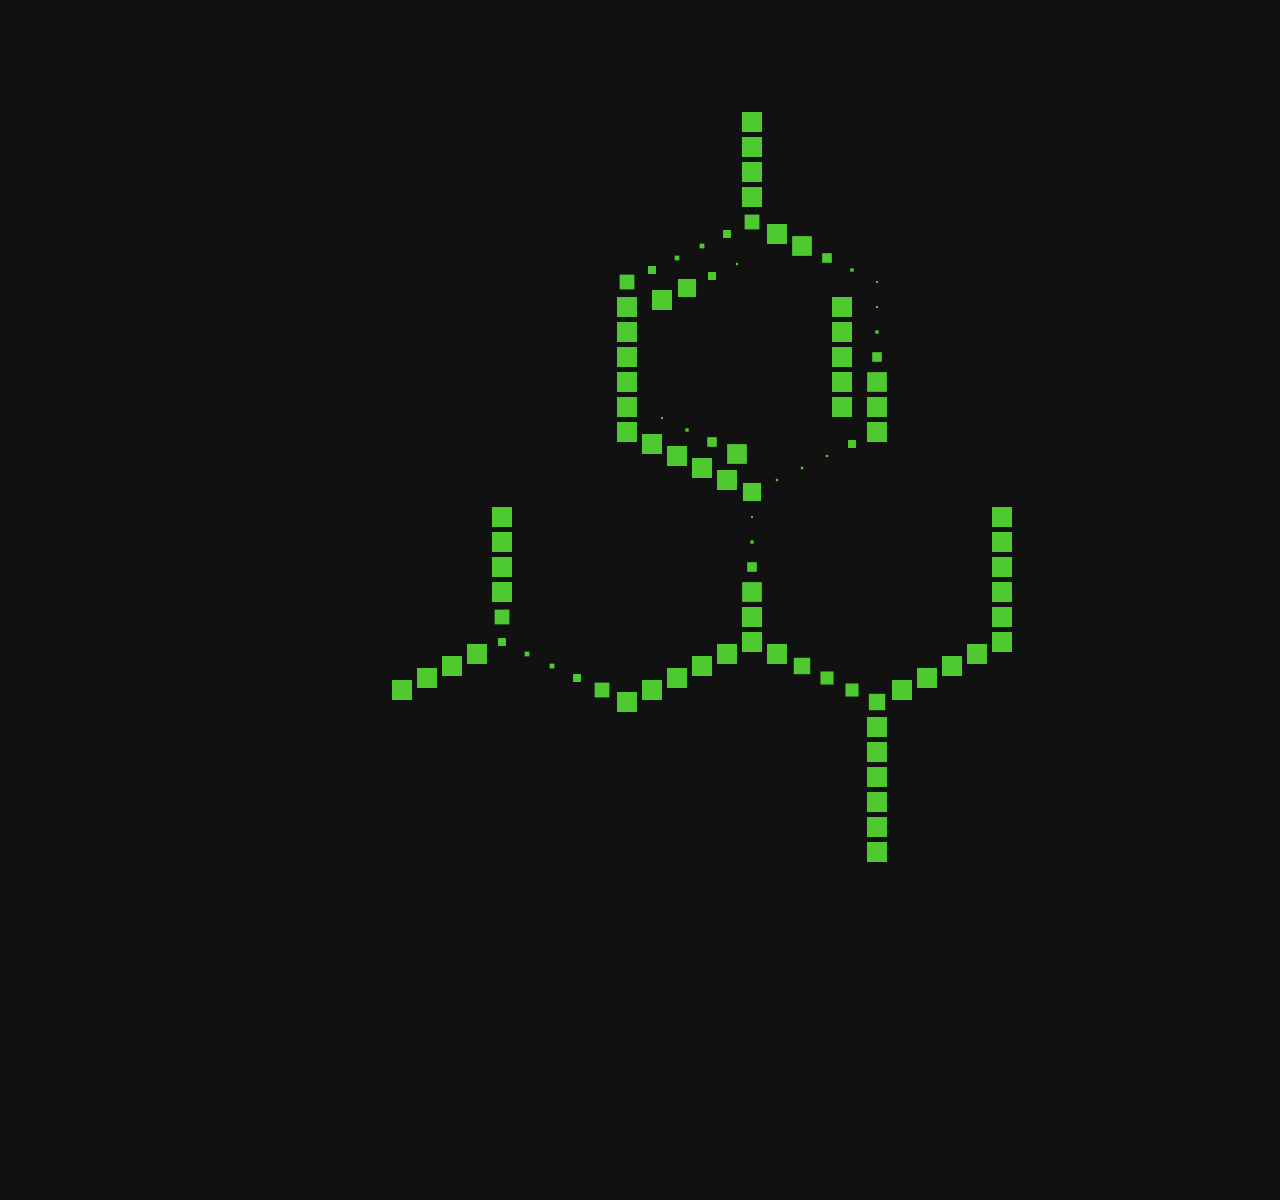
<file: index.html>
<!DOCTYPE html>
<head>
  <meta charset="utf-8">
  <title>Anime_Practice</title>
  <link rel="stylesheet" href="css/styles.css">
  <script src="https://code.jquery.com/jquery-3.5.1.min.js"></script>
  <script src="anime-master/lib/anime.min.js"></script>
</head>
<body>

  <main>
    <div class="wrapper" id="squares">
      <div class="square box1" id="square"></div>
      <div class="square box2"></div>
      <div class="square box3"></div>
      <div class="square box4"></div>
      <div class="square box5"></div>
      <div class="square box6"></div>
      <div class="square box7"></div>
      <div class="square box8"></div>
      <div class="square box9"></div>
      <div class="square box10"></div>
      <div class="square box11"></div>
      <div class="square box12"></div>
      <div class="square box13"></div>
      <div class="square box14"></div>
      <div class="square box15"></div>
      <div class="square box16"></div>
      <div class="square box17"></div>
      <div class="square box18"></div>
      <div class="square box19"></div>
      <div class="square box20"></div>
      <div class="square box21"></div>
      <div class="square box22"></div>
      <div class="square box23"></div>
      <div class="square box24"></div>
      <div class="square box25"></div>
      <div class="square box26"></div>
      <div class="square box27"></div>
      <div class="square box28"></div>
      <div class="square box29"></div>
      <div class="square box30"></div>
      <div class="square box31"></div>
      <div class="square box32"></div>
      <div class="square box33"></div>
      <div class="square box34"></div>
      <div class="square box35"></div>
      <div class="square box36"></div>
      <div class="square box37"></div>
      <div class="square box38"></div>
      <div class="square box39"></div>
      <div class="square box40"></div>
      <div class="square box41"></div>
      <div class="square box42"></div>
      <div class="square box43"></div>
      <div class="square box44"></div>
      <div class="square box45"></div>
      <div class="square box46"></div>
      <div class="square box47"></div>
      <div class="square box48"></div>
      <div class="square box49"></div>
      <div class="square box50"></div>
      <div class="square box51"></div>
      <div class="square box52"></div>
      <div class="square box53"></div>
      <div class="square box54"></div>
      <div class="square box55"></div>
      <div class="square box56"></div>
      <div class="square box57"></div>
      <div class="square box58"></div>
      <div class="square box59"></div>
      <div class="square box60"></div>
      <div class="square box61"></div>
      <div class="square box62"></div>
      <div class="square box63"></div>
      <div class="square box64"></div>
      <div class="square box65"></div>
      <div class="square box66"></div>
      <div class="square box67"></div>
      <div class="square box68"></div>
      <div class="square box69"></div>
      <div class="square box70"></div>
      <div class="square box71"></div>
      <div class="square box72"></div>
      <div class="square box73"></div>
      <div class="square box74"></div>
      <div class="square box76"></div>
      <div class="square box77"></div>
      <div class="square box78"></div>
      <div class="square box79"></div>
      <div class="square box80"></div>
      <div class="square box81"></div>
      <div class="square box82"></div>
      <div class="square box83"></div>
      <div class="square box84"></div>
      <div class="square box85"></div>
      <div class="square box86"></div>
      <div class="square box87"></div>
      <div class="square box88"></div>
      <div class="square box89"></div>
      <div class="square box90"></div>
      <div class="square box91"></div>
      <div class="square box92"></div>
      <div class="square box93"></div>
      <div class="square box94"></div>
      <div class="square box95"></div>
      <div class="square box96"></div>
    </div>
  </main>


  <script src="js/scripts.js"></script>
</body>
</file>
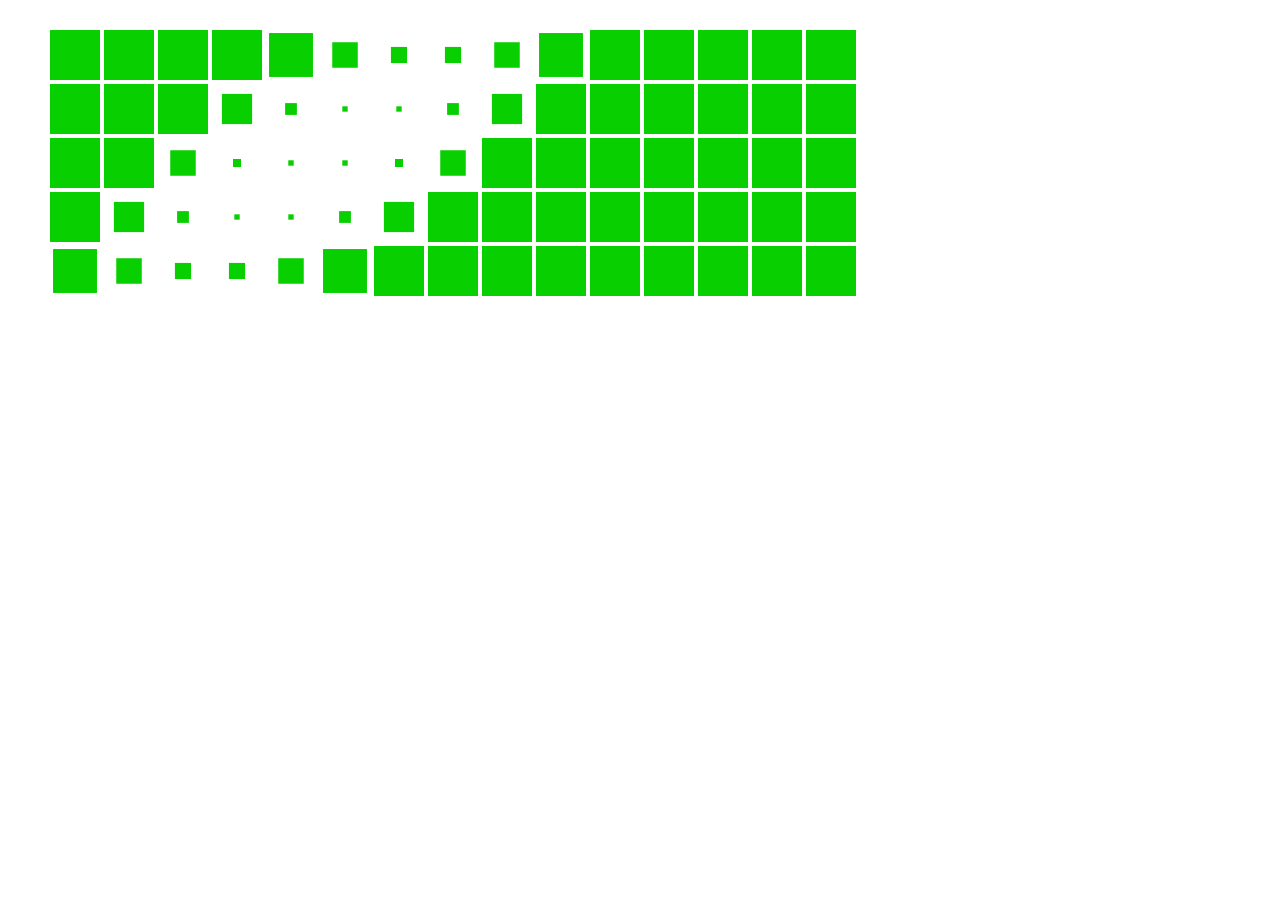
<file: JS＿Anime/index.html>
<!DOCTYPE html>
<head>
  <meta charset="utf-8">
  <title>Anime_Practice</title>
  <link rel="stylesheet" href="css/styles.css">
</head>
<body>

  <div class="wrapper">
    <div class="square"></div>
    <div class="square"></div>
    <div class="square"></div>
    <div class="square"></div>
    <div class="square"></div>
    <div class="square"></div>
    <div class="square"></div>
    <div class="square"></div>
    <div class="square"></div>
    <div class="square"></div>
    <div class="square"></div>
    <div class="square"></div>
    <div class="square"></div>
    <div class="square"></div>
    <div class="square"></div>
    <div class="square"></div>
    <div class="square"></div>
    <div class="square"></div>
    <div class="square"></div>
    <div class="square"></div>
    <div class="square"></div>
    <div class="square"></div>
    <div class="square"></div>
    <div class="square"></div>
    <div class="square"></div>
    <div class="square"></div>
    <div class="square"></div>
    <div class="square"></div>
    <div class="square"></div>
    <div class="square"></div>
    <div class="square"></div>
    <div class="square"></div>
    <div class="square"></div>
    <div class="square"></div>
    <div class="square"></div>
    <div class="square"></div>
    <div class="square"></div>
    <div class="square"></div>
    <div class="square"></div>
    <div class="square"></div>
    <div class="square"></div>
    <div class="square"></div>
    <div class="square"></div>
    <div class="square"></div>
    <div class="square"></div>
    <div class="square"></div>
    <div class="square"></div>
    <div class="square"></div>
    <div class="square"></div>
    <div class="square"></div>
    <div class="square"></div>
    <div class="square"></div>
    <div class="square"></div>
    <div class="square"></div>
    <div class="square"></div>
    <div class="square"></div>
    <div class="square"></div>
    <div class="square"></div>
    <div class="square"></div>
    <div class="square"></div>
    <div class="square"></div>
    <div class="square"></div>
    <div class="square"></div>
    <div class="square"></div>
    <div class="square"></div>
    <div class="square"></div>
    <div class="square"></div>
    <div class="square"></div>
    <div class="square"></div>
    <div class="square"></div>
    <div class="square"></div>
    <div class="square"></div>
    <div class="square"></div>
    <div class="square"></div>
    <div class="square"></div>
  </div>


  <script src="anime-master/lib/anime.min.js"></script>
  <script src="js/scripts.js"></script>
</body>
</file>
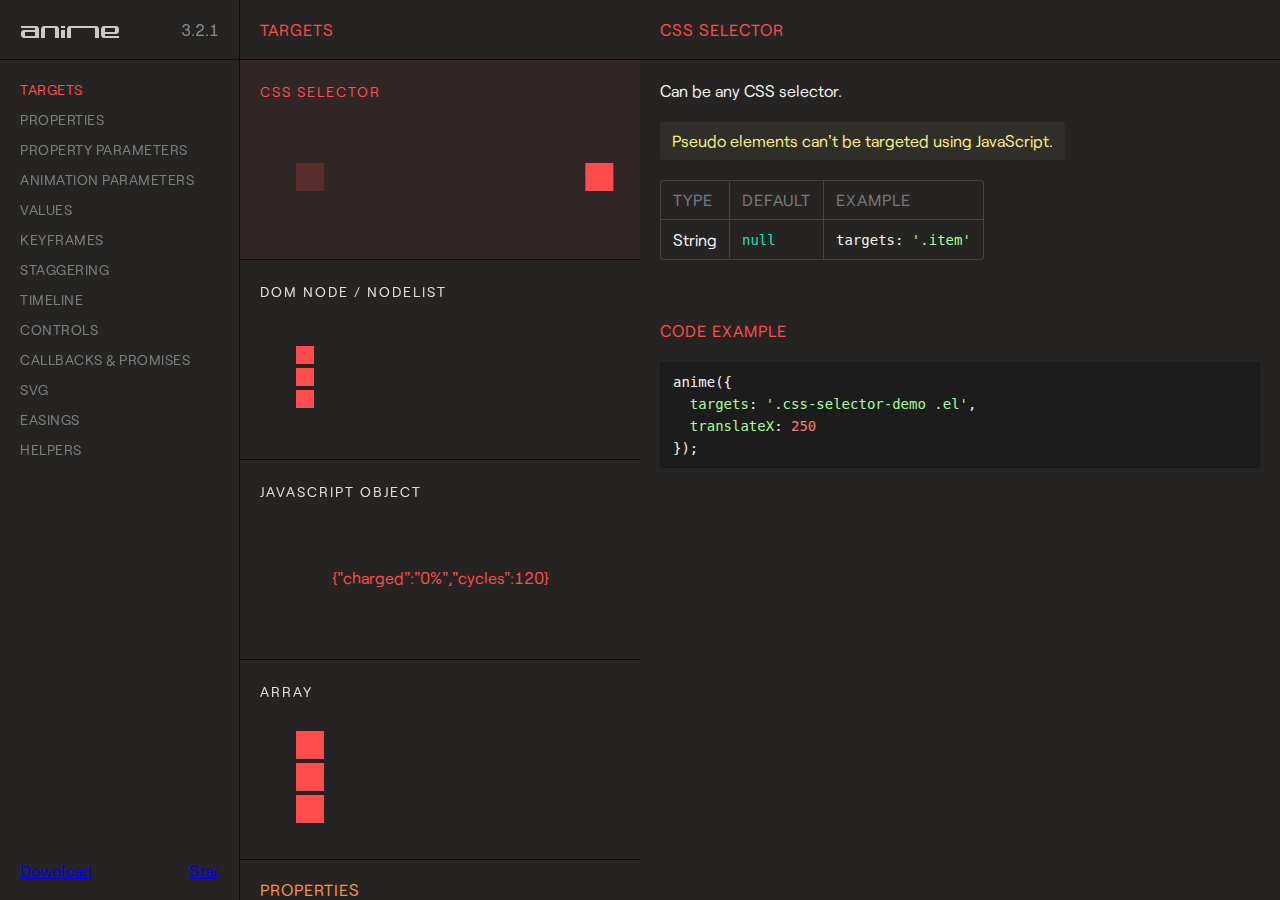
<file: anime-master/documentation/index.html>
<!DOCTYPE html>
<html>
<head>
  <title>Documentation | anime.js</title>
  <meta charset="utf-8">
  <meta name="viewport" content="width=device-width, initial-scale=1, maximum-scale=1">

  <meta property="og:title" content="anime.js">
  <meta property="og:url" content="https://animejs.com">
  <meta property="og:description" content="Javascript animation engine">
  <meta property="og:image" content="https://animejs.com/documentation/assets/img/social-media-image.png">

  <meta name="twitter:card" content="summary_large_image">
  <meta name="twitter:site" content="@juliangarnier">
  <meta name="twitter:creator" content="@juliangarnier">
  <meta name="twitter:title" content="anime.js">
  <meta name="twitter:description" content="Javascript animation engine">
  <meta name="twitter:image" content="https://animejs.com/documentation/assets/img/social-media-image.png">

  <link rel="apple-touch-icon-precomposed" href="assets/img/apple-touch-icon.png">
  <link rel="icon" type="image/png" href="assets/img/favicon.png" >

  <link href="//cloud.typenetwork.com/projects/2160/fontface.css/" rel="stylesheet" type="text/css">

  <link href="assets/css/animejs.css" rel="stylesheet">
  <link href="assets/css/anime-theme.css" rel="stylesheet">
  <link href="assets/css/documentation.css" rel="stylesheet">

  <script src="../lib/anime.min.js"></script>
</head>
<body>
  <div class="content">
    <header class="header">
    <a class="logo" href="https://github.com/juliangarnier/anime/">
      <img class="anime-mini-logo" src="assets/img/anime-mini-logo.svg" />
      <span class="version-number"></span>
    </a>
    </header>
    <section class="pane sidebar">
      <nav class="navigation"></nav>
      <div class="sidebar-info">
        <a class="github-button" href="https://github.com/juliangarnier/anime/archive/master.zip" data-color-scheme="no-preference: dark; light: dark; dark: dark;" data-icon="octicon-cloud-download" aria-label="Download juliangarnier/anime on GitHub">Download</a>
        <a class="github-button" href="https://github.com/juliangarnier/anime" data-color-scheme="no-preference: dark; light: dark; dark: dark;" data-show-count="true" aria-label="Star juliangarnier/anime on GitHub">Star</a>
      </div>
    </section>
    <section class="pane demos">

<!-- TARGETS -->
<article id="targets" class="color-targets">
  <header>
    <h2 class="demos-title">Targets</h2>
  </header>

<div id="cssSelector" class="demo">
  <h3 class="demo-title">CSS Selector</h3>
  <div class="demo-description">
    <p>Can be any CSS selector.</p>
    <p class="bubble warning">Pseudo elements can't be targeted using JavaScript.</p>
    <table>
      <thead>
        <td>Type</td>
        <td>Default</td>
        <td>Example</td>
      </thead>
      <tr>
        <td>String</td>
        <td><code>null</code></td>
        <td><code>targets: '.item'</code></td>
      </tr>
    </table>
  </div>
  <div class="demo-content css-selector-demo">
    <div class="line">
      <div class="square shadow"></div>
      <div class="square el"></div>
    </div>
  </div>
  <script>var cssSelector = function() {
/*DEMO*/
anime({
  targets: '.css-selector-demo .el',
  translateX: 250
});
/*DEMO*/
}
  </script>

</div>

<div id="domNode" class="demo">
  <h3 class="demo-title">DOM Node / NodeList</h3>
  <div class="demo-description">
    <p>
      Can be any DOM Node or NodeList.
    </p>
    <table>
      <thead>
        <td>Type</td>
        <td>Default</td>
        <td>Example</td>
      </thead>
      <tr>
        <td>DOM Node</td>
        <td><code>null</code></td>
        <td><code>targets: el.querySelector('.item')</code></td>
      </tr>
      <tr>
        <td>NodeList</td>
        <td><code>null</code></td>
        <td><code>targets: el.querySelectorAll('.item')</code></td>
      </tr>
    </table>
  </div>
  <div class="demo-content dom-node-demo">
    <div class="line">
      <div class="small square shadow"></div>
      <div class="small square el"></div>
    </div>
    <div class="line">
      <div class="small square shadow"></div>
      <div class="small square el"></div>
    </div>
    <div class="line">
      <div class="small square shadow"></div>
      <div class="small square el"></div>
    </div>
  </div>
  <script>var domNode = function() {
/*DEMO*/
var elements = document.querySelectorAll('.dom-node-demo .el');

anime({
  targets: elements,
  translateX: 270
});
/*DEMO*/
}
  </script>
</div>

<div id="JSobject" class="demo">
  <h3 class="demo-title">JavaScript Object</h3>
  <div class="demo-description">
    <p>
      A JavaScript Object with at least one property containing a numerical value.
    </p>
    <table>
      <thead>
        <td>Type</td>
        <td>Default</td>
        <td>Example</td>
      </thead>
      <tr>
        <td>Object</td>
        <td><code>null</code></td>
        <td><code>targets: myObjectProp</code></td>
      </tr>
    </table>
  </div>
  <div class="demo-content">
    <pre class="battery-log">{"charged":"0%","cycles":120}</pre>
  </div>
  <script>var JSobject = function() {
/*DEMO*/
var logEl = document.querySelector('.battery-log');

var battery = {
  charged: '0%',
  cycles: 120
}

anime({
  targets: battery,
  charged: '100%',
  cycles: 130,
  round: 1,
  easing: 'linear',
  update: function() {
    logEl.innerHTML = JSON.stringify(battery);
  }
});
/*DEMO*/
}
  </script>
<script>
</script>
</div>

<div id="array" class="demo">
  <h3 class="demo-title">Array</h3>
  <div class="demo-description">
    <p>
      An array containing multiple targets.
    </p>
    <p class="bubble info">
      Accepts mixed types. E.g. <code>['.el', domNode, jsObject]</code>
    </p>
    <table>
      <thead>
        <td>Type</td>
        <td>Default</td>
        <td>Example</td>
      </thead>
      <tr>
        <td>Array</td>
        <td><code>null</code></td>
        <td><code>targets: ['.item', el.getElementById('#thing')]</code></td>
      </tr>
    </table>
  </div>
  <div class="demo-content mixed-array-demo">
    <div class="line">
      <div class="square shadow"></div>
      <div class="square el el-01"></div>
    </div>
    <div class="line">
      <div class="square shadow"></div>
      <div class="square el el-02"></div>
    </div>
    <div class="line">
      <div class="square shadow"></div>
      <div class="square el el-03"></div>
    </div>
  </div>
  <script>var array = function() {
/*DEMO*/
var el = document.querySelector('.mixed-array-demo .el-01');

anime({
  targets: [el, '.mixed-array-demo .el-02', '.mixed-array-demo .el-03'],
  translateX: 250
});
/*DEMO*/
}
  </script>

</div>

</article>
<!-- -->

<!-- ANIMATABLE PROPERTIES -->
<article id="properties" class="color-properties">
<header>
  <h2 class="demos-title">Properties</h2>
</header>

<div id="cssProperties" class="demo">
  <h3 class="demo-title">CSS Properties</h3>
  <div class="demo-description">
    <p>
      Any CSS properties can be animated.
    </p>
    <p class="bubble warning">
      Most CSS properties will cause layout changes or repaint, and will result in choppy animation.
      Prioritize opacity and CSS transforms as much as possible.
    </p>
    <p>More details about accepted values in the <a class="color-values" href="#unitlessValue">values</a> section.</p>
    <table>
      <thead>
        <td>Example</td>
        <td>value</td>
      </thead>
      <tr>
        <td><code>opacity</code></td>
        <td><code>.5</code></td>
      </tr>
      <tr>
        <td><code>left</code></td>
        <td><code>'100px'</code></td>
      </tr>
    </table>
  </div>
  <div class="demo-content css-prop-demo">
    <div class="large square shadow"></div>
    <div class="large square el"></div>
  </div>
  <script>var cssProperties = function() {
/*DEMO*/
anime({
  targets: '.css-prop-demo .el',
  left: '240px',
  backgroundColor: '#FFF',
  borderRadius: ['0%', '50%'],
  easing: 'easeInOutQuad'
});
/*DEMO*/
}
  </script>
</div>

<div id="CSStransforms" class="demo">
  <h3 class="demo-title">CSS Transforms</h3>
  <div class="demo-description">
    <p>
      Animate CSS transforms properties individually.
    </p>
    <p class="bubble info">
      It's possible to specify different timing for each transforms properties, more details in the <a class="color-prop-params" href="#specificPropParameters">specific property parameters</a> section.
    </p>
    <p>More details about accepted values in the <a class="color-values" href="#unitlessValue">values</a> section.</p>
    <table>
      <thead>
        <td>Valid properties</td>
        <td>Default unit</td>
      </thead>
      <tr><td><code>'translateX'</code></td><td><code>'px'</code></td></tr>
      <tr><td><code>'translateY'</code></td><td><code>'px'</code></td></tr>
      <tr><td><code>'translateZ'</code></td><td><code>'px'</code></td></tr>
      <tr><td><code>'rotate'</code></td><td><code>'deg'</code></td></tr>
      <tr><td><code>'rotateX'</code></td><td><code>'deg'</code></td></tr>
      <tr><td><code>'rotateY'</code></td><td><code>'deg'</code></td></tr>
      <tr><td><code>'rotateZ'</code></td><td><code>'deg'</code></td></tr>
      <tr><td><code>'scale'</code></td><td><code>—</code></td></tr>
      <tr><td><code>'scaleX'</code></td><td><code>—</code></td></tr>
      <tr><td><code>'scaleY'</code></td><td><code>—</code></td></tr>
      <tr><td><code>'scaleZ'</code></td><td><code>—</code></td></tr>
      <tr><td><code>'skew'</code></td><td><code>'deg'</code></td></tr>
      <tr><td><code>'skewX'</code></td><td><code>'deg'</code></td></tr>
      <tr><td><code>'skewY'</code></td><td><code>'deg'</code></td></tr>
      <tr><td><code>'perspective'</code></td><td><code>'px'</code></td></tr>
    </table>
  </div>
  <div class="demo-content css-transforms-demo">
    <div class="square shadow"></div>
    <div class="square el"></div>
  </div>
  <script>var CSStransforms = function() {
/*DEMO*/
anime({
  targets: '.css-transforms-demo .el',
  translateX: 250,
  scale: 2,
  rotate: '1turn'
});
/*DEMO*/
}
  </script>
</div>

<div id="JSobjProp" class="demo">
  <h3 class="demo-title">Object properties</h3>
  <div class="demo-description">
    <p>
      Any Object property containing a numerical value can be animated.<br>
      More details about accepted values in the <a class="color-values" href="#unitlessValue">values</a> section.
    </p>
    <table>
      <thead>
        <td>Example</td>
        <td>value</td>
      </thead>
      <tr>
        <td><code>prop1</code></td>
        <td><code>50</code></td>
      </tr>
      <tr>
        <td><code>'prop2'</code></td>
        <td><code>'100%'</code></td>
      </tr>
    </table>
  </div>
  <div class="demo-content">
    <pre class="js-object-log">{"prop1":0,"prop2":"0%"}</pre>
  </div>
  <script>var JSobjProp = function() {
/*DEMO*/
var objPropLogEl = document.querySelector('.js-object-log');

var myObject = {
  prop1: 0,
  prop2: '0%'
}

anime({
  targets: myObject,
  prop1: 50,
  prop2: '100%',
  easing: 'linear',
  round: 1,
  update: function() {
    objPropLogEl.innerHTML = JSON.stringify(myObject);
  }
});
/*DEMO*/
}
  </script>
</div>

<div id="domAttr" class="demo">
  <h3 class="demo-title">DOM Attributes</h3>
  <div class="demo-description">
    <p>
      Any DOM Attributes containing a numerical value can be animated.<br>
      More details about accepted values in the <a class="color-values" href="#unitlessValue">values</a> section.
    </p>
    <table>
      <thead>
        <td>Example</td>
        <td>value</td>
      </thead>
      <tr>
        <td><code>value</code></td>
        <td><code>1000</code></td>
      </tr>
      <tr>
        <td><code>volume</code></td>
        <td><code>0</code></td>
      </tr>
      <tr>
        <td><code>data-custom</code></td>
        <td><code>'3 dogs'</code></td>
      </tr>
    </table>
  </div>
  <div class="demo-content dom-attribute-demo">
    <input class="el text-output" value="0"></input>
  </div>
  <script>var domAttr = function() {
/*DEMO*/
anime({
  targets: '.dom-attribute-demo input',
  value: [0, 1000],
  round: 1,
  easing: 'easeInOutExpo'
});
/*DEMO*/
}
  </script>
</div>

<div id="svgAttr" class="demo">
  <h3 class="demo-title">SVG Attributes</h3>
  <div class="demo-description">
    <p>
      Like any other <a class="color-properties" href="#domAttr">DOM attributes</a>, all SVG attributes containing at least one numerical value can be animated.<br>
      More details about accepted values in the <a class="color-values" href="#unitlessValue">values</a> section and SVG animation in the <a class="color-svg" href="#motionPath">SVG</a> section.
    </p>
    <table>
      <thead>
        <td>Example</td>
        <td>value</td>
      </thead>
      <tr>
        <td><code>points</code></td>
        <td><code>'64 68.64 8.574 100 63.446 67.68 64 4 64.554 67.68 119.426 100'</code></td>
      </tr>
      <tr>
        <td><code>scale</code></td>
        <td><code>1</code></td>
      </tr>
      <tr>
        <td><code>baseFrequency</code></td>
        <td><code>0</code></td>
      </tr>
    </table>
  </div>
  <div class="demo-content align-center svg-attributes-demo">
<svg width="128" height="128" viewBox="0 0 128 128">
  <filter id="displacementFilter">
    <feTurbulence type="turbulence" baseFrequency=".05" numOctaves="2" result="turbulence"/>
    <feDisplacementMap in2="turbulence" in="SourceGraphic" scale="15" xChannelSelector="R" yChannelSelector="G"/>
  </filter>
  <polygon points="64 68.64 8.574 100 63.446 67.68 64 4 64.554 67.68 119.426 100" style="filter: url(#displacementFilter)" fill="currentColor"/>
</svg>
  </div>
  <script>var svgAttr = function() {
  // Needed to reset demo
  var polyEl = document.querySelector('.svg-attributes-demo polygon');
  var feTurbulenceEl = document.querySelector('feTurbulence');
  var feDisplacementMap = document.querySelector('feDisplacementMap');
  polyEl.setAttribute('points', '64 68.64 8.574 100 63.446 67.68 64 4 64.554 67.68 119.426 100');
  feTurbulenceEl.setAttribute('baseFrequency', '.05');
  feDisplacementMap.setAttribute('scale', '15');
/*DEMO*/
anime({
  targets: ['.svg-attributes-demo polygon', 'feTurbulence', 'feDisplacementMap'],
  points: '64 128 8.574 96 8.574 32 64 0 119.426 32 119.426 96',
  baseFrequency: 0,
  scale: 1,
  loop: true,
  direction: 'alternate',
  easing: 'easeInOutExpo'
});
/*DEMO*/
}
  </script>

</div>

</article>
<!-- -->

<!-- PROPERTY PARAMETERS -->
<article id="propertyParameters" class="color-prop-params">
  <header>
    <h2 class="demos-title">Property parameters</h2>
  </header>

<div id="duration" class="demo">
  <h3 class="demo-title">Duration</h3>
  <div class="demo-description">
    <p>
      Defines the duration in milliseconds of the animation.
    </p>
    <table>
      <thead>
        <td>Type</td>
        <td>Default</td>
        <td>Example</td>
      </thead>
      <tr>
        <td>Number</td>
        <td><code>1000</code></td>
        <td><code>3000</code></td>
      </tr>
      <tr>
        <td>anime.stagger</td>
        <td>See <a class="color-staggering" href="#staggeringBasics">staggering</a> section</td>
        <td><code>anime.stagger(150)</code></td>
      </tr>
      <tr>
        <td>Function</td>
        <td>See <a class="color-prop-params" href="#functionBasedParameters">function based parameters</a> section</td>
        <td><code>(el, i) => i * 150</code></td>
      </tr>
    </table>
  </div>
  <div class="demo-content duration-demo">
    <div class="label">3000 ms</div>
    <div class="square shadow"></div>
    <div class="square el"></div>
  </div>
  <script>var duration = function() {
/*DEMO*/
anime({
  targets: '.duration-demo .el',
  translateX: 250,
  duration: 3000
});
/*DEMO*/
}
  </script>
</div>

<div id="delay" class="demo">
  <h3 class="demo-title">Delay</h3>
  <div class="demo-description">
    <p>
      Defines the delay in milliseconds of the animation.
    </p>
    <table>
      <thead>
        <td>Type</td>
        <td>Default</td>
        <td>Example</td>
      </thead>
      <tr>
        <td>Number</td>
        <td><code>0</code></td>
        <td><code>1000</code></td>
      </tr>
      <tr>
        <td>anime.stagger</td>
        <td>See <a class="color-staggering" href="#staggeringBasics">staggering</a> section</td>
        <td><code>anime.stagger(150)</code></td>
      </tr>
      <tr>
        <td>Function</td>
        <td>See <a class="color-prop-params" href="#functionBasedParameters">function based parameters</a> section</td>
        <td><code>(el, i) => i * 150</code></td>
      </tr>
    </table>
  </div>
  <div class="demo-content delay-demo">
    <div class="label">1000 ms</div>
    <div class="square shadow"></div>
    <div class="square el"></div>
  </div>
  <script>var delay = function() {
/*DEMO*/
anime({
  targets: '.delay-demo .el',
  translateX: 250,
  delay: 1000
});
/*DEMO*/
}
  </script>
</div>

<div id="endDelay" class="demo">
  <h3 class="demo-title">end delay</h3>
  <div class="demo-description">
    <p>
      Adds some extra time in milliseconds at the end of the animation.
    </p>
    <table>
      <thead>
        <td>Type</td>
        <td>Default</td>
        <td>Example</td>
      </thead>
      <tr>
        <td>Number</td>
        <td><code>0</code></td>
        <td><code>1000</code></td>
      </tr>
      <tr>
        <td>anime.stagger</td>
        <td>See <a class="color-staggering" href="#staggeringBasics">staggering</a> section</td>
        <td><code>anime.stagger(150)</code></td>
      </tr>
      <tr>
        <td>Function</td>
        <td>See <a class="color-prop-params" href="#functionBasedParameters">function based parameters</a> section</td>
        <td><code>(el, i) => i * 150</code></td>
      </tr>
    </table>
  </div>
  <div class="demo-content end-delay-demo">
    <div class="label">1000 ms</div>
    <div class="square shadow"></div>
    <div class="square el"></div>
  </div>
  <script>var endDelay = function() {
/*DEMO*/
anime({
  targets: '.end-delay-demo .el',
  translateX: 250,
  endDelay: 1000,
  direction: 'alternate'
});
/*DEMO*/
}
  </script>

</div>

<div id="easing" class="demo">
  <h3 class="demo-title">Easing</h3>
  <div class="demo-description">
    <p>
      Defines the timing function of the animation.
    </p>
    <p class="bubble info">
      Check out the <a class="color-easings" href="#linearEasing">easings</a> section for a complete list of available easing and parameters.
    </p>
    <table>
      <thead>
        <td>Type</td>
        <td>Default</td>
        <td>Example</td>
      </thead>
      <tr>
        <td>String</td>
        <td><code>'easeOutElastic(1, .5)'</code></td>
        <td><code>easing: 'easeInOutQuad'</code></td>
      </tr>
    </table>
  </div>
  <div class="demo-content easing-demo">
    <div class="label">easeInOutExpo</div>
    <div class="square shadow"></div>
    <div class="square el"></div>
  </div>
  <script>var easing = function() {
/*DEMO*/
anime({
  targets: '.easing-demo .el',
  translateX: 250,
  easing: 'easeInOutExpo'
});
/*DEMO*/
}
  </script>

</div>

<div id="round" class="demo">
  <h3 class="demo-title">Round</h3>
  <div class="demo-description">
    <p>
      Rounds up the value to x decimals.
    </p>
    <table>
      <thead>
        <td>Type</td>
        <td>Default</td>
        <td>Example</td>
      </thead>
      <tr>
        <td>Number</td>
        <td><code>0</code></td>
        <td><code>round: 10</code></td>
      </tr>
    </table>
  </div>
  <div class="demo-content">
    <pre class="round-log">0</pre>
  </div>
  <script>var round = function() {
/*DEMO*/
var roundLogEl = document.querySelector('.round-log');

anime({
  targets: roundLogEl,
  innerHTML: [0, 10000],
  easing: 'linear',
  round: 10 // Will round the animated value to 1 decimal
});
/*DEMO*/
}
  </script>
</div>

<div id="specificPropParameters" class="demo">
  <h3 class="demo-title">Specific property parameters</h3>
  <div class="demo-description">
    <p>
      Defines specific parameters to each property of the animation using an Object as value.<br>
      Other properties that aren't specified in the Object are inheritted from the main animation.
    </p>
    <table>
      <thead>
        <td>Type</td>
        <td>Example</td>
      </thead>
      <tr>
        <td>Object</td>
<td><code>rotate: {
  value: 360,
  duration: 1800,
  easing: 'easeInOutSine'
}</code></td>
      </tr>
    </table>
  </div>
  <div class="demo-content specific-prop-params-demo">
    <div class="square shadow"></div>
    <div class="square el"></div>
  </div>
  <script>var specificPropParameters = function() {
/*DEMO*/
anime({
  targets: '.specific-prop-params-demo .el',
  translateX: {
    value: 250,
    duration: 800
  },
  rotate: {
    value: 360,
    duration: 1800,
    easing: 'easeInOutSine'
  },
  scale: {
    value: 2,
    duration: 1600,
    delay: 800,
    easing: 'easeInOutQuart'
  },
  delay: 250 // All properties except 'scale' inherit 250ms delay
});
/*DEMO*/
}
  </script>

</div>

<div id="functionBasedParameters" class="demo">
  <h3 class="demo-title">Function based parameters</h3>
  <div class="demo-description">
    <p>
      Get different values for every target and property of the animation.
    </p>
    <p>
      The function accepts 3 arguments:
    </p>
    <table>
      <thead>
        <td>Arguments</td>
        <td>Infos</td>
      </thead>
      <tr>
        <td><code>target</code></td>
        <td>The curent animated targeted element</td>
      </tr>
      <tr>
        <td><code>index</code></td>
        <td>The index of the animated targeted element</td>
      </tr>
      <tr>
        <td><code>targetsLength</code></td>
        <td>The total number of animated targets</td>
      </tr>
    </table>
    <p class="bubble info">
      See <a class="color-staggering" href="#staggeringBasics">staggering</a> section for easier values manipulation.
    </p>
  </div>
  <div class="demo-content function-based-params-demo">
    <div class="line">
      <div class="small label">delay = 0 * 100</div>
      <div class="small square shadow"></div>
      <div class="small square el"></div>
    </div>
    <div class="line">
      <div class="small label">delay = 1 * 100</div>
      <div class="small square shadow"></div>
      <div class="small square el"></div>
    </div>
    <div class="line">
      <div class="small label">delay = 2 * 100</div>
      <div class="small square shadow"></div>
      <div class="small square el"></div>
    </div>
  </div>
  <script>var functionBasedParameters = function() {
/*DEMO*/
anime({
  targets: '.function-based-params-demo .el',
  translateX: 270,
  direction: 'alternate',
  loop: true,
  delay: function(el, i, l) {
    return i * 100;
  },
  endDelay: function(el, i, l) {
    return (l - i) * 100;
  }
});
/*DEMO*/
}
  </script>

</div>

</article>
<!-- -->

<!-- ANIMATION PARAMETERS -->
<article id="animationParameters" class="color-anim-params">
  <header>
    <h2 class="demos-title">Animation parameters</h2>
  </header>

<div id="direction" class="demo">
  <h3 class="demo-title">Direction</h3>
  <div class="demo-description">
    <p>
      Defines the direction of the animation.
    </p>
    <table>
      <thead>
        <td>Accepts</td>
        <td>Infos</td>
      </thead>
      <tr>
        <td><code>'normal'</code></td>
        <td>Animation progress goes from 0 to 100%</td>
      </tr>
      <tr>
        <td><code>'reverse'</code></td>
        <td>Animation progress goes from 100% to 0%</td>
      </tr>
      <tr>
        <td><code>'alternate'</code></td>
        <td>Animation progress goes from 0% to 100% then goes back to 0%</td>
      </tr>
    </table>
  </div>
  <div class="demo-content">
    <div class="line">
      <div class="label">normal</div>
      <div class="square shadow"></div>
      <div class="square el dir-normal"></div>
    </div>
    <div class="line">
      <div class="label">reverse</div>
      <div class="square shadow"></div>
      <div class="square el dir-reverse"></div>
    </div>
    <div class="line">
      <div class="label">alternate</div>
      <div class="square shadow"></div>
      <div class="square el dir-alternate"></div>
    </div>
  </div>
  <script>var direction = function() {
/*DEMO*/
anime({
  targets: '.dir-normal',
  translateX: 250,
  easing: 'easeInOutSine'
});

anime({
  targets: '.dir-reverse',
  translateX: 250,
  direction: 'reverse',
  easing: 'easeInOutSine'
});

anime({
  targets: '.dir-alternate',
  translateX: 250,
  direction: 'alternate',
  easing: 'easeInOutSine'
});
/*DEMO*/
}
  </script>

</div>

<div id="loop" class="demo">
  <h3 class="demo-title">Loop</h3>
  <div class="demo-description">
    <p>
      Defines the number of iterations of your animation.
    </p>
    <table>
      <thead>
        <td>Accepts</td>
        <td>Infos</td>
      </thead>
      <tr>
        <td><code>Number</code></td>
        <td>The number of iterations</td>
      </tr>
      <tr>
        <td><code>true</code></td>
        <td>Loop indefinitely</td>
      </tr>
    </table>
  </div>
  <div class="demo-content">
    <div class="line">
      <div class="small label">normal 3 times</div>
      <div class="small square shadow"></div>
      <div class="small square el loop"></div>
    </div>
    <div class="line">
      <div class="small label">reverse 3 times</div>
      <div class="small square shadow"></div>
      <div class="small square el loop-reverse"></div>
    </div>
    <div class="line">
      <div class="small label">alternate 3 times</div>
      <div class="small square shadow"></div>
      <div class="small square el loop-alternate"></div>
    </div>
    <div class="line">
      <div class="small label">normal inifinite</div>
      <div class="small square shadow"></div>
      <div class="small square el loop-infinity"></div>
    </div>
    <div class="line">
      <div class="small label">inifinite reverse</div>
      <div class="small square shadow"></div>
      <div class="small square el loop-reverse-infinity"></div>
    </div>
    <div class="line">
      <div class="small label">inifinite alternate</div>
      <div class="small square shadow"></div>
      <div class="small square el loop-alternate-infinity"></div>
    </div>
  </div>
  <script>var loop = function() {
/*DEMO*/
anime({
  targets: '.loop',
  translateX: 270,
  loop: 3,
  easing: 'easeInOutSine'
});

anime({
  targets: '.loop-infinity',
  translateX: 270,
  loop: true,
  easing: 'easeInOutSine'
});

anime({
  targets: '.loop-reverse',
  translateX: 270,
  loop: 3,
  direction: 'reverse',
  easing: 'easeInOutSine'
});

anime({
  targets: '.loop-reverse-infinity',
  translateX: 270,
  direction: 'reverse',
  loop: true,
  easing: 'easeInOutSine'
});

anime({
  targets: '.loop-alternate',
  translateX: 270,
  loop: 3,
  direction: 'alternate',
  easing: 'easeInOutSine'
});

anime({
  targets: '.loop-alternate-infinity',
  translateX: 270,
  direction: 'alternate',
  loop: true,
  easing: 'easeInOutSine'
});
/*DEMO*/
}
  </script>
</div>

<div id="autoplay" class="demo">
  <h3 class="demo-title">Autoplay</h3>
  <div class="demo-description">
    <p>
      Defines if the animation should automatically starts or not.
    </p>
    <table>
      <thead>
        <td>Accepts</td>
        <td>Infos</td>
      </thead>
      <tr>
        <td><code>true</code></td>
        <td>Automatically starts the animation</td>
      </tr>
      <tr>
        <td><code>false</code></td>
        <td>Animation is paused by default</td>
      </tr>
    </table>
  </div>
  <div class="demo-content">
    <div class="line">
      <div class="label">autoplay: true</div>
      <div class="square shadow"></div>
      <div class="square el autoplay-true"></div>
    </div>
    <div class="line">
      <div class="label">autoplay: false</div>
      <div class="square shadow"></div>
      <div class="square el autoplay-false"></div>
    </div>
  </div>
  <script>var autoplay = function() {
/*DEMO*/
anime({
  targets: '.autoplay-true',
  translateX: 250,
  autoplay: true,
  easing: 'easeInOutSine'
});

anime({
  targets: '.autoplay-false',
  translateX: 250,
  autoplay: false,
  easing: 'easeInOutSine'
});
/*DEMO*/
}
  </script>
</div>

</article>
<!-- -->

<!-- VALUES -->
<article id="values" class="color-values">
<header>
  <h2 class="demos-title">Values</h2>
</header>

<div id="unitlessValue" class="demo">
  <h3 class="demo-title">Unitless</h3>
  <div class="demo-description">
    <p>
      If the original value has a unit, it will be automatically added to the animated value.
    </p>
    <table>
      <thead>
        <td>Type</td>
        <td>Example</td>
      </thead>
      <tr>
        <td>Number</td>
        <td><code>translateX: 250</code></td>
      </tr>
    </table>
  </div>
  <div class="demo-content unitless-values-demo">
    <div class="circle shadow"></div>
    <div class="circle el"></div>
  </div>
  <script>var unitlessValue = function() {
/*DEMO*/
anime({
  targets: '.unitless-values-demo .el',
  translateX: 250, // -> '250px'
  rotate: 540 // -> '540deg'
});
/*DEMO*/
}
  </script>

</div>

<div id="specificUnitValue" class="demo">
  <h3 class="demo-title">Specific unit</h3>
  <div class="demo-description">
    <p>
      Forces the animation to use a certain unit and will automatically convert the initial target value.
    </p>
    <p class="bubble warning">
      Conversion accuracy can vary depending of the unit used.<br>
      You can also define the initial value of the animation directly using an array, see the <a href="#fromToValues" class="color-values">from to values</a> section.
    </p>
    <table>
      <thead>
        <td>Type</td>
        <td>Example</td>
      </thead>
      <tr>
        <td>String</td>
        <td><code>width: '100%'</code></td>
      </tr>
    </table>
  </div>
  <div class="demo-content specific-unit-values-demo">
    <div class="square shadow"></div>
    <div class="square el"></div>
  </div>
  <script>var specificUnitValue = function() {
/*DEMO*/
anime({
  targets: '.specific-unit-values-demo .el',
  width: '100%', // -> from '28px' to '100%',
  easing: 'easeInOutQuad',
  direction: 'alternate',
  loop: true
});
/*DEMO*/
}
  </script>

</div>

<div id="relativeValues" class="demo">
  <h3 class="demo-title">Relative</h3>
  <div class="demo-description">
    <p>
      Adds, substracts or multiplies the original value.
    </p>
    <table>
      <thead>
        <td>Accepts</td>
        <td>Effect</td>
        <td>Example</td>
      </thead>
      <tr>
        <td><code>'+='</code></td>
        <td>Add</td>
        <td><code>'+=100'</code></td>
      </tr>
      <tr>
        <td><code>'-='</code></td>
        <td>Substract</td>
        <td><code>'-=2turn'</code></td>
      </tr>
      <tr>
        <td><code>'*='</code></td>
        <td>Multiply</td>
        <td><code>'*=10'</code></td>
      </tr>
    </table>
  </div>
  <div class="demo-content">
    <div class="circle shadow"></div>
    <div class="circle el relative-values"></div>
  </div>
  <script>var relativeValues = function() {
/*DEMO*/
var relativeEl = document.querySelector('.el.relative-values');
relativeEl.style.transform = 'translateX(100px)';

anime({
  targets: '.el.relative-values',
  translateX: {
    value: '*=2.5', // 100px * 2.5 = '250px'
    duration: 1000
  },
  width: {
    value: '-=20px', // 28 - 20 = '8px'
    duration: 1800,
    easing: 'easeInOutSine'
  },
  rotate: {
    value: '+=2turn', // 0 + 2 = '2turn'
    duration: 1800,
    easing: 'easeInOutSine'
  },
  direction: 'alternate'
});
/*DEMO*/
}
  </script>

</div>

<div id="colors" class="demo">
  <h3 class="demo-title">Colors</h3>
  <div class="demo-description">
    <p>
      <i>anime.js</i> accepts and converts Hexadecimal, RGB, RGBA, HSL, and HSLA color values.
    </p>
    <p class="bubble warning">
      CSS color codes ( e.g. : <code>'red', 'yellow', 'aqua'</code> ) are not supported.
    </p>
    <table>
      <thead>
        <td>Accepts</td>
        <td>Example</td>
      </thead>
      <tr>
        <td>Hexadecimal</td>
        <td><code>'#FFF'</code> or <code>'#FFFFFF'</code></td>
      </tr>
      <tr>
        <td>RGB</td>
        <td><code>'rgb(255, 255, 255)'</code></td>
      </tr>
      <tr>
        <td>RGBA</td>
        <td><code>'rgba(255, 255, 255, .2)'</code></td>
      </tr>
      <tr>
        <td>HSL</td>
        <td><code>'hsl(0, 100%, 100%)'</code></td>
      </tr>
      <tr>
        <td>HSLA</td>
        <td><code>'hsla(0, 100%, 100%, .2)'</code></td>
      </tr>
    </table>
  </div>
  <div class="demo-content colors-demo">
    <div class="line">
      <div class="small label">HEX</div>
      <div class="small circle shadow"></div>
      <div class="small circle el color-hex"></div>
    </div>
    <div class="line">
      <div class="small label">RGB</div>
      <div class="small circle shadow"></div>
      <div class="small circle el color-rgb"></div>
    </div>
    <div class="line">
      <div class="small label">HSL</div>
      <div class="small circle shadow"></div>
      <div class="small circle el color-hsl"></div>
    </div>
    <div class="line">
      <div class="small label">RGBA</div>
      <div class="small circle shadow"></div>
      <div class="small circle el color-rgba"></div>
    </div>
    <div class="line">
      <div class="small label">HSLA</div>
      <div class="small circle shadow"></div>
      <div class="small circle el color-hsla"></div>
    </div>
  </div>
  <script>var colors = function() {
/*DEMO*/
var colorsExamples = anime.timeline({
  endDelay: 1000,
  easing: 'easeInOutQuad',
  direction: 'alternate',
  loop: true
})
.add({ targets: '.color-hex',  background: '#FFF' }, 0)
.add({ targets: '.color-rgb',  background: 'rgb(255,255,255)' }, 0)
.add({ targets: '.color-hsl',  background: 'hsl(0, 100%, 100%)' }, 0)
.add({ targets: '.color-rgba', background: 'rgba(255,255,255, .2)' }, 0)
.add({ targets: '.color-hsla', background: 'hsla(0, 100%, 100%, .2)' }, 0)
.add({ targets: '.colors-demo .el', translateX: 270 }, 0);
/*DEMO*/
}
  </script>

</div>

<div id="fromToValues" class="demo">
  <h3 class="demo-title">From To</h3>
  <div class="demo-description">
    <p>
      Forces the animation to start at a specified value.
    </p>
    <table>
      <thead>
        <td>Type</td>
        <td>Example</td>
      </thead>
      <tr>
        <td><code>Array</code></td>
        <td><code>['50%', '100%']</code></td>
      </tr>
    </table>
  </div>
  <div class="demo-content">
    <div class="circle shadow"></div>
    <div class="circle el from-to-values"></div>
  </div>
  <script>var fromToValues = function() {
/*DEMO*/
anime({
  targets: '.el.from-to-values',
  translateX: [100, 250], // from 100 to 250
  delay: 500,
  direction: 'alternate',
  loop: true
});
/*DEMO*/
}
  </script>

</div>

<div id="functionBasedPropVal" class="demo">
  <h3 class="demo-title">Function based values</h3>
  <div class="demo-description">
    <p>
      Get different values for every target and property of the animation.
    </p>
    <p>
      The function accepts 3 arguments:
    </p>
    <table>
      <thead>
        <td>Arguments</td>
        <td>Infos</td>
      </thead>
      <tr>
        <td><code>target</code></td>
        <td>The curently animated targeted element</td>
      </tr>
      <tr>
        <td><code>index</code></td>
        <td>The index of the animated targeted element</td>
      </tr>
      <tr>
        <td><code>targetsLength</code></td>
        <td>The total number of animated targets</td>
      </tr>
    </table>
  </div>
  <div class="demo-content function-based-values-demo">
    <div class="line">
      <div class="small circle shadow"></div>
      <div data-x="170" class="small circle el"></div>
    </div>
    <div class="line">
      <div class="small circle shadow"></div>
      <div data-x="80" class="small circle el"></div>
    </div>
    <div class="line">
      <div class="small circle shadow"></div>
      <div data-x="270" class="small circle el"></div>
    </div>
  </div>
  <script>var functionBasedPropVal = function() {
/*DEMO*/
anime({
  targets: '.function-based-values-demo .el',
  translateX: function(el) {
    return el.getAttribute('data-x');
  },
  translateY: function(el, i) {
    return 50 + (-50 * i);
  },
  scale: function(el, i, l) {
    return (l - i) + .25;
  },
  rotate: function() { return anime.random(-360, 360); },
  borderRadius: function() { return ['50%', anime.random(10, 35) + '%']; },
  duration: function() { return anime.random(1200, 1800); },
  delay: function() { return anime.random(0, 400); },
  direction: 'alternate',
  loop: true
});
/*DEMO*/
}
  </script>

</div>

</article>
<!-- -->

<!-- KEYFRAMES -->
<article id="keyframes" class="color-keyframes">
<header>
  <h2 class="demos-title">Keyframes</h2>
</header>

<div id="animationKeyframes" class="demo">
  <h3 class="demo-title">Animation keyframes</h3>
  <div class="demo-description">
    <p>
      Animation keyframes are defined using an Array, within the <code>keyframes</code> property.
    </p>
    <p class="bubble info">
      If there is no duration specified inside the keyframes, each keyframe duration will be equal to the animation's total duration divided by the number of keyframes.
    </p>
    <table>
      <thead>
        <td>Type</td>
        <td>Example</td>
      </thead>
      <tr>
        <td><code>Array</code></td>
        <td><code>[
  {value: 100, easing: 'easeOutExpo'},
  {value: 200, delay: 500},
  {value: 300, duration: 1000}
]</code></td>
      </tr>
    </table>
  </div>
  <div class="demo-content animation-keyframes-demo">
    <div class="circle shadow"></div>
    <div class="circle el keyframes"></div>
  </div>
  <script>var animationKeyframes = function() {
/*DEMO*/
anime({
  targets: '.animation-keyframes-demo .el',
  keyframes: [
    {translateY: -40},
    {translateX: 250},
    {translateY: 40},
    {translateX: 0},
    {translateY: 0}
  ],
  duration: 4000,
  easing: 'easeOutElastic(1, .8)',
  loop: true
});
/*DEMO*/
}
  </script>
</div>

<div id="propertyKeyframes" class="demo">
  <h3 class="demo-title">Property keyframes</h3>
  <div class="demo-description">
    <p>
      Similar to <a class="color-keyframes" href="#animationKeyframes">animation keyframes</a>, property keyframes are defined using an Array of property Object. Property keyframes allow overlapping animations since each property have its own keyframes array.
    </p>
    <p class="bubble info">
      If there is no duration specified inside the keyframes, each keyframe duration will be equal to the animation's total duration divided by the number of keyframes.
    </p>
    <table>
      <thead>
        <td>Type</td>
        <td>Example</td>
      </thead>
      <tr>
        <td><code>Array</code></td>
        <td><code>[
  {value: 100, easing: 'easeOutExpo'},
  {value: 200, delay: 500},
  {value: 300, duration: 1000}
]</code></td>
      </tr>
    </table>
  </div>
  <div class="demo-content property-keyframes-demo">
    <div class="circle shadow"></div>
    <div class="circle el keyframes"></div>
  </div>
  <script>var propertyKeyframes = function() {
/*DEMO*/
anime({
  targets: '.property-keyframes-demo .el',
  translateX: [
    { value: 250, duration: 1000, delay: 500 },
    { value: 0, duration: 1000, delay: 500 }
  ],
  translateY: [
    { value: -40, duration: 500 },
    { value: 40, duration: 500, delay: 1000 },
    { value: 0, duration: 500, delay: 1000 }
  ],
  scaleX: [
    { value: 4, duration: 100, delay: 500, easing: 'easeOutExpo' },
    { value: 1, duration: 900 },
    { value: 4, duration: 100, delay: 500, easing: 'easeOutExpo' },
    { value: 1, duration: 900 }
  ],
  scaleY: [
    { value: [1.75, 1], duration: 500 },
    { value: 2, duration: 50, delay: 1000, easing: 'easeOutExpo' },
    { value: 1, duration: 450 },
    { value: 1.75, duration: 50, delay: 1000, easing: 'easeOutExpo' },
    { value: 1, duration: 450 }
  ],
  easing: 'easeOutElastic(1, .8)',
  loop: true
});
/*DEMO*/
}
  </script>
</div>

</article>
<!-- -->

<!-- STAGGERING -->
<article id="staggering" class="color-staggering">
<header>
  <h2 class="demos-title">Staggering</h2>
</header>

<div id="staggeringBasics" class="demo">
  <h3 class="demo-title">Staggering basics</h3>
  <div class="demo-description">
    <p>
      Staggering allows you to animate multiple elements with <a href="https://en.wikipedia.org/wiki/Follow_through_and_overlapping_action">follow through and overlapping action</a>.
    </p>
    <pre><code>anime.stagger(value, options)</code></pre>
    <table>
      <thead>
        <td>Arguments</td>
        <td>Type</td>
        <td>Info</td>
        <td>Required</td>
      </thead>
      <tr>
        <td>Value</td>
        <td><code>Number</code>, <code>String</code>, <code>Array</code></td>
        <td>The manipulated value(s)</td>
        <td>Yes</td>
      </tr>
      <tr>
        <td>Options</td>
        <td><code>Object</code></td>
        <td>Stagger parameters</td>
        <td>No</td>
      </tr>
    </table>
  </div>
  <div class="demo-content basic-staggering-demo">
    <div class="line">
      <div class="label">delay = (100 * 0) ms</div>
      <div class="small square shadow"></div>
      <div class="small square el"></div>
    </div>
    <div class="line">
      <div class="label">delay = (100 * 1) ms</div>
      <div class="small square shadow"></div>
      <div class="small square el"></div>
    </div>
    <div class="line">
      <div class="label">delay = (100 * 2) ms</div>
      <div class="small square shadow"></div>
      <div class="small square el"></div>
    </div>
    <div class="line">
      <div class="label">delay = (100 * 3) ms</div>
      <div class="small square shadow"></div>
      <div class="small square el"></div>
    </div>
    <div class="line">
      <div class="label">delay = (100 * 4) ms</div>
      <div class="small square shadow"></div>
      <div class="small square el"></div>
    </div>
    <div class="line">
      <div class="label">delay = (100 * 5) ms</div>
      <div class="small square shadow"></div>
      <div class="small square el"></div>
    </div>
  </div>
  <script>var staggeringBasics = function() {
/*DEMO*/
anime({
  targets: '.basic-staggering-demo .el',
  translateX: 270,
  delay: anime.stagger(100) // increase delay by 100ms for each elements.
});
/*DEMO*/
}
  </script>
</div>

<div id="staggeringStartValue" class="demo">
  <h3 class="demo-title">Start value</h3>
  <div class="demo-description">
    <p>
      Starts the staggering effect from a specific value.
    </p>
    <pre><code>anime.stagger(value, {start: startValue})</code></pre>
    <table>
      <thead>
        <td>Types</td>
        <td>Info</td>
      </thead>
      <tr>
        <td><code>Number</code>, <code>String</code>
        <td>Same as propety values, see <a href="#unitlessValue" class="color-values">values section</a></td>
      </tr>
    </table>
  </div>
  <div class="demo-content staggering-start-value-demo">
    <div class="line">
      <div class="label">delay = 500 + (100 * 0) ms</div>
      <div class="small square shadow"></div>
      <div class="small square el"></div>
    </div>
    <div class="line">
      <div class="label">delay = 500 + (100 * 1) ms</div>
      <div class="small square shadow"></div>
      <div class="small square el"></div>
    </div>
    <div class="line">
      <div class="label">delay = 500 + (100 * 2) ms</div>
      <div class="small square shadow"></div>
      <div class="small square el"></div>
    </div>
    <div class="line">
      <div class="label">delay = 500 + (100 * 3) ms</div>
      <div class="small square shadow"></div>
      <div class="small square el"></div>
    </div>
    <div class="line">
      <div class="label">delay = 500 + (100 * 4) ms</div>
      <div class="small square shadow"></div>
      <div class="small square el"></div>
    </div>
    <div class="line">
      <div class="label">delay = 500 + (100 * 5) ms</div>
      <div class="small square shadow"></div>
      <div class="small square el"></div>
    </div>
  </div>
  <script>var staggeringStartValue = function() {
/*DEMO*/
anime({
  targets: '.staggering-start-value-demo .el',
  translateX: 270,
  delay: anime.stagger(100, {start: 500}) // delay starts at 500ms then increase by 100ms for each elements.
});
/*DEMO*/
}
  </script>
</div>

<div id="rangeValueStaggering" class="demo">
  <h3 class="demo-title">Range value</h3>
  <div class="demo-description">
    <p>
      Distributes evenly values between two numbers.
    </p>
    <pre><code>anime.stagger([startValue, endValue])</code></pre>
    <table>
      <thead>
        <td>Type</td>
        <td>Info</td>
      </thead>
      <tr>
        <td><code>'easingName'</code></td>
        <td>All valid easing names are accepted, see <a href="#easings" class="color-easings">easings section</a></td>
      </tr>
      <tr>
        <td><code>function(i)</code></td>
        <td>Custom easing function, see <a href="#customEasing" class="color-easings">custom easings section</a></td>
      </tr>
    </table>
  </div>
  <div class="demo-content range-value-staggering-demo">
    <div class="line">
      <div class="label">rotate = -360 + ((360 - (-360)) / 5) * 0</div>
      <div class="small square shadow"></div>
      <div class="small square el"></div>
    </div>
    <div class="line">
      <div class="label">rotate = -360 + ((360 - (-360)) / 5) * 1</div>
      <div class="small square shadow"></div>
      <div class="small square el"></div>
    </div>
    <div class="line">
      <div class="label">rotate = -360 + ((360 - (-360)) / 5) * 2</div>
      <div class="small square shadow"></div>
      <div class="small square el"></div>
    </div>
    <div class="line">
      <div class="label">rotate = -360 + ((360 - (-360)) / 5) * 3</div>
      <div class="small square shadow"></div>
      <div class="small square el"></div>
    </div>
    <div class="line">
      <div class="label">rotate = -360 + ((360 - (-360)) / 5) * 4</div>
      <div class="small square shadow"></div>
      <div class="small square el"></div>
    </div>
    <div class="line">
      <div class="label">rotate = -360 + ((360 - (-360)) / 5) * 5</div>
      <div class="small square shadow"></div>
      <div class="small square el"></div>
    </div>
  </div>
  <script>var rangeValueStaggering = function() {
/*DEMO*/
anime({
  targets: '.range-value-staggering-demo .el',
  translateX: 270,
  rotate: anime.stagger([-360, 360]), // rotation will be distributed from -360deg to 360deg evenly between all elements
  easing: 'easeInOutQuad'
});
/*DEMO*/
}
  </script>
</div>

<div id="staggeringFrom" class="demo">
  <h3 class="demo-title">From value</h3>
  <div class="demo-description">
    <p>
      Starts the stagger effect from a specific position.
    </p>
    <pre><code>anime.stagger(value, {from: startingPosition})</code></pre>
    <table>
      <thead>
        <td>Options</td>
        <td>Type</td>
        <td>Info</td>
      </thead>
      <tr>
        <td><code>'first'</code> (default)</td>
        <td><code>'string'</code></td>
        <td>Start the effect from the first element</td>
      </tr>
      <tr>
        <td><code>'last'</code></td>
        <td><code>'string'</code></td>
        <td>Start the effect from the last element</td>
      </tr>
      <tr>
        <td><code>'center'</code></td>
        <td><code>'string'</code></td>
        <td>Start the effect from the center</td>
      </tr>
      <tr>
        <td><code>index</code></td>
        <td><code>number</code></td>
        <td>Start the effect from the specified index</td>
      </tr>
    </table>
  </div>
  <div class="demo-content staggering-from-demo">
    <div class="line">
      <div class="small square shadow"></div>
      <div class="small square el"></div>
    </div>
    <div class="line">
      <div class="small square shadow"></div>
      <div class="small square el"></div>
    </div>
    <div class="line">
      <div class="small square shadow"></div>
      <div class="small square el"></div>
    </div>
    <div class="line">
      <div class="small square shadow"></div>
      <div class="small square el"></div>
    </div>
    <div class="line">
      <div class="small square shadow"></div>
      <div class="small square el"></div>
    </div>
    <div class="line">
      <div class="small square shadow"></div>
      <div class="small square el"></div>
    </div>
  </div>
  <script>var staggeringFrom = function() {
/*DEMO*/
anime({
  targets: '.staggering-from-demo .el',
  translateX: 270,
  delay: anime.stagger(100, {from: 'center'})
});
/*DEMO*/
}
  </script>
</div>

<div id="staggeringDirection" class="demo">
  <h3 class="demo-title">Direction</h3>
  <div class="demo-description">
    <p>
      Changes the order in which the stagger operates.
    </p>
    <pre><code>anime.stagger(value, {direction: 'reverse'})</code></pre>
    <table>
      <thead>
        <td>Options</td>
        <td>Info</td>
      </thead>
      <tr>
        <td><code>'normal'</code> (default)</td>
        <td>Normal staggering, from the first element to the last</td>
      </tr>
      <tr>
        <td><code>'reverse'</code></td>
        <td>Reversed staggering, from the last element to the first</td>
      </tr>
    </table>
  </div>
  <div class="demo-content staggering-direction-demo">
    <div class="line">
      <div class="small square shadow"></div>
      <div class="small square el"></div>
    </div>
    <div class="line">
      <div class="small square shadow"></div>
      <div class="small square el"></div>
    </div>
    <div class="line">
      <div class="small square shadow"></div>
      <div class="small square el"></div>
    </div>
    <div class="line">
      <div class="small square shadow"></div>
      <div class="small square el"></div>
    </div>
    <div class="line">
      <div class="small square shadow"></div>
      <div class="small square el"></div>
    </div>
    <div class="line">
      <div class="small square shadow"></div>
      <div class="small square el"></div>
    </div>
  </div>
  <script>var staggeringDirection = function() {
/*DEMO*/
anime({
  targets: '.staggering-direction-demo .el',
  translateX: 270,
  delay: anime.stagger(100, {direction: 'reverse'})
});
/*DEMO*/
}
  </script>
</div>

<div id="staggeringEasing" class="demo">
  <h3 class="demo-title">Easing</h3>
  <div class="demo-description">
    <p>
      Stagger values using an easing function.
    </p>
    <pre><code>anime.stagger(value, {easing: 'easingName'})</code></pre>
    <table>
      <thead>
        <td>Type</td>
        <td>Info</td>
      </thead>
      <tr>
        <td><code>'string'</code></td>
        <td>All valid <a href="#easings" class="color-easings">easing names</a> are accepted</td>
      </tr>
      <tr>
        <td><code>function(i)</code></td>
        <td>Use your own <a href="#customEasing" class="color-easings">custom easings function</a></td>
      </tr>
    </table>
  </div>
  <div class="demo-content staggering-easing-demo">
    <div class="line">
      <div class="small square shadow"></div>
      <div class="small square el"></div>
    </div>
    <div class="line">
      <div class="small square shadow"></div>
      <div class="small square el"></div>
    </div>
    <div class="line">
      <div class="small square shadow"></div>
      <div class="small square el"></div>
    </div>
    <div class="line">
      <div class="small square shadow"></div>
      <div class="small square el"></div>
    </div>
    <div class="line">
      <div class="small square shadow"></div>
      <div class="small square el"></div>
    </div>
    <div class="line">
      <div class="small square shadow"></div>
      <div class="small square el"></div>
    </div>
  </div>
  <script>var staggeringEasing = function() {
/*DEMO*/
anime({
  targets: '.staggering-easing-demo .el',
  translateX: 270,
  delay: anime.stagger(300, {easing: 'easeOutQuad'})
});
/*DEMO*/
}
  </script>
</div>

<div id="gridStaggering" class="demo">
  <h3 class="demo-title">Grid</h3>
  <div class="demo-description">
    <p>
      Staggering values based a 2D array that allow "ripple" effects.
    </p>
    <pre><code>anime.stagger(value, {grid: [rows, columns]})</code></pre>
    <table>
      <thead>
        <td>Type</td>
        <td>Info</td>
      </thead>
      <tr>
        <td><code>array</code></td>
        <td>A 2 items array, the first value is the number of rows, the second the number of columns</td>
      </tr>
    </table>
  </div>
  <div class="demo-content staggering-grid-demo">
    <div class="grid">
      <div class="small square el"></div>
      <div class="small square el"></div>
      <div class="small square el"></div>
      <div class="small square el"></div>
      <div class="small square el"></div>
      <div class="small square el"></div>
      <div class="small square el"></div>
      <div class="small square el"></div>
      <div class="small square el"></div>
      <div class="small square el"></div>
      <div class="small square el"></div>
      <div class="small square el"></div>
      <div class="small square el"></div>
      <div class="small square el"></div>
      <div class="small square el"></div>
      <div class="small square el"></div>
      <div class="small square el"></div>
      <div class="small square el"></div>
      <div class="small square el"></div>
      <div class="small square el"></div>
      <div class="small square el"></div>
      <div class="small square el"></div>
      <div class="small square el"></div>
      <div class="small square el"></div>
      <div class="small square el"></div>
      <div class="small square el"></div>
      <div class="small square el"></div>
      <div class="small square el"></div>
      <div class="small square el"></div>
      <div class="small square el"></div>
      <div class="small square el"></div>
      <div class="small square el"></div>
      <div class="small square el"></div>
      <div class="small square el"></div>
      <div class="small square el"></div>
      <div class="small square el"></div>
      <div class="small square el"></div>
      <div class="small square el"></div>
      <div class="small square el"></div>
      <div class="small square el"></div>
      <div class="small square el"></div>
      <div class="small square el"></div>
      <div class="small square el"></div>
      <div class="small square el"></div>
      <div class="small square el"></div>
      <div class="small square el"></div>
      <div class="small square el"></div>
      <div class="small square el"></div>
      <div class="small square el"></div>
      <div class="small square el"></div>
      <div class="small square el"></div>
      <div class="small square el"></div>
      <div class="small square el"></div>
      <div class="small square el"></div>
      <div class="small square el"></div>
      <div class="small square el"></div>
      <div class="small square el"></div>
      <div class="small square el"></div>
      <div class="small square el"></div>
      <div class="small square el"></div>
      <div class="small square el"></div>
      <div class="small square el"></div>
      <div class="small square el"></div>
      <div class="small square el"></div>
      <div class="small square el"></div>
      <div class="small square el"></div>
      <div class="small square el"></div>
      <div class="small square el"></div>
      <div class="small square el"></div>
      <div class="small square el"></div>
    </div>
    <div class="grid shadow">
      <div class="small square"></div>
      <div class="small square"></div>
      <div class="small square"></div>
      <div class="small square"></div>
      <div class="small square"></div>
      <div class="small square"></div>
      <div class="small square"></div>
      <div class="small square"></div>
      <div class="small square"></div>
      <div class="small square"></div>
      <div class="small square"></div>
      <div class="small square"></div>
      <div class="small square"></div>
      <div class="small square"></div>
      <div class="small square"></div>
      <div class="small square"></div>
      <div class="small square"></div>
      <div class="small square"></div>
      <div class="small square"></div>
      <div class="small square"></div>
      <div class="small square"></div>
      <div class="small square"></div>
      <div class="small square"></div>
      <div class="small square"></div>
      <div class="small square"></div>
      <div class="small square"></div>
      <div class="small square"></div>
      <div class="small square"></div>
      <div class="small square"></div>
      <div class="small square"></div>
      <div class="small square"></div>
      <div class="small square"></div>
      <div class="small square"></div>
      <div class="small square"></div>
      <div class="small square"></div>
      <div class="small square"></div>
      <div class="small square"></div>
      <div class="small square"></div>
      <div class="small square"></div>
      <div class="small square"></div>
      <div class="small square"></div>
      <div class="small square"></div>
      <div class="small square"></div>
      <div class="small square"></div>
      <div class="small square"></div>
      <div class="small square"></div>
      <div class="small square"></div>
      <div class="small square"></div>
      <div class="small square"></div>
      <div class="small square"></div>
      <div class="small square"></div>
      <div class="small square"></div>
      <div class="small square"></div>
      <div class="small square"></div>
      <div class="small square"></div>
      <div class="small square"></div>
      <div class="small square"></div>
      <div class="small square"></div>
      <div class="small square"></div>
      <div class="small square"></div>
      <div class="small square"></div>
      <div class="small square"></div>
      <div class="small square"></div>
      <div class="small square"></div>
      <div class="small square"></div>
      <div class="small square"></div>
      <div class="small square"></div>
      <div class="small square"></div>
      <div class="small square"></div>
      <div class="small square"></div>
    </div>
  </div>
  <script>var gridStaggering = function() {
/*DEMO*/
anime({
  targets: '.staggering-grid-demo .el',
  scale: [
    {value: .1, easing: 'easeOutSine', duration: 500},
    {value: 1, easing: 'easeInOutQuad', duration: 1200}
  ],
  delay: anime.stagger(200, {grid: [14, 5], from: 'center'})
});
/*DEMO*/
}
  </script>
</div>

<div id="gridAxisStaggering" class="demo">
  <h3 class="demo-title">Axis</h3>
  <div class="demo-description">
    <p>
      Forces the direction of a <a href="#gridStaggering" class="color-staggering">grid starrering</a> effect.
    </p>
    <pre><code>anime.stagger(value, {grid: [rows, columns], axis: 'x'})</code></pre>
    <table>
      <thead>
        <td>Parameters</td>
        <td>Info</td>
      </thead>
      <tr>
        <td><code>'x'</code></td>
        <td>Follows the x axis</td>
      </tr>
      <tr>
        <td><code>'y'</code></td>
        <td>Follows the y axis</td>
      </tr>
    </table>
  </div>
  <div class="demo-content staggering-axis-grid-demo">
    <div class="grid">
      <div class="small square el"></div>
      <div class="small square el"></div>
      <div class="small square el"></div>
      <div class="small square el"></div>
      <div class="small square el"></div>
      <div class="small square el"></div>
      <div class="small square el"></div>
      <div class="small square el"></div>
      <div class="small square el"></div>
      <div class="small square el"></div>
      <div class="small square el"></div>
      <div class="small square el"></div>
      <div class="small square el"></div>
      <div class="small square el"></div>
      <div class="small square el"></div>
      <div class="small square el"></div>
      <div class="small square el"></div>
      <div class="small square el"></div>
      <div class="small square el"></div>
      <div class="small square el"></div>
      <div class="small square el"></div>
      <div class="small square el"></div>
      <div class="small square el"></div>
      <div class="small square el"></div>
      <div class="small square el"></div>
      <div class="small square el"></div>
      <div class="small square el"></div>
      <div class="small square el"></div>
      <div class="small square el"></div>
      <div class="small square el"></div>
      <div class="small square el"></div>
      <div class="small square el"></div>
      <div class="small square el"></div>
      <div class="small square el"></div>
      <div class="small square el"></div>
      <div class="small square el"></div>
      <div class="small square el"></div>
      <div class="small square el"></div>
      <div class="small square el"></div>
      <div class="small square el"></div>
      <div class="small square el"></div>
      <div class="small square el"></div>
      <div class="small square el"></div>
      <div class="small square el"></div>
      <div class="small square el"></div>
      <div class="small square el"></div>
      <div class="small square el"></div>
      <div class="small square el"></div>
      <div class="small square el"></div>
      <div class="small square el"></div>
      <div class="small square el"></div>
      <div class="small square el"></div>
      <div class="small square el"></div>
      <div class="small square el"></div>
      <div class="small square el"></div>
      <div class="small square el"></div>
      <div class="small square el"></div>
      <div class="small square el"></div>
      <div class="small square el"></div>
      <div class="small square el"></div>
      <div class="small square el"></div>
      <div class="small square el"></div>
      <div class="small square el"></div>
      <div class="small square el"></div>
      <div class="small square el"></div>
      <div class="small square el"></div>
      <div class="small square el"></div>
      <div class="small square el"></div>
      <div class="small square el"></div>
      <div class="small square el"></div>
    </div>
    <div class="grid shadow">
      <div class="small square"></div>
      <div class="small square"></div>
      <div class="small square"></div>
      <div class="small square"></div>
      <div class="small square"></div>
      <div class="small square"></div>
      <div class="small square"></div>
      <div class="small square"></div>
      <div class="small square"></div>
      <div class="small square"></div>
      <div class="small square"></div>
      <div class="small square"></div>
      <div class="small square"></div>
      <div class="small square"></div>
      <div class="small square"></div>
      <div class="small square"></div>
      <div class="small square"></div>
      <div class="small square"></div>
      <div class="small square"></div>
      <div class="small square"></div>
      <div class="small square"></div>
      <div class="small square"></div>
      <div class="small square"></div>
      <div class="small square"></div>
      <div class="small square"></div>
      <div class="small square"></div>
      <div class="small square"></div>
      <div class="small square"></div>
      <div class="small square"></div>
      <div class="small square"></div>
      <div class="small square"></div>
      <div class="small square"></div>
      <div class="small square"></div>
      <div class="small square"></div>
      <div class="small square"></div>
      <div class="small square"></div>
      <div class="small square"></div>
      <div class="small square"></div>
      <div class="small square"></div>
      <div class="small square"></div>
      <div class="small square"></div>
      <div class="small square"></div>
      <div class="small square"></div>
      <div class="small square"></div>
      <div class="small square"></div>
      <div class="small square"></div>
      <div class="small square"></div>
      <div class="small square"></div>
      <div class="small square"></div>
      <div class="small square"></div>
      <div class="small square"></div>
      <div class="small square"></div>
      <div class="small square"></div>
      <div class="small square"></div>
      <div class="small square"></div>
      <div class="small square"></div>
      <div class="small square"></div>
      <div class="small square"></div>
      <div class="small square"></div>
      <div class="small square"></div>
      <div class="small square"></div>
      <div class="small square"></div>
      <div class="small square"></div>
      <div class="small square"></div>
      <div class="small square"></div>
      <div class="small square"></div>
      <div class="small square"></div>
      <div class="small square"></div>
      <div class="small square"></div>
      <div class="small square"></div>
    </div>
  </div>
  <script>var gridAxisStaggering = function() {
/*DEMO*/
anime({
  targets: '.staggering-axis-grid-demo .el',
  translateX: anime.stagger(10, {grid: [14, 5], from: 'center', axis: 'x'}),
  translateY: anime.stagger(10, {grid: [14, 5], from: 'center', axis: 'y'}),
  rotateZ: anime.stagger([0, 90], {grid: [14, 5], from: 'center', axis: 'x'}),
  delay: anime.stagger(200, {grid: [14, 5], from: 'center'}),
  easing: 'easeInOutQuad'
});
/*DEMO*/
}
  </script>
</div>

</article>
<!-- -->

<!-- TIMELINE -->
<article id="timeline" class="color-tl">
<header>
  <h2 class="demos-title">Timeline</h2>
</header>

<div id="timelineBasics" class="demo">
  <h3 class="demo-title">Timeline basics</h3>
  <div class="demo-description">
    <p>
      Timelines let you synchronise multiple animations together.<br>
      By default each animation added to the timeline starts after the previous animation ends.
    </p>
    <p>
      Creating a timeline:
    </p>
<pre><code>var myTimeline = anime.timeline(parameters);</code></pre>
    <table>
      <thead>
        <td>Argument</td>
        <td>Type</td>
        <td>Info</td>
        <td>Required</td>
      </thead>
      <tr>
        <td><code>parameters</code></td>
        <td><code>Object</code></td>
        <td>The default parameters of the timeline inherited by children</td>
        <td>No</td>
      </tr>
    </table>
    <p>
      Adding animations to a timeline:
    </p>
<pre><code>myTimeline.add(parameters, offset);</code></pre>
    <table>
      <thead>
        <td>Argument</td>
        <td>Types</td>
        <td>Info</td>
        <td>Required</td>
      </thead>
      <tr>
        <td><code>parameters</code></td>
        <td><code>Object</code></td>
        <td>The child animation parameters, override the timeline default parameters</td>
        <td>Yes</td>
      </tr>
      <tr>
        <td><code>time offset</code></td>
        <td><code>String</code> or <code>Number</code></td>
        <td>Check out the <a class="color-tl" href="#timelineOffsets">Timeline offsets</a> section</td>
        <td>No</td>
      </tr>
    </table>
  </div>
  <div class="demo-content basic-timeline-demo">
    <div class="line">
      <div class="square shadow"></div>
      <div class="square el"></div>
    </div>
    <div class="line">
      <div class="circle shadow"></div>
      <div class="circle el"></div>
    </div>
    <div class="line">
      <div class="triangle shadow"></div>
      <div class="triangle el"></div>
    </div>
  </div>
  <script>var timelineBasics = function() {
/*DEMO*/
// Create a timeline with default parameters
var tl = anime.timeline({
  easing: 'easeOutExpo',
  duration: 750
});

// Add children
tl
.add({
  targets: '.basic-timeline-demo .el.square',
  translateX: 250,
})
.add({
  targets: '.basic-timeline-demo .el.circle',
  translateX: 250,
})
.add({
  targets: '.basic-timeline-demo .el.triangle',
  translateX: 250,
});

/*DEMO*/
}
  </script>

</div>

<div id="timelineOffsets" class="demo">
  <h3 class="demo-title">Time Offsets</h3>
  <div class="demo-description">
    <p>
      Time offsets can be specified with a second optional parameter using the timeline <code>.add()</code> function. It defines when a animation starts in the timeline, if no offset is specifed, the animation will starts after the previous animation ends.<br>
      An offset can be relative to the last animation or absolute to the whole timeline.
    </p>
    <table>
      <thead>
        <td>Type</td>
        <td>Offset</td>
        <td>Example</td>
        <td>Infos</td>
      </thead>
      <tr>
        <td>String</td>
        <td><code>'+='</code></td>
        <td><code>'+=200'</code></td>
        <td>Starts 200ms after the previous animation ends</td>
      </tr>
      <tr>
        <td>String</td>
        <td><code>'-='</code></td>
        <td><code>'-=200'</code></td>
        <td>Starts 200ms before the previous animation ends</td>
      </tr>
      <tr>
        <td>Number</td>
        <td><code>Number</code></td>
        <td><code>100</code></td>
        <td>Starts at 100ms, reagardless of the animtion position in the timeline</td>
      </tr>
    </table>
  </div>
  <div class="demo-content offsets-demo">
    <div class="line">
      <div class="label">no offset</div>
      <div class="square shadow"></div>
      <div class="square el"></div>
    </div>
    <div class="line">
      <div class="label">relative offset ('-=600')</div>
      <div class="circle shadow"></div>
      <div class="circle el"></div>
    </div>
    <div class="line">
      <div class="label">absolute offset (400)</div>
      <div class="triangle shadow"></div>
      <div class="triangle el"></div>
    </div>
  </div>
  <script>var timelineOffsets = function() {
/*DEMO*/
// Create a timeline with default parameters
var tl = anime.timeline({
  easing: 'easeOutExpo',
  duration: 750
});

tl
.add({
  targets: '.offsets-demo .el.square',
  translateX: 250,
})
.add({
  targets: '.offsets-demo .el.circle',
  translateX: 250,
}, '-=600') // relative offset
.add({
  targets: '.offsets-demo .el.triangle',
  translateX: 250,
}, 400); // absolute offset

/*DEMO*/
}
  </script>
</div>

<div id="TLParamsInheritance" class="demo">
  <h3 class="demo-title">Parameters inheritance</h3>
  <div class="demo-description">
    <p>
      Parameters set in the parent timeline instance will be inherited by all the children.
    </p>
    <table>
      <thead>
        <td>Parameters that can be inherited</td>
      </thead>
      <tr>
        <td><code>targets</code></td>
      </tr>
      <tr>
        <td><code>duration</code></td>
      </tr>
      <tr>
        <td><code>delay</code></td>
      </tr>
      <tr>
        <td><code>endDelay</code></td>
      </tr>
      <tr>
        <td><code>round</code></td>
      </tr>
    </table>
  </div>
  <div class="demo-content params-inheritance-demo">
    <div class="line">
      <div class="square shadow"></div>
      <div class="square el"></div>
    </div>
    <div class="line">
      <div class="circle shadow"></div>
      <div class="circle el"></div>
    </div>
    <div class="line">
      <div class="triangle shadow"></div>
      <div class="triangle el"></div>
    </div>
  </div>
  <script>var TLParamsInheritance = function() {
/*DEMO*/
var tl = anime.timeline({
  targets: '.params-inheritance-demo .el',
  delay: function(el, i) { return i * 200 },
  duration: 500,
  easing: 'easeOutExpo',
  direction: 'alternate',
  loop: true
});

tl
.add({
  translateX: 250,
  // override the easing parameter
  easing: 'spring',
})
.add({
  opacity: .5,
  scale: 2
})
.add({
  // override the targets parameter
  targets: '.params-inheritance-demo .el.triangle',
  rotate: 180
})
.add({
  translateX: 0,
  scale: 1
});
/*DEMO*/
}
  </script>

</div>

</article>
<!-- -->

<!-- CONTROLS -->
<article id="controls" class="color-controls">
<header>
  <h2 class="demos-title">Controls</h2>
</header>

<div id="playPause" class="demo">
  <h3 class="demo-title">Play / Pause</h3>
  <div class="demo-description">
    <p>Plays a paused animation, or starts the animation if the <code>autoplay</code> parameters is set to <code>false</code>.</p>
    <pre><code>animation.play();</code></pre>
    <p>Pauses a running animation.</p>
    <pre><code>animation.pause();</code></pre>
  </div>
  <div class="demo-content play-pause-demo">
    <div class="line">
      <div class="small square shadow"></div>
      <div class="small square el"></div>
    </div>
    <div class="line">
      <div class="small square shadow"></div>
      <div class="small square el"></div>
    </div>
    <div class="line">
      <div class="small square shadow"></div>
      <div class="small square el"></div>
    </div>
    <div class="line controls">
      <button class="play">Play</button>
      <button class="pause">Pause</button>
    </div>
  </div>
  <script>var playPause = function() {
/*DEMO*/
var animation = anime({
  targets: '.play-pause-demo .el',
  translateX: 270,
  delay: function(el, i) { return i * 100; },
  direction: 'alternate',
  loop: true,
  autoplay: false,
  easing: 'easeInOutSine'
});

document.querySelector('.play-pause-demo .play').onclick = animation.play;
document.querySelector('.play-pause-demo .pause').onclick = animation.pause;
/*DEMO*/
}

</script>
</div>

<div id="restartAnim" class="demo">
  <h3 class="demo-title">Restart</h3>
  <div class="demo-description">
    <p>Restarts an animation from its initial values.</p>
    <pre><code>animation.restart();</code></pre>
  </div>
  <div class="demo-content restart-demo">
    <div class="line">
      <div class="small square shadow"></div>
      <div class="small square el"></div>
    </div>
    <div class="line">
      <div class="small square shadow"></div>
      <div class="small square el"></div>
    </div>
    <div class="line">
      <div class="small square shadow"></div>
      <div class="small square el"></div>
    </div>
    <div class="line controls">
      <button class="restart">Restart</button>
    </div>
  </div>
  <script>var restartAnim = function() {
/*DEMO*/
var animation = anime({
  targets: '.restart-demo .el',
  translateX: 250,
  delay: function(el, i) { return i * 100; },
  direction: 'alternate',
  loop: true,
  easing: 'easeInOutSine'
});

document.querySelector('.restart-demo .restart').onclick = animation.restart;
/*DEMO*/
}
  </script>

</div>

<div id="reverseAnim" class="demo">
  <h3 class="demo-title">Reverse</h3>
  <div class="demo-description">
    <p>Reverses the direction of an animation.</p>
    <pre><code>animation.reverse();</code></pre>
  </div>
  <div class="demo-content reverse-anim-demo">
    <div class="line">
      <div class="small square shadow"></div>
      <div class="small square el"></div>
    </div>
    <div class="line">
      <div class="small square shadow"></div>
      <div class="small square el"></div>
    </div>
    <div class="line">
      <div class="small square shadow"></div>
      <div class="small square el"></div>
    </div>
    <div class="line controls">
      <button class="reverse">Reverse</button>
    </div>
  </div>
  <script>var reverseAnim = function() {
/*DEMO*/
var animation = anime({
  targets: '.reverse-anim-demo .el',
  translateX: 270,
  loop: true,
  delay: function(el, i) { return i * 200; },
  easing: 'easeInOutSine'
});

document.querySelector('.reverse-anim-demo .reverse').onclick = animation.reverse;
/*DEMO*/
}
  </script>

</div>

<div id="seekAnim" class="demo">
  <h3 class="demo-title">Seek</h3>
  <div class="demo-description">
    <p>Jump to a specific time (in milliseconds).</p>
    <pre><code>animation.seek(timeStamp);</code></pre>
    <p>Can also be used to control an animation while scrolling.</p>
    <pre><code>animation.seek((scrollPercent / 100) * animation.duration);</code></pre>
  </div>
  <div class="demo-content seek-anim-demo">
    <div class="line">
      <div class="small square shadow"></div>
      <div class="small square el"></div>
    </div>
    <div class="line">
      <div class="small square shadow"></div>
      <div class="small square el"></div>
    </div>
    <div class="line">
      <div class="small square shadow"></div>
      <div class="small square el"></div>
    </div>
    <div class="line controls">
      <input class="progress" step=".001" type="range" min="0" max="100" value="0"></input>
    </div>
  </div>
  <script>var seekAnim = function() {
/*DEMO*/
var animation = anime({
  targets: '.seek-anim-demo .el',
  translateX: 270,
  delay: function(el, i) { return i * 100; },
  elasticity: 200,
  easing: 'easeInOutSine',
  autoplay: false
});

var seekProgressEl = document.querySelector('.seek-anim-demo .progress');
seekProgressEl.oninput = function() {
  animation.seek(animation.duration * (seekProgressEl.value / 100));
};
/*DEMO*/
}
  </script>

</div>

<div id="TLcontrols" class="demo">
  <h3 class="demo-title">Timeline controls</h3>
  <div class="demo-description">
    <p>Timelines can be controled like any other <i>anime.js</i> instance.</p>
<pre><code>timeline.play();
timeline.pause();
timeline.restart();
timeline.seek(timeStamp);
</code></pre>
  </div>
  <div class="demo-content timeline-controls-demo">
    <div class="line">
      <div class="small square shadow"></div>
      <div class="small square el"></div>
    </div>
    <div class="line">
      <div class="small circle shadow"></div>
      <div class="small circle el"></div>
    </div>
    <div class="line">
      <div class="small triangle shadow"></div>
      <div class="small triangle el"></div>
    </div>
    <div class="line controls">
      <button class="play">Play</button>
      <button class="pause">Pause</button>
      <button class="restart">Restart</button>
      <input class="progress" step=".001" type="range" min="0" max="100" value="0"></input>
    </div>
  </div>
  <script>var TLcontrols = function() {
/*DEMO*/
var controlsProgressEl = document.querySelector('.timeline-controls-demo .progress');

var tl = anime.timeline({
  direction: 'alternate',
  loop: true,
  duration: 500,
  easing: 'easeInOutSine',
  update: function(anim) {
    controlsProgressEl.value = tl.progress;
  }
});

tl
.add({
  targets: '.timeline-controls-demo .square.el',
  translateX: 270,
})
.add({
  targets: '.timeline-controls-demo .circle.el',
  translateX: 270,
}, '-=100')
.add({
  targets: '.timeline-controls-demo .triangle.el',
  translateX: 270,
}, '-=100');

document.querySelector('.timeline-controls-demo .play').onclick = tl.play;
document.querySelector('.timeline-controls-demo .pause').onclick = tl.pause;
document.querySelector('.timeline-controls-demo .restart').onclick = tl.restart;

controlsProgressEl.addEventListener('input', function() {
  tl.seek(tl.duration * (controlsProgressEl.value / 100));
});
/*DEMO*/
}
  </script>

</div>

</article>
<!-- -->

<!-- CALLBACKS -->
<article id="callbacks" class="color-callbacks">
<header>
  <h2 class="demos-title">Callbacks & Promises</h2>
</header>

<div id="update" class="demo">
  <h3 class="demo-title">Update</h3>
  <div class="demo-description">
    <p>
      Callback triggered on every frame as soon as the animation starts playing.
    </p>
    <table>
      <thead>
        <td>Type</td>
        <td>Parameters</td>
        <td>Info</td>
      </thead>
      <tr>
        <td>Function</td>
        <td>animation</td>
        <td>Return the current animation Object</td>
      </tr>
    </table>
  </div>
  <div class="demo-content update-demo">
    <div class="logs">
      <input class="log progress-log"></input>
      <input class="log update-log"></input>
    </div>
    <div class="circle shadow"></div>
    <div class="circle el"></div>
  </div>
  <script>var update = function() {

var updateLogEl = document.querySelector('.update-demo .update-log');
var progressLogEl = document.querySelector('.update-demo .progress-log');

/*DEMO*/
var updates = 0;

anime({
  targets: '.update-demo .el',
  translateX: 270,
  delay: 1000,
  direction: 'alternate',
  loop: 3,
  easing: 'easeInOutCirc',
  update: function(anim) {
    updates++;
    progressLogEl.value = 'progress : '+Math.round(anim.progress)+'%';
    updateLogEl.value = 'updates : '+updates;
  }
});
/*DEMO*/
}
  </script>
</div>

<div id="beginComplete" class="demo">
  <h3 class="demo-title">Begin & Complete</h3>
  <div class="demo-description">
      <p><code>begin()</code> callback is triggered once, when the animation starts playing.</p>
      <p><code>complete()</code> callback is triggered once, when the animation is completed.</p>
      <p class="bubble info">Both <code>begin()</code> and <code>complete()</code> callbacks are called if the animation's <code>duration</code> is <code>0</code>.</p>
    <table>
      <thead>
        <td>Type</td>
        <td>Parameters</td>
        <td>Info</td>
      </thead>
      <tr>
        <td>Function</td>
        <td>animation</td>
        <td>Return the current animation Object</td>
      </tr>
    </table>
  </div>
  <div class="demo-content begin-complete-demo">
    <div class="logs">
      <input class="log progress-log"></input>
      <input class="log begin-log" value=""></input>
      <input class="log complete-log" value=""></input>
    </div>
    <div class="large circle shadow"></div>
    <div class="large circle el"></div>
  </div>
  <script>var beginComplete = function() {

var beginLogEl = document.querySelector('.begin-complete-demo .begin-log');
var completeLogEl = document.querySelector('.begin-complete-demo .complete-log');
var progressLogEl = document.querySelector('.begin-complete-demo .progress-log');

beginLogEl.value = '';
completeLogEl.value = '';

/*DEMO*/
anime({
  targets: '.begin-complete-demo .el',
  translateX: 240,
  delay: 1000,
  easing: 'easeInOutCirc',
  update: function(anim) {
    progressLogEl.value = 'progress : ' + Math.round(anim.progress) + '%';
    beginLogEl.value = 'began : ' + anim.began;
    completeLogEl.value = 'completed : ' + anim.completed;
  },
  begin: function(anim) {
    beginLogEl.value = 'began : ' + anim.began;
  },
  complete: function(anim) {
    completeLogEl.value = 'completed : ' + anim.completed;
  }
});
/*DEMO*/
}
  </script>
</div>

<div id="loopBeginLoopComplete" class="demo">
  <h3 class="demo-title">loopBegin & loopComplete</h3>
  <div class="demo-description">
    <p><code>loopBegin()</code> callback is triggered once everytime a loop begin.</p>
    <p><code>loopComplete()</code> callback is triggered once everytime a loop is completed.</p>
    <table>
      <thead>
        <td>Type</td>
        <td>Parameters</td>
        <td>Info</td>
      </thead>
      <tr>
        <td>Function</td>
        <td>animation</td>
        <td>Return the current animation Object</td>
      </tr>
    </table>
  </div>
  <div class="demo-content loopBegin-loopComplete-demo">
    <div class="logs">
      <input class="log loopBegin-log" value=""></input>
      <input class="log loopComplete-log" value=""></input>
    </div>
    <div class="circle shadow"></div>
    <div class="circle el"></div>
  </div>
  <script>var loopBeginLoopComplete = function() {

var beginLogEl = document.querySelector('.loopBegin-log');
var completeLogEl = document.querySelector('.loopComplete-log');

beginLogEl.value = 'loop began 0 times';
completeLogEl.value = 'loop complete 0 times';

/*DEMO*/
var loopBegan = 0;
var loopCompleted = 0;

anime({
  targets: '.loopBegin-loopComplete-demo .el',
  translateX: 240,
  loop: true,
  direction: 'alternate',
  easing: 'easeInOutCirc',
  loopBegin: function(anim) {
    loopBegan++;
    beginLogEl.value = 'loop began : ' + loopBegan;
  },
  loopComplete: function(anim) {
    loopCompleted++;
    completeLogEl.value = 'loop completed : ' + loopCompleted;
  }
});
/*DEMO*/
}
  </script>
</div>

<div id="change" class="demo">
  <h3 class="demo-title">Change</h3>
  <div class="demo-description">
    <p>
      Callback triggered on every frames in between the animation's <a href="#delay" class="color-prop-params">delay</a> and <a href="#endDelay" class="color-prop-params">endDelay</a>.
    </p>
    <table>
      <thead>
        <td>Type</td>
        <td>Parameters</td>
        <td>Info</td>
      </thead>
      <tr>
        <td>Function</td>
        <td>animation</td>
        <td>Return the current animation Object</td>
      </tr>
    </table>
  </div>
  <div class="demo-content change-demo">
    <div class="logs">
      <input class="log progress-log"></input>
      <input class="log change-log"></input>
    </div>
    <div class="circle shadow"></div>
    <div class="circle el"></div>
  </div>
  <script>var change = function() {

var progressLogEl = document.querySelector('.change-demo .progress-log');
var changeLogEl = document.querySelector('.change-demo .change-log');
changeLogEl.value = 'changes : 0';

/*DEMO*/
var changes = 0;

anime({
  targets: '.change-demo .el',
  translateX: 270,
  delay: 1000,
  endDelay: 1000,
  direction: 'alternate',
  loop: true,
  easing: 'easeInOutCirc',
  update: function(anim) {
    progressLogEl.value = 'progress : '+Math.round(anim.progress)+'%';
  },
  change: function() {
    changes++;
    changeLogEl.value = 'changes : ' + changes;
  }
});
/*DEMO*/
}
  </script>
</div>

<div id="changeBeginChangeComplete" class="demo">
  <h3 class="demo-title">changeBegin & changeComplete</h3>
  <div class="demo-description">
    <p><code>changeBegin()</code> callback is triggered everytime the animation starts changing.</p>
    <p><code>changeComplete()</code> callback is triggered everytime the animation stops changing.</p>
    <p class="bubble warning">Animation direction will affect the order in which <code>changeBegin()</code> and <code>changeComplete()</code> are triggerd.</p>
    <table>
      <thead>
        <td>Type</td>
        <td>Parameters</td>
        <td>Info</td>
      </thead>
      <tr>
        <td>Function</td>
        <td>animation</td>
        <td>Return the current animation Object</td>
      </tr>
    </table>
  </div>
  <div class="demo-content changeBegin-chnageComplete-demo">
    <div class="logs">
      <input class="log progress-log" value=""></input>
      <input class="log changeBegin-log" value=""></input>
      <input class="log changeComplete-log" value=""></input>
    </div>
    <div class="large circle shadow"></div>
    <div class="large circle el"></div>
  </div>
  <script>var changeBeginChangeComplete = function() {

var progressLogEl = document.querySelector('.changeBegin-chnageComplete-demo .progress-log');
var beginLogEl = document.querySelector('.changeBegin-log');
var completeLogEl = document.querySelector('.changeComplete-log');

beginLogEl.value = 'change began : 0';
completeLogEl.value = 'change completed : 0';

/*DEMO*/
var changeBegan = 0;
var changeCompleted = 0;

anime({
  targets: '.changeBegin-chnageComplete-demo .el',
  translateX: 240,
  delay: 1000,
  endDelay: 1000,
  loop: true,
  direction: 'alternate',
  easing: 'easeInOutCirc',
  update: function(anim) {
    progressLogEl.value = 'progress : '+Math.round(anim.progress)+'%';
  },
  changeBegin: function(anim) {
    changeBegan++;
    beginLogEl.value = 'change began : ' + changeBegan;
  },
  changeComplete: function(anim) {
    changeCompleted++;
    completeLogEl.value = 'change completed : ' + changeCompleted;
  }
});
/*DEMO*/
}
  </script>
</div>

<div id="finishedPromise" class="demo">
  <h3 class="demo-title">Finished promise</h3>
  <div class="demo-description">
    <p>
      Every animation instances return a <code>finished</code> promise when the animation finised.
    </p>
<pre><code>animation.finished.then(function() {
  // Do things...
});</code></pre>
    <p class="bubble warning">
      Promises are not suported in IE < 11.
    </p>
  </div>
  <div class="demo-content promise-demo">
    <div class="logs">
      <input class="log progress-log"></input>
      <input class="log finished-log"></input>
    </div>
    <div class="circle shadow"></div>
    <div class="circle el"></div>
  </div>
  <script>var finishedPromise = function() {
anime.set('.promise-demo .el', {backgroundColor: ''});
anime.set('.promise-demo .finished-log', {value: ''});
/*DEMO*/
var progressLogEl = document.querySelector('.promise-demo .progress-log');
var promiseEl = document.querySelector('.promise-demo .el');
var finishedLogEl = document.querySelector('.promise-demo .finished-log');
var demoPromiseResetTimeout;

function logFinished() {
  anime.set(finishedLogEl, {value: 'Promise resolved'});
  anime.set(promiseEl, {backgroundColor: '#18FF92'});
}

var animation = anime.timeline({
  targets: promiseEl,
  delay: 400,
  duration: 500,
  endDelay: 400,
  easing: 'easeInOutSine',
  update: function(anim) {
    progressLogEl.value = 'progress : '+Math.round(anim.progress)+'%';
  }
}).add({
  translateX: 250
}).add({
  scale: 2
}).add({
  translateX: 0
});

animation.finished.then(logFinished);

/*DEMO*/
}
  </script>

</div>

</article>
<!-- -->

<!-- SVG -->
<article id="svg" class="color-svg">
<header>
  <h2 class="demos-title">SVG</h2>
</header>

<div id="motionPath" class="demo">
  <h3 class="demo-title">Motion path</h3>
  <div class="demo-description">
    <p>
      Animates an element relative to the <code>x</code>, <code>y</code> and <code>angle</code> values of an SVG path element.
    </p>
    <pre><code>var myPath = anime.path('svg path');</code></pre>
    <p>
      The path function returns a new Function that returns the specified property.
    </p>
    <p class="bubble info">
      Motion path animations are responsive since v3
    </p>
    <table>
      <thead>
        <td>Parameters</td>
        <td>Example</td>
        <td>Info</td>
      </thead>
      <tr>
        <td><code>'x'</code></td>
        <td><code>myPath('x')</code></td>
        <td>Return the current x value in <code>'px'</code> of the SVG path</td>
      </tr>
      <tr>
        <td><code>'y'</code></td>
        <td><code>myPath('y')</code></td>
        <td>Return the current y value in <code>'px'</code> of the SVG path</td>
      </tr>
      <tr>
        <td><code>'angle'</code></td>
        <td><code>myPath('angle')</code></td>
        <td>Return the current angle value in <code>'degrees'</code> of the SVG path</td>
      </tr>
    </table>
  </div>
  <div class="demo-content motion-path-demo">
    <div class="motion-path">
      <div class="small square shadow follow-path"></div>
      <div class="small square el follow-path"></div>
      <svg width="256" height="112" viewBox="0 0 256 112">
        <path fill="none" stroke="currentColor" stroke-width="1" d="M8,56 C8,33.90861 25.90861,16 48,16 C70.09139,16 88,33.90861 88,56 C88,78.09139 105.90861,92 128,92 C150.09139,92 160,72 160,56 C160,40 148,24 128,24 C108,24 96,40 96,56 C96,72 105.90861,92 128,92 C154,93 168,78 168,56 C168,33.90861 185.90861,16 208,16 C230.09139,16 248,33.90861 248,56 C248,78.09139 230.09139,96 208,96 L48,96 C25.90861,96 8,78.09139 8,56 Z"/>
      </svg>
    </div>
  </div>
  <script>var motionPath = function() {
/*DEMO*/
var path = anime.path('.motion-path-demo path');

anime({
  targets: '.motion-path-demo .el',
  translateX: path('x'),
  translateY: path('y'),
  rotate: path('angle'),
  easing: 'linear',
  duration: 2000,
  loop: true
});
/*DEMO*/
}
  </script>

</div>

<div id="morphing" class="demo">
  <h3 class="demo-title">Morphing</h3>
  <div class="demo-description">
    <p>
      Creates transition between two svg shapes.
    </p>
    <p class="bubble warning">
      Shapes must have the same number of points!
    </p><br>
    <p class="bubble info">
      More info on SVG shape morphing <a href="https://hackernoon.com/metamorphosis-morphing-svgs-378cf4f3aa58">here</a>.
    </p>
  </div>
  <div class="demo-content align-center morphing-demo">
    <svg width="140" height="140" viewBox="0 0 140 140">
      <g fill="none" fill-rule="evenodd">
        <g fill="currentColor" fill-opacity=".15" transform="translate(0 6)">
          <polygon points="70 0 136.574 48.369 111.145 126.631 28.855 126.631 3.426 48.369"/>
          <polygon points="70 18 119.455 53.931 100.565 112.069 39.435 112.069 20.545 53.931"/>
          <polygon points="70 34.86 101.727 57.911 89.609 95.209 50.391 95.209 38.273 57.911"/>
          <polygon points="70 50.898 84.864 61.697 79.186 79.171 60.814 79.171 55.136 61.697"/>
        </g>
        <polygon class="polymorph" stroke-width="1" stroke="currentColor" points="70 24 119.574 60.369 100.145 117.631 50.855 101.631 3.426 54.369"/>
      </g>
    </svg>
  </div>
  <script>var morphing = function() {
/*DEMO*/
anime({
  targets: '.morphing-demo .polymorph',
  points: [
    { value: [
      '70 24 119.574 60.369 100.145 117.631 50.855 101.631 3.426 54.369',
      '70 41 118.574 59.369 111.145 132.631 60.855 84.631 20.426 60.369']
    },
    { value: '70 6 119.574 60.369 100.145 117.631 39.855 117.631 55.426 68.369' },
    { value: '70 57 136.574 54.369 89.145 100.631 28.855 132.631 38.426 64.369' },
    { value: '70 24 119.574 60.369 100.145 117.631 50.855 101.631 3.426 54.369' }
  ],
  easing: 'easeOutQuad',
  duration: 2000,
  loop: true
});
/*DEMO*/
}
  </script>

</div>

<div id="lineDrawing" class="demo">
  <h3 class="demo-title">Line drawing</h3>
  <div class="demo-description">
    <p>
      Creates path drawing animation using the <code>'stroke-dashoffset'</code> property.<br>
      Set the path <code>'dash-offset'</code> value with <code>anime.setDashoffset()</code> in a <a href="#fromToValues" class="color-values">from to</a> formated value.
    </p>
    <pre><code>strokeDashoffset: [anime.setDashoffset, 0]</code></pre>
    <p class="bubble info">
      More info on line drawing animation <a href="https://css-tricks.com/svg-line-animation-works/">here</a>.
    </p>
  </div>
  <div class="demo-content align-center line-drawing-demo">
    <svg viewBox="0 0 280 100">
      <g fill="none" fill-rule="evenodd" stroke="currentColor" stroke-width="1" class="lines">
        <path class="el" d="M58 80V50.12C57.7 41.6 51.14 35 43 35a15 15 0 0 0 0 30h7.5v15H43a30 30 0 1 1 0-60c16.42 0 29.5 13.23 30 29.89V80H58z"/>
        <path class="el" d="M73 80V20H58v60h15z"/>
        <path class="el" d="M58 80V49.77C58.5 33.23 71.58 20 88 20a30 30 0 0 1 30 30v30h-15V50a15 15 0 0 0-15-15c-8.14 0-14.7 6.6-15 15.12V80H58zm75 0V20h-15v60h15z"/>
        <path class="el" d="M118 80V49.77C118.5 33.23 131.58 20 148 20a30 30 0 0 1 30 30v30h-15V50a15 15 0 0 0-15-15c-8.14 0-14.7 6.6-15 15.12V80h-15zm-7.5-60a7.5 7.5 0 1 1-7.48 8v-1c.25-3.9 3.5-7 7.48-7z"/>
        <path class="el" d="M133 65a15 15 0 0 1-15-15v-7.5h-15V50a30 30 0 0 0 30 30V65zm30 15V49.77C163.5 33.23 176.58 20 193 20a30 30 0 0 1 30 30v30h-15V50a15 15 0 0 0-15-15c-8.14 0-14.7 6.6-15 15.12V80h-15z"/>
        <path class="el" d="M238 65a15 15 0 0 1 0-30c8.1 0 14.63 6.53 15 15h-15v15h30V49.89C267.5 33.23 254.42 20 238 20a30 30 0 0 0 0 60V65z"/>
        <path class="el" d="M260.48 65a7.5 7.5 0 1 1-7.48 8v-1c.26-3.9 3.5-7 7.48-7z"/>
      </g>
    </svg>
  </div>
  <script>var lineDrawing = function() {
/*DEMO*/
anime({
  targets: '.line-drawing-demo .lines path',
  strokeDashoffset: [anime.setDashoffset, 0],
  easing: 'easeInOutSine',
  duration: 1500,
  delay: function(el, i) { return i * 250 },
  direction: 'alternate',
  loop: true
});
/*DEMO*/
}
  </script>

</div>

</article>
<!-- -->

<!-- EASINGS -->
<article id="easings" class="color-easings">
  <header>
    <h2 class="demos-title">Easings</h2>
  </header>

<div id="linearEasing" class="demo">
  <h3 class="demo-title">Linear</h3>
  <div class="demo-description">
    <p>
      Does not apply any easing timing to your animation.<br>
      Usefull for opacity and colors transitions.
    </p>
    <pre><code>easing: 'linear'</code></pre>
  </div>
  <div class="demo-content linear-easing-demo">
    <div class="line">
      <div class="square shadow"></div>
      <div class="square el"></div>
    </div>
  </div>
  <script>var linearEasing = function() {
/*DEMO*/
anime({
  targets: '.linear-easing-demo .el',
  translateX: 250,
  direction: 'alternate',
  loop: true,
  easing: 'linear'
});
/*DEMO*/
}
  </script>

</div>

<div id="pennerFunctions" class="demo">
  <h3 class="demo-title">Penner's functions</h3>
  <div class="demo-description">
    <p>
      Built-in <a href="http://robertpenner.com/easing/">Robert Penner's easing functions</a>.
    </p>
    <p class="bubble info">
      See easings in action on <a href="https://easings.net">easings.net</a>.
    </p>
    <pre><code>easing: 'easeInOutSine'</code></pre>
    <p>
      Availabe easings :
    </p>
    <table>
      <thead>
        <td>in</td>
        <td>out</td>
        <td>in-out</td>
        <td>out-in</td>
      </thead>
      <tr>
        <td><code>'easeInQuad'</code></td>
        <td><code>'easeOutQuad'</code></td>
        <td><code>'easeInOutQuad'</code></td>
        <td><code>'easeOutInQuad'</code></td>
      </tr>
      <tr>
        <td><code>'easeInCubic'</code></td>
        <td><code>'easeOutCubic'</code></td>
        <td><code>'easeInOutCubic'</code></td>
        <td><code>'easeOutInCubic'</code></td>
      </tr>
      <tr>
        <td><code>'easeInQuart'</code></td>
        <td><code>'easeOutQuart'</code></td>
        <td><code>'easeInOutQuart'</code></td>
        <td><code>'easeOutInQuart'</code></td>
      </tr>
      <tr>
        <td><code>'easeInQuint'</code></td>
        <td><code>'easeOutQuint'</code></td>
        <td><code>'easeInOutQuint'</code></td>
        <td><code>'easeOutInQuint'</code></td>
      </tr>
      <tr>
        <td><code>'easeInSine'</code></td>
        <td><code>'easeOutSine'</code></td>
        <td><code>'easeInOutSine'</code></td>
        <td><code>'easeOutInSine'</code></td>
      </tr>
      <tr>
        <td><code>'easeInExpo'</code></td>
        <td><code>'easeOutExpo'</code></td>
        <td><code>'easeInOutExpo'</code></td>
        <td><code>'easeOutInExpo'</code></td>
      </tr>
      <tr>
        <td><code>'easeInCirc'</code></td>
        <td><code>'easeOutCirc'</code></td>
        <td><code>'easeInOutCirc'</code></td>
        <td><code>'easeOutInCirc'</code></td>
      </tr>
      <tr>
        <td><code>'easeInBack'</code></td>
        <td><code>'easeOutBack'</code></td>
        <td><code>'easeInOutBack'</code></td>
        <td><code>'easeOutInBack'</code></td>
      <tr>
      <tr>
        <td><code>'easeInBounce'</code></td>
        <td><code>'easeOutBounce'</code></td>
        <td><code>'easeInOutBounce'</code></td>
        <td><code>'easeOutInBounce'</code></td>
      <tr>
    </table>
  </div>
  <div class="demo-content vertical penner-equations-demo">

  </div>
  <script>var pennerFunctions = function() {
/*DEMO*/
var demoContentEl = document.querySelector('.penner-equations-demo');
var fragment = document.createDocumentFragment();
var easingNames = [
  'easeInQuad',
  'easeInCubic',
  'easeInQuart',
  'easeInQuint',
  'easeInSine',
  'easeInExpo',
  'easeInCirc',
  'easeInBack',
  'easeOutQuad',
  'easeOutCubic',
  'easeOutQuart',
  'easeOutQuint',
  'easeOutSine',
  'easeOutExpo',
  'easeOutCirc',
  'easeOutBack',
  'easeInBounce',
  'easeInOutQuad',
  'easeInOutCubic',
  'easeInOutQuart',
  'easeInOutQuint',
  'easeInOutSine',
  'easeInOutExpo',
  'easeInOutCirc',
  'easeInOutBack',
  'easeInOutBounce',
  'easeOutBounce',
  'easeOutInQuad',
  'easeOutInCubic',
  'easeOutInQuart',
  'easeOutInQuint',
  'easeOutInSine',
  'easeOutInExpo',
  'easeOutInCirc',
  'easeOutInBack',
  'easeOutInBounce',
]

function createEasingDemo(easing) {
  var demoEl = document.createElement('div');
  demoEl.classList.add('el', 'square', 'stretched', 'easing-'+easing);
  anime({
    targets: demoEl,
    translateY: [50, -50],
    direction: 'alternate',
    loop: true,
    delay: 100,
    endDelay: 100,
    duration: 1000,
    easing: easing
  });
  fragment.appendChild(demoEl);
}

easingNames.forEach(function(easeName) {
  createEasingDemo(easeName);
});

demoContentEl.innerHTML = '';
demoContentEl.appendChild(fragment);
/*DEMO*/
}
  </script>

</div>

<div id="cubicBezier" class="demo">
  <h3 class="demo-title">Cubic Bézier Curve</h3>
  <div class="demo-description">
    <p>
      Use your own custom cubic Bézier curves <code>cubicBezier(x1, y1, x2, y2)</code>.
    </p>
    <pre><code>easing: 'cubicBezier(.5, .05, .1, .3)'</code></pre>
    <p class="bubble warning">
      You can use Bézier curves generator like <a href="https://matthewlein.com/tools/ceaser">Ceaser to generate your curves coordinates</a>.
    </p>
  </div>
  <div class="demo-content cubic-bezier-demo">
    <div class="line">
      <div class="square shadow"></div>
      <div class="square el"></div>
    </div>
  </div>
  <script>var cubicBezier = function() {
/*DEMO*/
anime({
  targets: '.cubic-bezier-demo .el',
  translateX: 250,
  direction: 'alternate',
  loop: true,
  easing: 'cubicBezier(.5, .05, .1, .3)'
})
/*DEMO*/
}
  </script>

</div>

<div id="springPhysicsEasing" class="demo">
  <h3 class="demo-title">Spring</h3>
  <div class="demo-description">
    <p>
      Spring physics based easing.
    </p>
    <pre><code>easing: 'spring(mass, stiffness, damping, velocity)'</code></pre>
    <p class="bubble warning">
      The duration of a spring animation is defined by the spring parameters.<br>
      The animation <code>duration</code> parameter will not be taken into account.
    </p>
    <table>
      <thead>
        <td>Parameter</td>
        <td>Default</td>
        <td>Min</td>
        <td>Max</td>
      </thead>
      <tr>
        <td>Mass</td>
        <td><code>1</code></td>
        <td><code>0</code></td>
        <td><code>100</code></td>
      </tr>
      <tr>
        <td>Stiffness</td>
        <td><code>100</code></td>
        <td><code>0</code></td>
        <td><code>100</code></td>
      </tr>
      <tr>
        <td>Damping</td>
        <td><code>10</code></td>
        <td><code>0</code></td>
        <td><code>100</code></td>
      </tr>
      <tr>
        <td>Velocity</td>
        <td><code>0</code></td>
        <td><code>0</code></td>
        <td><code>100</code></td>
      </tr>
    </table>
  </div>
  <div class="demo-content spring-physics-demo">
    <div class="line">
      <div class="square shadow"></div>
      <div class="square el"></div>
    </div>
  </div>
  <script>var springPhysicsEasing = function() {
/*DEMO*/
anime({
  targets: '.spring-physics-demo .el',
  translateX: 250,
  direction: 'alternate',
  loop: true,
  easing: 'spring(1, 80, 10, 0)'
})
/*DEMO*/
}
  </script>

</div>

<div id="elasticEasing" class="demo">
  <h3 class="demo-title">Elastic</h3>
  <div class="demo-description">
    <p>Elastic easing.</p>
    <pre><code>easing: 'easeOutElastic(amplitude, period)'</code></pre>
    <table>
      <thead>
        <td>in</td>
        <td>out</td>
        <td>in-out</td>
        <td>out-in</td>
      </thead>
      <tr>
        <td><code>'easeInElastic'</code></td>
        <td><code>'easeOutElastic'</code></td>
        <td><code>'easeInOutElastic'</code></td>
        <td><code>'easeOutInElastic'</code></td>
      </tr>
    </table>
    <table>
      <thead>
        <td>Parameter</td>
        <td>Default</td>
        <td>Min</td>
        <td>Max</td>
        <td>Info</td>
      </thead>
      <tr>
        <td>Amplitude</td>
        <td><code>1</code></td>
        <td><code>1</code></td>
        <td><code>10</code></td>
        <td>Controls the overshoot of the curve. The larger this number, the more overshoot there is.</td>
      </tr>
      <tr>
        <td>Period</td>
        <td><code>.5</code></td>
        <td><code>0.1</code></td>
        <td><code>2</code></td>
        <td>Controls how many times the curve goes back and forth. The smaller this number, the more times the curtain goes back and forth.</td>
      </tr>
    </table>
  </div>
  <div class="demo-content elastic-easing-demo">
    <div class="line">
      <div class="small square shadow"></div>
      <div class="small square el" data-ease="easeInElastic(1, .6)"></div>
    </div>
    <div class="line">
      <div class="small square shadow"></div>
      <div class="small square el" data-ease="easeOutElastic(1, .6)"></div>
    </div>
    <div class="line">
      <div class="small square shadow"></div>
      <div class="small square el" data-ease="easeInOutElastic(1, .6)"></div>
    </div>
    <div class="line">
      <div class="small square shadow"></div>
      <div class="small square el" data-ease="easeOutInElastic(1, .6)"></div>
    </div>
  </div>
  <script>var elasticEasing = function() {
/*DEMO*/
anime({
  targets: '.elastic-easing-demo .line:nth-child(1) .el',
  translateX: 270,
  easing: 'easeInElastic(1, .6)'
});

anime({
  targets: '.elastic-easing-demo .line:nth-child(2) .el',
  translateX: 270,
  easing: 'easeOutElastic(1, .6)'
});

anime({
  targets: '.elastic-easing-demo .line:nth-child(3) .el',
  translateX: 270,
  easing: 'easeInOutElastic(1, .6)'
});

anime({
  targets: '.elastic-easing-demo .line:nth-child(4) .el',
  translateX: 270,
  easing: 'easeOutInElastic(1, .6)'
});
/*DEMO*/
}
  </script>

</div>

<div id="stepEasing" class="demo">
  <h3 class="demo-title">Steps</h3>
  <div class="demo-description">
    <p>
      Defines the number of jumps an animation takes to arrive at its end value.
    </p>
    <pre><code>easing: 'steps(numberOfSteps)'</code></pre>
    <table>
      <thead>
        <td>Parameter</td>
        <td>Default</td>
        <td>Min</td>
        <td>Max</td>
      </thead>
      <tr>
        <td>Number of steps</td>
        <td><code>10</code></td>
        <td><code>1</code></td>
        <td><code>∞</code></td>
      </tr>
    </table>
  </div>
  <div class="demo-content step-easing-demo">
    <div class="line">
      <div class="square shadow"></div>
      <div class="square el"></div>
    </div>
  </div>
  <script>var stepEasing = function() {
/*DEMO*/
anime({
  targets: '.step-easing-demo .el',
  translateX: 250,
  direction: 'alternate',
  loop: true,
  easing: 'steps(5)'
})
/*DEMO*/
}
  </script>

</div>

<div id="customEasing" class="demo">
  <h3 class="demo-title">Custom easing function</h3>
  <div class="demo-description">
    <p>
      A custom easing function must be returned by <a class="color-values" href="#functionBasedPropVal">function based value</a>.
    </p>
    <pre><code>easing: function() { return function(time) { return time * i} }</code></pre>
    <table>
      <thead>
        <td>Parameter</td>
        <td>Info</td>
      </thead>
      <tr>
        <td>Time</td>
        <td>Return the current time of the animation</td>
      </tr>
    </table>
  </div>
  <div class="demo-content custom-easing-demo">
    <div class="line">
      <div class="small square shadow"></div>
      <div class="small square el"></div>
    </div>
    <div class="line">
      <div class="small square shadow"></div>
      <div class="small square el"></div>
    </div>
    <div class="line">
      <div class="small square shadow"></div>
      <div class="small square el"></div>
    </div>
  </div>
  <script>var customEasing = function() {
/*DEMO*/
anime({
  targets: '.custom-easing-demo .el',
  translateX: 270,
  direction: 'alternate',
  loop: true,
  duration: 2000,
  easing: function(el, i, total) {
    return function(t) {
      return Math.pow(Math.sin(t * (i + 1)), total);
    }
  }
});
/*DEMO*/
}
  </script>

</div>

</article>
<!-- -->

<!-- HELPERS -->
<article id="easings" class="color-helpers">
  <header>
    <h2 class="demos-title">Helpers</h2>
  </header>

<div id="remove" class="demo">
  <h3 class="demo-title">remove</h3>
  <div class="demo-description">
    <p>
      Removes targets from a running animation or timeline.<br>
      The <code>targets</code> parameters accepts the same values as the <a class="color-targets" href="#cssSelector">targets</a> property.
    </p>
    <p>Removes targets from all active animations.</p>
    <pre><code>anime.remove(targets);</code></pre>
    <p>Removes targets from a single animation or timeline.</p>
    <pre><code>animation.remove(targets);</code></pre>
  </div>
  <div class="demo-content remove-demo">
    <div class="line">
      <div class="small circle shadow"></div>
      <div class="small circle el"></div>
    </div>
    <div class="line">
      <div class="small circle shadow"></div>
      <div class="small circle el"></div>
    </div>
    <div class="line">
      <div class="small circle shadow"></div>
      <div class="small circle el"></div>
    </div>
    <div class="line controls">
      <button class="remove-el-button">Remove second target</button>
    </div>
  </div>
  <script>var remove = function() {
/*DEMO*/
var animation = anime({
  targets: '.remove-demo .el',
  translateX: 270,
  direction: 'alternate',
  loop: true,
  easing: 'easeInOutQuad'
});

document.querySelector('.remove-el-button').addEventListener('click', function() {
  animation.remove('.remove-demo .line:nth-child(2) .el');
});
/*DEMO*/
}
  </script>

</div>

<div id="get" class="demo">
  <h3 class="demo-title">get</h3>
  <div class="demo-description">
    <p>Returns the original value of an element.</p>
    <pre><code>anime.get(target, propertyName, unit);</code></pre>
    <p>
      Since <i>anime.js</i> uses <a href="https://developer.mozilla.org/fr/docs/Web/API/Window/getComputedStyle">getComputedStyle</a> to access original CSS, the values are almost always returned in <code>'px'</code>, the third (optional) argument converts the value in the desired unit.
    </p>
    <pre><code>anime.get(domNode, 'width', 'rem');</code></pre>
    <table>
      <thead>
        <td>Parameter</td>
        <td>Type</td>
        <td>Info</td>
      </thead>
      <tr>
        <td>target</td>
        <td><code>'string'</code>, <code>var</code></td>
        <td>Any valid <a class="color-targets" href="#cssSelector">targets</a> can be used</td>
      </tr>
    </table>
    <p class="bubble warning">
      CSS transforms : Only inlined values can be accessed.
    </p>
  </div>
  <div class="demo-content get-value-demo">
    <div class="line">
      <div class="logs">
        <div class="log get-value-demo-log"></div>
      </div>
      <div class="large circle shadow"></div>
      <div class="large circle el"></div>
    </div>
  </div>
  <script>var get = function() {
/*DEMO*/
var logEl = document.querySelector('.get-value-demo-log');
var el = document.querySelector('.get-value-demo .el');

logEl.innerHTML = '';
logEl.innerHTML += '".el" width is :<br>';
logEl.innerHTML += '"' + anime.get(el, 'width', 'px') + '"';
logEl.innerHTML += ' or "' + anime.get(el, 'width', 'rem') + 'rem"'
/*DEMO*/
}
  </script>

</div>

<div id="set" class="demo">
  <h3 class="demo-title">set</h3>
  <div class="demo-description">
    <p>
      Immediately sets values to the specified targets.
    </p>
    <pre><code>anime.set(targets, {property: value});</code></pre>
    <table>
      <thead>
        <td>Parameters</td>
        <td>Types</td>
        <td>Info</td>
      </thead>
      <tr>
        <td>target(s)</td>
        <td><code>'string'</code>, <code>var</code></td>
        <td>Any valid <a class="color-targets" href="#cssSelector">targets</a> can be used</td>
      </tr>
      <tr>
        <td>values</td>
        <td><code>object</code></td>
        <td>Any valid <a class="color-properties" href="#cssProperties">properties</a> can be used</td>
      </tr>
    </table>
  </div>
  <div class="demo-content set-value-demo">
    <div class="line">
      <div class="small square shadow"></div>
      <div class="small square el"></div>
    </div>
    <div class="line">
      <div class="small square shadow"></div>
      <div class="small square el"></div>
    </div>
    <div class="line">
      <div class="small square shadow"></div>
      <div class="small square el"></div>
    </div>
  </div>
  <script>var set = function() {
/*DEMO*/
anime.set('.set-value-demo .el', {
  translateX: function() { return anime.random(50, 250); },
  rotate: function() { return anime.random(0, 360); },
});
/*DEMO*/
}
  </script>

</div>

<div id="random" class="demo">
  <h3 class="demo-title">random</h3>
  <div class="demo-description">
    <p>
      Returns a random integer within a specific range.
    </p>
    <pre><code>anime.random(minValue, maxValue);</code></pre>
  </div>
  <div class="demo-content random-demo">
    <div class="line">
      <div class="small circle shadow"></div>
      <div class="small circle el"></div>
    </div>
    <div class="line">
      <div class="small circle shadow"></div>
      <div class="small circle el"></div>
    </div>
    <div class="line">
      <div class="small circle shadow"></div>
      <div class="small circle el"></div>
    </div>
  </div>
  <script>var random = function() {
/*DEMO*/
function randomValues() {
  anime({
    targets: '.random-demo .el',
    translateX: function() {
      return anime.random(0, 270);
    },
    easing: 'easeInOutQuad',
    duration: 750,
    complete: randomValues
  });
}

randomValues();
/*DEMO*/
}
  </script>

</div>

<div id="tick" class="demo">
  <h3 class="demo-title">tick</h3>
  <div class="demo-description">
    <p>
      Plays an animation using an external <code>requestAnimationFrame</code> loop.
    </p>
    <pre><code>animation.tick(time)</code></pre>
    <p class="bubble warning">
      Don't forget to set the <code>autoplay</code> parameter to <code>false</code> to prevent the <i>anime.js</i> built-in RAF loop to start.
    </p>
  </div>
  <div class="demo-content tick-demo">
    <div class="line">
      <div class="circle shadow"></div>
      <div class="circle el"></div>
    </div>
  </div>
  <script>
var customRAF = null;
var tick = function() {
if (customRAF) cancelAnimationFrame(customRAF);
/*DEMO*/
var animation = anime({
  targets: '.tick-demo .el',
  translateX: 270,
  direction: 'alternate',
  loop: true,
  easing: 'easeInOutQuad',
  autoplay: false
});

function loop(t) {
  animation.tick(t);
  customRAF = requestAnimationFrame(loop);
}

requestAnimationFrame(loop);
/*DEMO*/
}
  </script>

</div>

<div id="running" class="demo">
  <h3 class="demo-title">running</h3>
  <div class="demo-description">
    <p>
      Returns an Array of all active <i>anime.js</i> instances currently running.
    </p>
    <pre><code>anime.running</code></pre>
  </div>
  <div class="demo-content running-demo">
    <div class="line">
      <div class="small square shadow"></div>
      <div class="small square el"></div>
    </div>
    <div class="line">
      <div class="small circle shadow"></div>
      <div class="small circle el"></div>
    </div>
    <div class="line">
      <div class="small triangle shadow"></div>
      <div class="small triangle el"></div>
    </div>
    <div class="line">
      <pre class="bottom log running-log"></pre>
    </div>
  </div>
  <script>var running = function() {
/*DEMO*/
var runninLogEl = document.querySelector('.running-log');

anime({
  targets: '.running-demo .square.el',
  translateX: 270,
  direction: 'alternate',
  loop: true,
  easing: 'linear'
});

anime({
  targets: '.running-demo .circle.el',
  translateX: 270,
  direction: 'alternate',
  loop: true,
  easing: 'easeInOutCirc'
});

anime({
  targets: '.running-demo .triangle.el',
  translateX: 270,
  direction: 'alternate',
  easing: 'easeInOutQuad',
  loop: true,
  update: function() {
    runninLogEl.innerHTML = 'there are currently ' + anime.running.length + ' instances running';
  }
});

/*DEMO*/
}
  </script>
</div>

<div id="visibilitychange" class="demo">
  <h3 class="demo-title">Suspend on visibility change</h3>
  <div class="demo-description">
    <pre><code>anime.suspendWhenDocumentHidden = false; // default true</code></pre>
    <p>
      By default all animations are paused when switching tabs, useful if you want to make sure the user sees everything and doesn't miss an important part of your animation.<br>
      But you can choose to let the animation runs normally without any pause, like a video or an audio track that can continuously plays in the background.
    </p>
  </div>
  <div class="demo-content visibilitychange-demo">
    <div class="line">
      <div class="label visibilitychange-log"></div>
      <div class="square shadow"></div>
      <div class="square el"></div>
    </div>
    <div class="line controls">
      <button class="toggle-documenthidden-true-button is-active">true</button>
      <button class="toggle-documenthidden-false-button">false</button>
    </div>
  </div>
  <script>
var visibilitychangeLogButtons = document.querySelectorAll('.visibilitychange-demo button');

function switchVisibilityChange() {
  anime.suspendWhenDocumentHidden = this.innerHTML === 'true';
  visibilitychangeLogButtons.forEach(function(el) {
    el.classList.toggle('is-active');
  });
}

visibilitychangeLogButtons.forEach(function(el) {
  el.addEventListener('click', switchVisibilityChange, false);
});
    var visibilitychange = function() {
/*DEMO*/
var visibilitychangeLogEl = document.querySelector('.visibilitychange-log');

anime({
  targets: '.visibilitychange-demo .el',
  translateX: 270,
  direction: 'alternate',
  easing: 'easeInOutQuad',
  loop: true,
  duration: 2000,
  update: function(a) {
    visibilitychangeLogEl.innerHTML = 'animation progress ' + Math.round(a.progress);
  }
});

/*DEMO*/
}
  </script>
</div>

</article>
<!-- -->

    </section>
    <section class="pane demo-info">
      <header class="description-header">
        <h2><span></span></h2>
      </header>
      <div class="info-output"></div>
    </section>
  </div>
  <script async defer src="https://buttons.github.io/buttons.js"></script>
  <script>
    (function(i,s,o,g,r,a,m){i['GoogleAnalyticsObject']=r;i[r]=i[r]||function(){
    (i[r].q=i[r].q||[]).push(arguments)},i[r].l=1*new Date();a=s.createElement(o),
    m=s.getElementsByTagName(o)[0];a.async=1;a.src=g;m.parentNode.insertBefore(a,m)
    })(window,document,'script','https://www.google-analytics.com/analytics.js','ga');
    ga('create', 'UA-79927007-1', 'auto');
    ga('send', 'pageview');
  </script>
  <script src="assets/js/vendors/highlight.pack.js"></script>
  <script src="assets/js/vendors/beautify-html.js"></script>
  <script src="assets/js/documentation.js"></script>
</body>
</html>
</file>
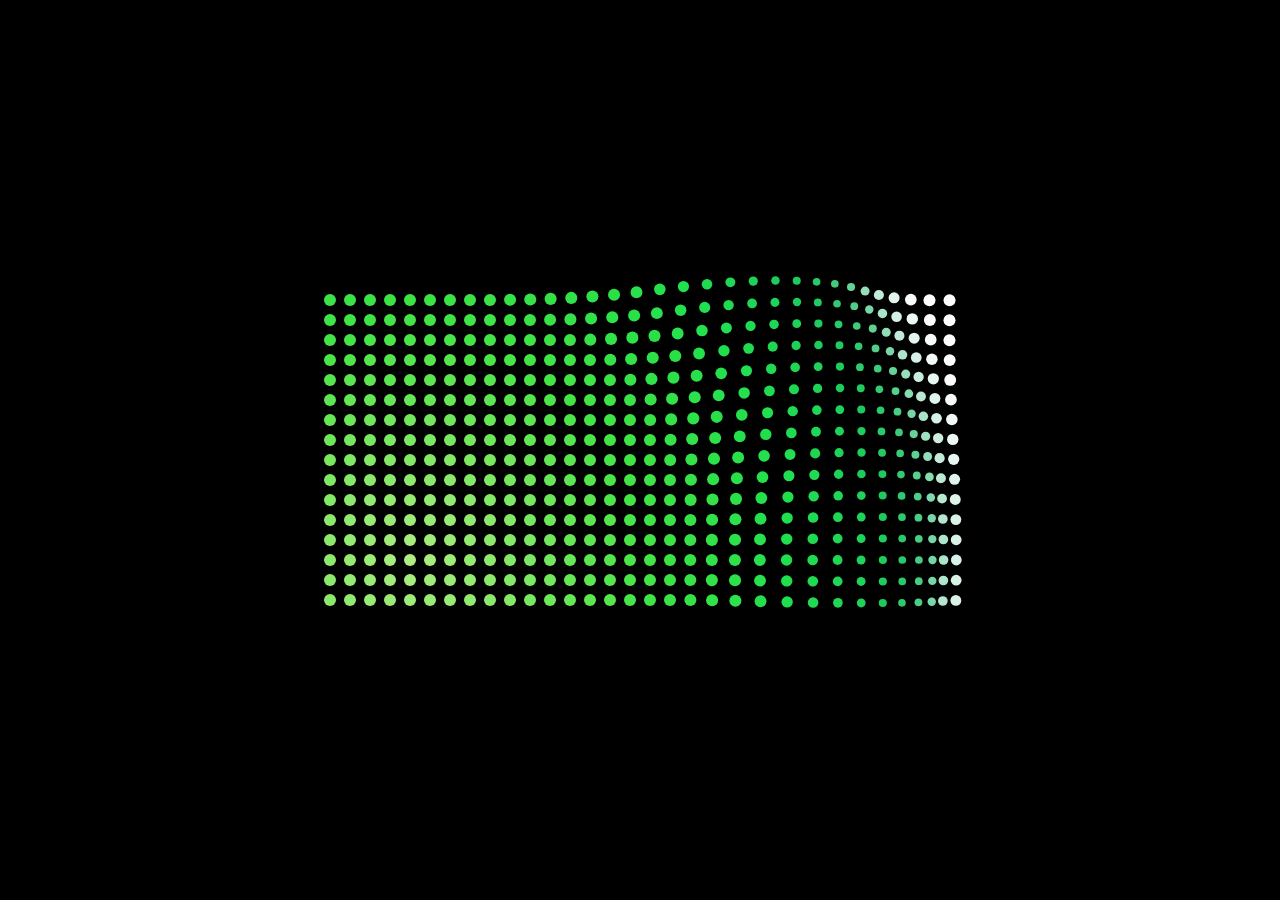
<file: anime-master/documentation/examples/advanced-staggering-2.html>
<!DOCTYPE html>
<html>
<head>
  <title>advanced staggering • anime.js</title>
  <meta charset="utf-8">
  <meta name="viewport" content="width=device-width, initial-scale=1, maximum-scale=1">
  <meta property="og:title" content="anime.js">
  <meta property="og:url" content="https://animejs.com">
  <meta property="og:description" content="Javascript Animation Engine">
  <meta property="og:image" content="https://animejs.com/documentation/assets/img/icons/og.png">
  <meta name="twitter:card" content="summary">
  <meta name="twitter:title" content="anime.js">
  <meta name="twitter:site" content="@juliangarnier">
  <meta name="twitter:description" content="Javascript Animation Engine">
  <meta name="twitter:image" content="https://animejs.com/documentation/assets/img/icons/twitter.png">
  <link rel="apple-touch-icon-precomposed" href="../assets/img/social-media-image.png">
  <link rel="icon" type="image/png" href="../assets/img/favicon.png" >
  <link href="../assets/css/animejs.css" rel="stylesheet">
  <link href="../assets/css/documentation.css" rel="stylesheet">
  <style>

    :root {
      font-size: 20px;
    }

    body {
      display: flex;
      flex-wrap: wrap;
      justify-content: center;
      align-items: center;
      height: 100vh;
      background-color: #000;
    }

    .stagger-visualizer {
      display: flex;
      flex-wrap: wrap;
      justify-content: center;
      align-items: center;
      position: relative;
      width: 32rem;
      height: 16rem;
    }

    .dots-wrapper {
      position: absolute;
      display: flex;
      flex-wrap: wrap;
      justify-content: center;
      align-items: center;
      width: 100%;
      height: 100%;
    }

    .stagger-visualizer .dot {
      position: relative;
      width: calc(1rem - 8px);
      height: calc(1rem - 8px);
      margin: 4px;
      border-radius: 50%;
      background-color: currentColor;
    }

  </style>
</head>
<body>

  <div class="stagger-visualizer">
    <div class="dots-wrapper"></div>
  </div>

</body>
<script type="module">

  import anime from '../../src/index.js';

  var advancedStaggeringAnimation = (function() {

    var staggerVisualizerEl = document.querySelector('.stagger-visualizer');
    var dotsWrapperEl = staggerVisualizerEl.querySelector('.dots-wrapper');
    var dotsFragment = document.createDocumentFragment();
    var grid = [32, 16];
    var cellSize = 1;
    var numberOfElements = grid[0] * grid[1];
    var animation;
    var paused = true;

    for (var i = 0; i < numberOfElements; i++) {
      var dotEl = document.createElement('div');
      dotEl.classList.add('dot');
      dotsFragment.appendChild(dotEl);
    }

    dotsWrapperEl.appendChild(dotsFragment);

    var index = anime.random(0, numberOfElements-1);
    var nextIndex = 0;

    function play() {

      paused = false;
      if (animation) animation.pause();

      nextIndex = anime.random(0, numberOfElements-1);

      var saturation = 75;

      var colorStart = anime.random(0, 256);
      var colorEnd = anime.random(0, 256);
      var colorRangeValue = [colorStart, colorEnd];
      var luminosityStart = anime.random(60, 80);
      var luminosityEnd = anime.random(20, 40);
      var luminosityRangeValue = [luminosityStart, luminosityEnd];

      function staggeredGridColors(el, i, total) {
        var hue = Math.round(anime.stagger(colorRangeValue, {grid: grid, from: index})(el, i, total));
        var luminosity = Math.round(anime.stagger(luminosityRangeValue, {grid: grid, from: index})(el, i, total));
        return 'hsl(' + hue + ', ' + saturation + '%, ' + luminosity + '%)';
      }

      animation = anime({
        targets: '.stagger-visualizer .dot',
        keyframes: [
          {
            zIndex: function(el, i, total) {
              return Math.round(anime.stagger([numberOfElements, 0], {grid: grid, from: index})(el, i, total));
            },
            translateX: anime.stagger('-.001rem', {grid: grid, from: index, axis: 'x'}),
            translateY: anime.stagger('-.001rem', {grid: grid, from: index, axis: 'y'}),
            duration: 200
          }, {
            translateX: anime.stagger('.075rem', {grid: grid, from: index, axis: 'x'}),
            translateY: anime.stagger('.075rem', {grid: grid, from: index, axis: 'y'}),
            scale: anime.stagger([2, .2], {grid: grid, from: index}),
            backgroundColor: staggeredGridColors,
            duration: 450
          }, {
            translateX: 0,
            translateY: 0,
            scale: 1,
            duration: 500,
          }
        ],
        delay: anime.stagger(60, {grid: grid, from: index}),
        easing: 'easeInOutQuad',
        complete: play
      }, 30)

      index = nextIndex;

    }

    play();

  })();

</script>
</html>
</file>
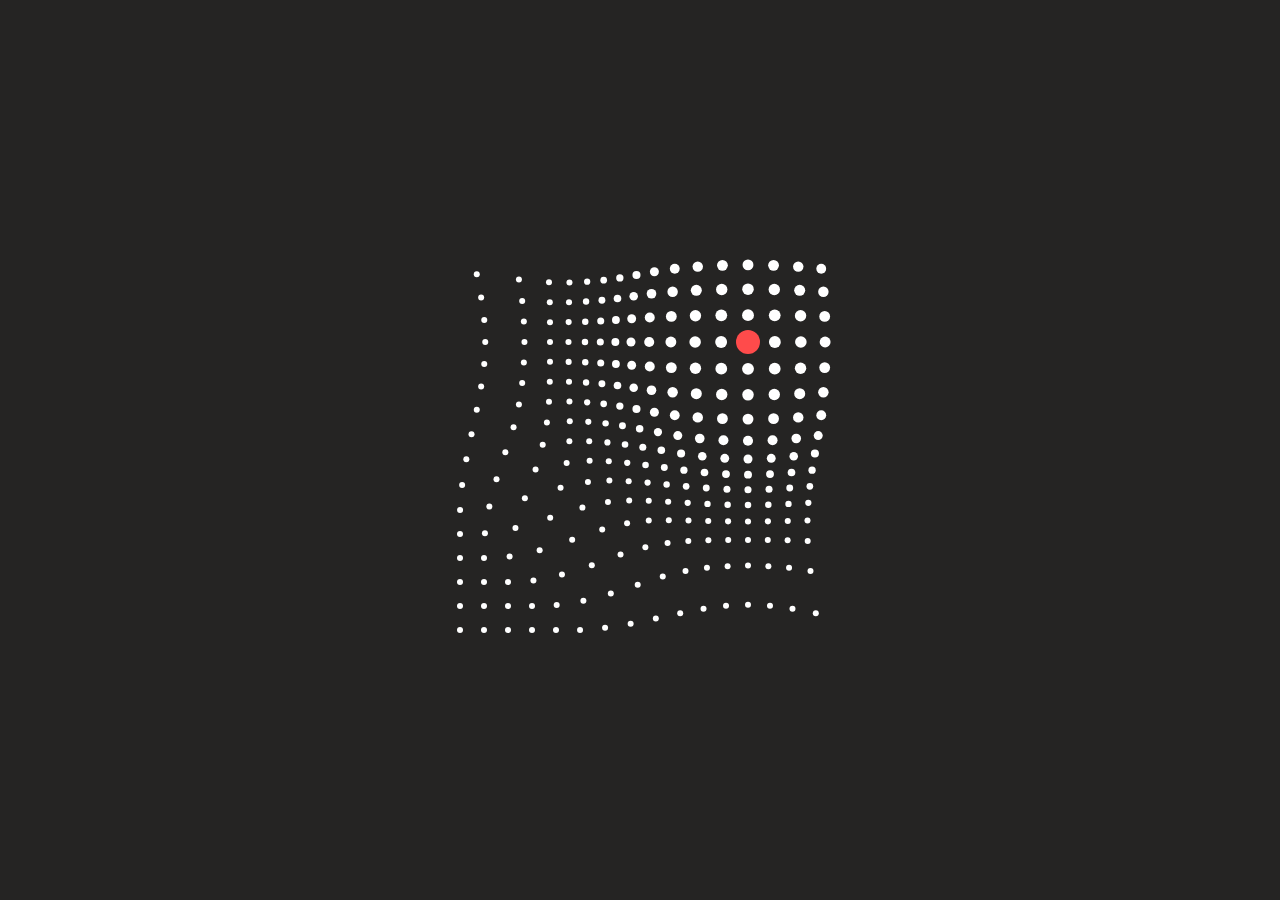
<file: anime-master/documentation/examples/advanced-staggering.html>
<!DOCTYPE html>
<html>
<head>
  <title>advanced staggering • anime.js</title>
  <meta charset="utf-8">
  <meta name="viewport" content="width=device-width, initial-scale=1, maximum-scale=1">
  <meta property="og:title" content="anime.js">
  <meta property="og:url" content="https://animejs.com">
  <meta property="og:description" content="Javascript Animation Engine">
  <meta property="og:image" content="https://animejs.com/documentation/assets/img/icons/og.png">
  <meta name="twitter:card" content="summary">
  <meta name="twitter:title" content="anime.js">
  <meta name="twitter:site" content="@juliangarnier">
  <meta name="twitter:description" content="Javascript Animation Engine">
  <meta name="twitter:image" content="https://animejs.com/documentation/assets/img/icons/twitter.png">
  <link rel="apple-touch-icon-precomposed" href="../assets/img/social-media-image.png">
  <link rel="icon" type="image/png" href="../assets/img/favicon.png" >
  <link href="../assets/css/animejs.css" rel="stylesheet">
  <link href="../assets/css/documentation.css" rel="stylesheet">
  <style>

    :root {
      font-size: 24px;
    }

    body {
      display: flex;
      flex-wrap: wrap;
      justify-content: center;
      align-items: center;
      height: 100vh;
    }

    .stagger-visualizer {
      position: relative;
      display: flex;
      flex-wrap: wrap;
      justify-content: center;
      align-items: center;
      width: 16rem;
      height: 16rem;
    }

    .stagger-visualizer .dot {
      position: relative;
      width: .25rem;
      height: .25rem;
      margin: .375rem;
      background-color: currentColor;
      border-radius: 50%;
    }

    .stagger-visualizer .cursor {
      position: absolute;
      z-index: 1;
      top: 0;
      left: 0;
      width: 1rem;
      height: 1rem;
      background-color: currentColor;
      border-radius: 50%;
    }

  </style>
</head>
<body>

  <div class="stagger-visualizer">
    <div class="cursor color-red"></div>
  </div>

</body>
<script type="module">

  import anime from '../../src/index.js';

  const staggerVisualizerEl = document.querySelector('.stagger-visualizer');
  const fragment = document.createDocumentFragment();
  const numberOfElements = 16*16;
  var animation;

  for (let i = 0; i < numberOfElements; i++) {
    const dotEl = document.createElement('div');
    dotEl.classList.add('dot');
    fragment.appendChild(dotEl);
  }

  staggerVisualizerEl.appendChild(fragment);

  let index = anime.random(0, numberOfElements);
  let nextIndex = 0;

  function animateGrid() {

    if (animation) animation.pause();

    nextIndex = anime.random(0, numberOfElements);

    anime.set('.cursor', {
      translateX: anime.stagger('-1rem', {grid: [16, 16], from: index, axis: 'x'}),
      translateY: anime.stagger('-1rem', {grid: [16, 16], from: index, axis: 'y'})
    });

    animation = anime.timeline({
      easing: 'easeInOutQuad',
      complete: animateGrid
    })
    .add({
      targets: '.cursor',
      keyframes: [
        { scale: .625 }, 
        { scale: 1.125 },
        { scale: 1 }
      ],
      duration: 600
    })
    .add({
      targets: '.dot',
      keyframes: [
        {
          translateX: anime.stagger('-.175rem', {grid: [16, 16], from: index, axis: 'x'}),
          translateY: anime.stagger('-.175rem', {grid: [16, 16], from: index, axis: 'y'}),
          duration: 200
        }, {
          translateX: anime.stagger('.125rem', {grid: [16, 16], from: index, axis: 'x'}),
          translateY: anime.stagger('.125rem', {grid: [16, 16], from: index, axis: 'y'}),
          scale: 2,
          duration: 500
        }, {
          translateX: 0,
          translateY: 0,
          scale: 1,
          duration: 600,
        }
      ],
      delay: anime.stagger(50, {grid: [16, 16], from: index})
    }, '-=600')
    .add({
      targets: '.cursor',
      translateX: { value: anime.stagger('-1rem', {grid: [16, 16], from: nextIndex, axis: 'x'}), duration: anime.random(400, 1200) },
      translateY: { value: anime.stagger('-1rem', {grid: [16, 16], from: nextIndex, axis: 'y'}), duration: anime.random(400, 1200) },
      easing: 'easeOutSine'
    }, '-=1100')

    index = nextIndex;

  }

  animateGrid();

</script>
</html>
</file>
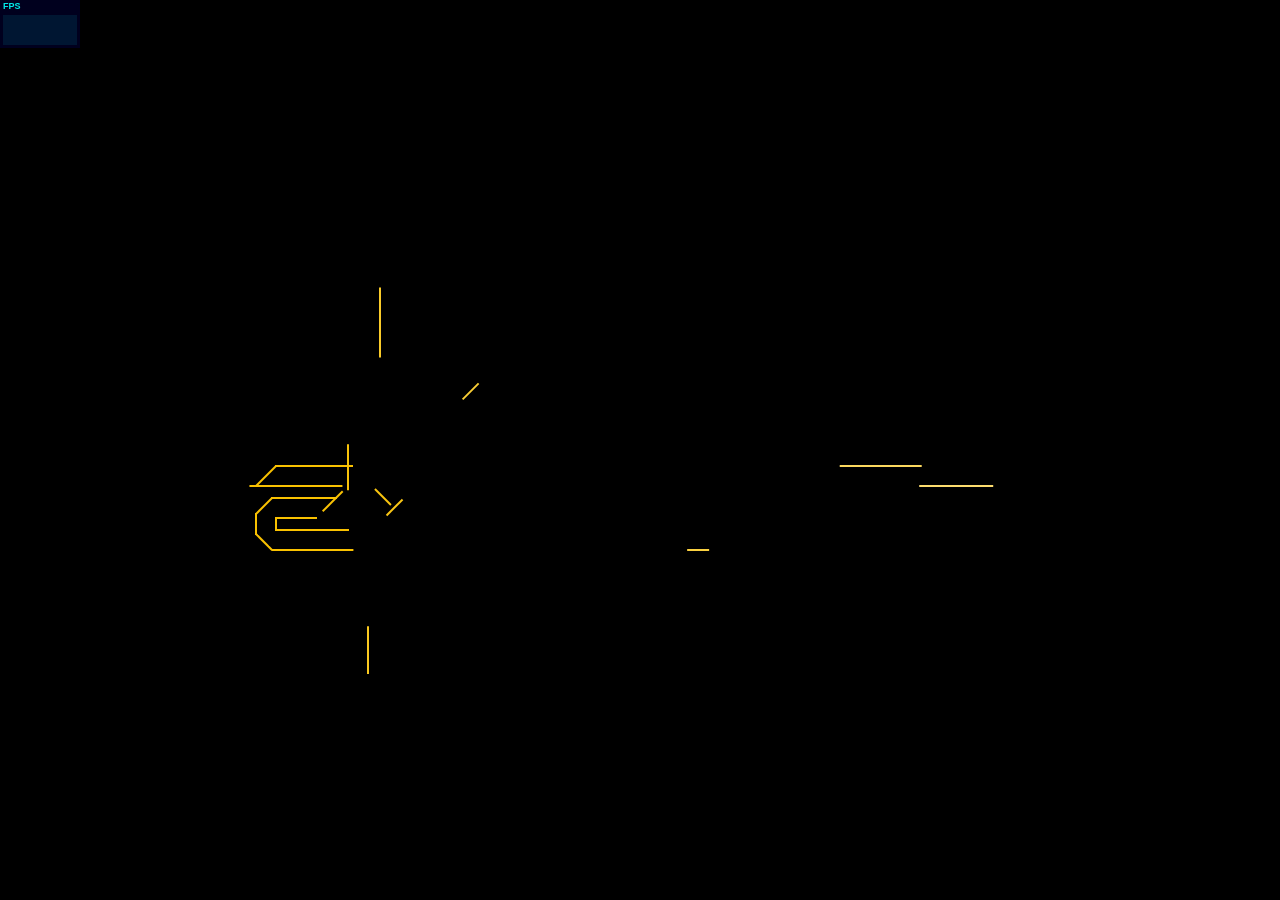
<file: anime-master/documentation/examples/animejs-mgs-logo-animation.html>
<!DOCTYPE html>
<html>
<head>
  <title>Anime MGS logo animation | anime.js</title>
  <meta charset="utf-8">
  <meta name="viewport" content="width=device-width, initial-scale=1, maximum-scale=1">
  <meta property="og:title" content="anime.js">
  <meta property="og:url" content="https://animejs.com">
  <meta property="og:description" content="Javascript Animation Engine">
  <meta property="og:image" content="https://animejs.com/documentation/assets/img/icons/og.png">
  <meta name="twitter:card" content="summary">
  <meta name="twitter:title" content="anime.js">
  <meta name="twitter:site" content="@juliangarnier">
  <meta name="twitter:description" content="Javascript Animation Engine">
  <meta name="twitter:image" content="https://animejs.com/documentation/assets/img/icons/twitter.png">
  <link rel="apple-touch-icon-precomposed" href="../assets/img/social-media-image.png">
  <link rel="icon" type="image/png" href="../assets/img/favicon.png">
  <link href="../assets/css/animejs.css" rel="stylesheet">
  <link href="../assets/css/documentation.css" rel="stylesheet">
  <script src="../../lib/anime.min.js"></script>
  <!-- <script src="../assets/js/anime/anime.2.2.0.js"></script> -->
  <style>

    html,
    body {
      background-color: black;
    }

    section {
      position: absolute;
      width: 100%;
      height: 100%;
      display: flex;
      justify-content: center;
    }

    .mgs-logo { margin: auto; }
    .vert { transform-origin: center bottom; }
    .hori { transform-origin: 0% 50%; }
    .diag-left { transform-origin: 100% 100%; }
    .diag-right { transform-origin: 100% 0%; }

    .stripes path,
    .text-fills path,
    .katakana path,
    .line {
      opacity: 0
    }

  </style>
</head>
<body>
  <section>
    <svg class="mgs-logo" width="100%" height="448" viewBox="0 0 1024 448">
      <g class="stripes" transform="translate(321.000000, 160.000000)" fill="#FFF">
        <path d="M8,20 L12,16 L92,16 L88,20 L8,20 L8,20 L8,20 L8,20 Z" class="stripe stripe-left"></path>
        <path d="M4,24 L0,28 L80,28 L84,24 L4,24 L4,24 L4,24 L4,24 Z" class="stripe stripe-left"></path>
        <path d="M16,12 L20,8 L100,8 L96,12 L16,12 L16,12 L16,12 L16,12 Z" class="stripe stripe-left"></path>
        <path d="M24,4 L28,0 L108,7.10542736e-15 L104,4 L24,4 L24,4 L24,4 L24,4 Z" class="stripe stripe-left"></path>
      </g>
      <g class="stripes" transform="translate(592.000000, 160.000000)" fill="#FFF">
        <path d="M8,20 L12,16 L92,16 L88,20 L8,20 L8,20 L8,20 L8,20 Z" class="stripe stripe-right"></path>
        <path d="M4,24 L0,28 L80,28 L84,24 L4,24 L4,24 L4,24 L4,24 Z" class="stripe stripe-right"></path>
        <path d="M16,12 L20,8 L100,8 L96,12 L16,12 L16,12 L16,12 L16,12 Z" class="stripe stripe-right"></path>
        <path d="M24,4 L28,0 L108,7.10542736e-15 L104,4 L24,4 L24,4 L24,4 L24,4 Z" class="stripe stripe-right"></path>
      </g>
      <g class="katakana" transform="translate(202.000000, 128.000000)" fill="#FFF">
        <path d="M55,33 L56,32 L136,32 L135,33 L55,33 Z" data-d="M0,92 L60,32 L140,32 L80,92 L0,92 Z"></path>
        <path d="M28,28 L29,28 L1,0 L0,0 L28,28 Z" data-d="M32,28 L230,28 L202,0 L4,0 L32,28 Z"></path>
        <path d="M232,28 L204,0 L205,0 L233,28 L232,28 Z" data-d="M236,28 L208,0 L388,0 L416,28 L236,28 Z"></path>
        <path d="M169,92 L197,64 L199,64 L171,92 L169,92 Z" data-d="M173,92 L201,64 L381,64 L353,92 L173,92 Z"></path>
        <path d="M435,92 L355,92 L356,91 L436,91 L435,92 Z" data-d="M439,92 L359,92 L387,64 L467,64 L439,92 Z"></path>
        <path d="M497,28 L498,28 L470,0 L469,0 L497,28 Z" data-d="M422,28 L502,28 L474,0 L394,0 L422,28 Z"></path>
        <path d="M476,65 L556,65 L555,64 L475,64 L476,65 Z" data-d="M507,92 L587,92 L559,64 L479,64 L507,92 Z"></path>
        <path d="M554,59 L553,60 L473,60 L474,59 L554,59 Z" data-d="M617,0 L557,60 L477,60 L537,0 L617,0 Z"></path>
      </g>
      <g class="text-fills" transform="translate(128.000000, 240.000000)" fill="#FFF">
        <path d="M0,48 L0,68 L16,84 L96,84 L112,68 L112,16 L96,0 L20,0 L0,20 L92,20 L92,64 L20,64 L20,52 L60,52 L80,32 L16,32 L0,48 Z" id="a"></path>
        <path d="M216,84 L236,84 L236,16 L220,0 L140,0 L124,16 L124,84 L144,84 L144,20 L216,20 L216,84 L216,84 Z" id="n"></path>
        <path d="M248,0 L268,0 L268,84 L248,84 L248,0 Z" id="i"></path>
        <path d="M300,20 L300,84 L280,84 L280,16 L296,0 L408,0 L424,16 L424,84 L404,84 L404,20 L362,20 L362,84 L342,84 L342,20 L300,20 Z" id="m"></path>
        <path d="M548,36 L548,16 L532,2.55795385e-13 L452,2.4158453e-13 L436,16 L436,68 L452,84 L528,84 L548,64 L456,64 L456,20 L528,20 L528,32 L488,32 L468,52 L532,52 L548,36 L548,36 Z" id="e"></path>
        <path d="M562,64 L582,84 L626,84 L642,68 L642,0 L622,0 L622,64 L562,64 Z" id="j"></path>
        <path d="M674,20 L766,20 L746,0 L670,0 L654,16 L654,36 L670,52 L746,52 L746,64 L654,64 L674,84 L750,84 L766,68 L766,48 L750,32 L674,32 L674,20 Z" id="s"></path>
      </g>
      <g stroke="#FFF" stroke-width="2" fill="none" fill-rule="evenodd">
        <path d="M148,292 L148,304" class="line vert" stroke-linecap="square"></path>
        <path d="M128,288 L128,308" class="line vert" stroke-linecap="square"></path>
        <path d="M148,240 L128,260" class="line diag-right"></path>
        <path d="M128,308 L144,324" class="line diag-left"></path>
        <path d="M144,272 L128,288" class="line diag-right"></path>
        <path d="M148,240 L224,240" class="line hori" stroke-linecap="square"></path>
        <path d="M144,272 L208,272" class="line hori" stroke-linecap="square"></path>
        <path d="M148,292 L188,292" class="line hori" stroke-linecap="square"></path>
        <path d="M148,304 L220,304" class="line hori" stroke-linecap="square"></path>
        <path d="M144,324 L224,324" class="line hori" stroke-linecap="square"></path>
        <path d="M129,260 L220,260" class="line hori" stroke-linecap="square"></path>
        <path d="M208,272 L188,292" class="line diag-right"></path>
        <path d="M220,260 L220,304" class="line vert" stroke-linecap="square"></path>
        <path d="M224,240 L240,256" class="line diag-left"></path>
        <path d="M240,308 L224,324" class="line diag-right"></path>
        <path d="M240,256 L240,308" class="line vert" stroke-linecap="square"></path>
        <path d="M252,256 L252,324" class="line vert" stroke-linecap="square"></path>
        <path d="M268,240 L252,256" class="line diag-right"></path>
        <path d="M252,324 L272,324" class="line hori" stroke-linecap="square"></path>
        <path d="M272,260 L272,324" class="line vert" stroke-linecap="square"></path>
        <path d="M268,240 L348,240" class="line hori" stroke-linecap="square"></path>
        <path d="M272,260 L344,260" class="line hori" stroke-linecap="square"></path>
        <path d="M344,260 L344,324" class="line vert" stroke-linecap="square"></path>
        <path d="M348,240 L364,256" class="line diag-left"></path>
        <path d="M344,324 L364,324" class="line hori" stroke-linecap="square"></path>
        <path d="M364,256 L364,324" class="line vert" stroke-linecap="square"></path>
        <path d="M376,240 L376,324" class="line vert" stroke-linecap="square"></path>
        <path d="M376,324 L396,324" class="line hori" stroke-linecap="square"></path>
        <path d="M376,240 L396,240" class="line hori" stroke-linecap="square"></path>
        <path d="M396,240 L396,324" class="line vert" stroke-linecap="square"></path>
        <path d="M408,256 L408,324" class="line vert" stroke-linecap="square"></path>
        <path d="M424,240 L408,256" class="line diag-right"></path>
        <path d="M408,324 L428,324" class="line hori" stroke-linecap="square"></path>
        <path d="M428,261 L428,323" class="line vert" stroke-linecap="square"></path>
        <path d="M424,240 L536,240" class="line hori" stroke-linecap="square"></path>
        <path d="M428,260 L470,260" class="line hori" stroke-linecap="square"></path>
        <path d="M470,261 L470,323" class="line vert" stroke-linecap="square"></path>
        <path d="M470,324 L490,324" class="line hori" stroke-linecap="square"></path>
        <path d="M490,261 L490,323" class="line vert" stroke-linecap="square"></path>
        <path d="M490,260 L532,260" class="line hori" stroke-linecap="square"></path>
        <path d="M532,261 L532,323" class="line vert" stroke-linecap="square"></path>
        <path d="M536,240 L552,256" class="line diag-left"></path>
        <path d="M532,324 L552,324" class="line hori" stroke-linecap="square"></path>
        <path d="M552,256 L552,324" class="line vert" stroke-linecap="square"></path>
        <path d="M564,256 L564,308" class="line vert" stroke-linecap="square"></path>
        <path d="M564,308 L580,324" class="line diag-left"></path>
        <path d="M580,240 L564,256" class="line diag-right"></path>
        <path d="M584,260 L584,304" class="line vert" stroke-linecap="square"></path>
        <path d="M616,272 L596,292" class="line diag-right"></path>
        <path d="M580,240 L660,240" class="line hori" stroke-linecap="square"></path>
        <path d="M584,260 L656,260" class="line hori" stroke-linecap="square"></path>
        <path d="M580,324 L656,324" class="line hori" stroke-linecap="square"></path>
        <path d="M596,292 L660,292" class="line hori" stroke-linecap="square"></path>
        <path d="M616,272 L656,272" class="line hori" stroke-linecap="square"></path>
        <path d="M656,260 L656,272" class="line vert" stroke-linecap="square"></path>
        <path d="M660,240 L676,256" class="line diag-left"></path>
        <path d="M676,304 L656,324" class="line diag-right"></path>
        <path d="M676,276 L660,292" class="line diag-right"></path>
        <path d="M584,304 L676,304" class="line hori" stroke-linecap="square"></path>
        <path d="M676,256 L676,276" class="line vert" stroke-linecap="square"></path>
        <path d="M690,304 L710,324" class="line diag-left"></path>
        <path d="M690,304 L750,304" class="line hori" stroke-linecap="square"></path>
        <path d="M710,324 L754,324" class="line hori" stroke-linecap="square"></path>
        <path d="M750,240 L750,304" class="line vert" stroke-linecap="square"></path>
        <path d="M770,308 L754,324" class="line diag-right"></path>
        <path d="M750,240 L770,240" class="line hori" stroke-linecap="square"></path>
        <path d="M770,240 L770,308" class="line vert" stroke-linecap="square"></path>
        <path d="M782,256 L782,276" class="line vert" stroke-linecap="square"></path>
        <path d="M782,276 L798,292" class="line diag-left"></path>
        <path d="M782,304 L802,324" class="line diag-left"></path>
        <path d="M798,240 L782,256" class="line diag-right"></path>
        <path d="M802,260 L802,272" class="line vert" stroke-linecap="square"></path>
        <path d="M798,240 L874,240" class="line hori" stroke-linecap="square"></path>
        <path d="M802,272 L878,272" class="line hori" stroke-linecap="square"></path>
        <path d="M802,324 L878,324" class="line hori" stroke-linecap="square"></path>
        <path d="M798,292 L874,292" class="line hori" stroke-linecap="square"></path>
        <path d="M782,304 L874,304" class="line hori" stroke-linecap="square"></path>
        <path d="M874,292 L874,304" class="line vert" stroke-linecap="square"></path>
        <path d="M878,272 L894,288" class="line diag-left"></path>
        <path d="M874,240 L894,260" class="line diag-left"></path>
        <path d="M894,308 L878,324" class="line diag-right"></path>
        <path d="M802,260 L894,260" class="line hori" stroke-linecap="square"></path>
        <path d="M894,288 L894,308" class="line vert" stroke-linecap="square"></path>
      </g>
    </svg>
  </section>
  <script>

  var logoAnimation = anime.timeline({
    direction: 'alternate',
    loop: true
  });

  logoAnimation
  .add({
      targets: '.stripes path',
      translateX: [-1000, 0],
      opacity: {
        value: 1,
        duration: 100
      },
      fill: '#F9C100',
      delay: (el, i) => 2200 + (i * 75),
      duration: 400,
      easing: 'easeOutExpo',
    }, 0)
  .add({
      targets: '.katakana path',
      d: (el) => el.getAttribute('data-d'),
      opacity: {
        value: [0, 1],
        duration: 100
      },
      fill: '#F9C100',
      delay: (el, i) => 2400 + (i * 120),
      duration: 1200,
      easing: 'easeOutCirc',
    }, 0)
    .add({
      targets: '.text-fills path',
      opacity: [0, 1],
      fill: '#F9C100',
      easing: 'easeOutExpo',
      duration: 200,
      delay: (t, i) => 3300 + (anime.random(0, 450)),
    }, 0)
    .add({
      targets: '.line',
      translateX: (target) => {
        let x = 1200;
        let translate;
        if (target.classList.contains('hori')) translate = anime.random(0, 1) ? x : -x;
        if (target.classList.contains('diag-right') || target.classList.contains('diag-left')) translate =  x / 3;
        return [translate, 0];
      },
      translateY: (target) => {
        let y = 1200;
        let translate;
        if (target.classList.contains('vert')) translate = anime.random(0, 1) ? y : -y;
        if (target.classList.contains('diag-right')) translate =  -y / 3;
        if (target.classList.contains('diag-left')) translate =  y / 3;
        return [translate, 0];
      },
      stroke: '#F9C100',
      opacity: {
        value: [0, 1],
        duration: 100,
      },
      delay: (t, i) => (i * 25),
      duration: 500,
      easing: 'easeOutSine',
    }, 0);

  </script>
  <script src="../assets/js/vendors/stats.min.js"></script>
</body>
</html>
</file>
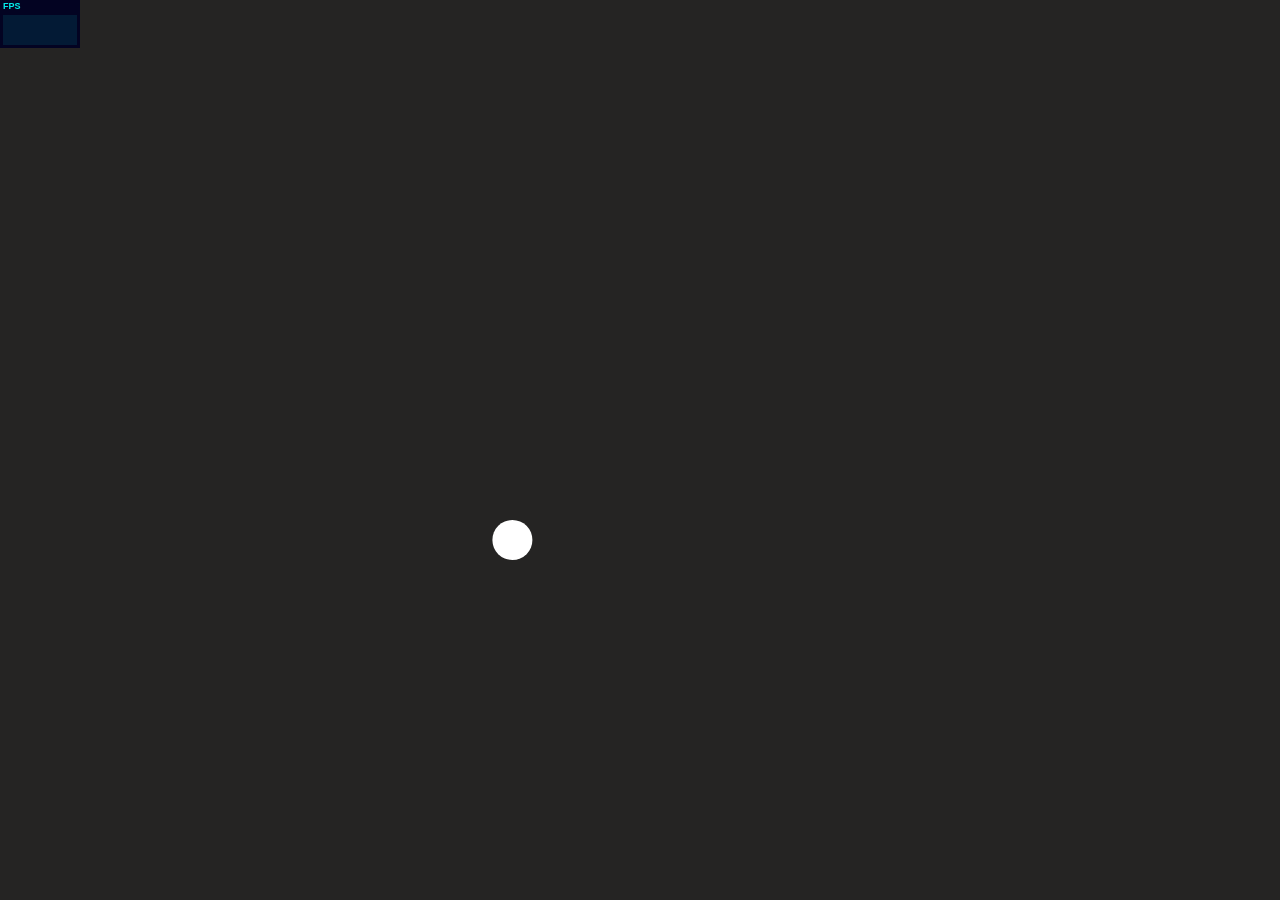
<file: anime-master/documentation/examples/animejs-v2-logo-animation.html>
<!DOCTYPE html>
<html>
<head>
  <title>Anime logo animation | anime.js</title>
  <meta charset="utf-8">
  <meta name="viewport" content="width=device-width, initial-scale=1, maximum-scale=1">
  <meta property="og:title" content="anime.js">
  <meta property="og:url" content="https://animejs.com">
  <meta property="og:description" content="Javascript Animation Engine">
  <meta property="og:image" content="https://animejs.com/documentation/assets/img/icons/og.png">
  <meta name="twitter:card" content="summary">
  <meta name="twitter:title" content="anime.js">
  <meta name="twitter:site" content="@juliangarnier">
  <meta name="twitter:description" content="Javascript Animation Engine">
  <meta name="twitter:image" content="https://animejs.com/documentation/assets/img/icons/twitter.png">
  <link rel="apple-touch-icon-precomposed" href="../assets/img/social-media-image.png">
  <link rel="icon" type="image/png" href="../assets/img/favicon.png">
  <link href="../assets/css/animejs.css" rel="stylesheet">
  <link href="../assets/css/documentation.css" rel="stylesheet">
  <script src="../../lib/anime.min.js"></script>
  <!-- <script src="../assets/js/anime/anime.2.2.0.js"></script> -->
  <style>
    body {
      opacity: 0;
      display: flex;
      flex-direction: column;
      justify-content: center;
    }
    body.ready {
      opacity: 1;
    }
    .logo-animation {
      display: flex;
      align-items: center;
      justify-content: center;
      width: 100%;
      margin-top: -40px;
    }
    .letters {
      position: relative;
      display: flex;
      width: 682px;
      height: 162px;
    }
    .letter {
      position: relative;
      width: 162px;
      height: 162px;
    }
    .letter:not(:first-child) {
      margin-left: -42px;
    }
    .letter-i {
      z-index: 1;
      width: 82px;
      transform-origin: 100% 50%;
    }
    .dot {
      position: absolute;
      width: 42px;
      height: 42px;
      transform: scale(0);
    }
    .dot-i {
      top: 0;
      left: 240px;
    }
    .dot-e {
      bottom: 0;
      right: 0;
    }
    .logo-icon {
      display: flex;
      position: absolute;
      left: 230px;
      top: -10px;
      width: 222px;
      height: 62px;
    }
    .icon {
      width: 62px;
      height: 62px;
      opacity: 0;
    }
    .icon-text {
      position: absolute;
      top: 60px;
      left: 60px;
      width: 160px;
      height: 62px;
    }
    .icon-text path,
    .icon-text polygon {
      opacity: 0;
    }
  </style>
</head>
<body>
  <div class="logo-animation">
    <div class="letters">
      <div class="letter letter-a">
        <svg viewBox="0 0 162 162">
          <g fill="none" fill-rule="evenodd" stroke="#5E89FB">
            <path class="fill in" stroke-width="40" d="M101 141H81a60 60 0 1 1 0-120c33.14 0 59 26.86 60 60v80"/>
            <path class="fill out" stroke-width="40" d="M141 161V81c-1-33.14-26.86-60-60-60a60 60 0 1 0 0 120h20"/>
            <path class="line out" stroke-width="2" d="M121 161V81.33C120.18 58.59 102.7 41 81 41a40 40 0 1 0 0 80h20v40H81A80 80 0 1 1 81 1c43.8 0 78.66 35.27 80 79.7V161h-40z"/>
          </g>
        </svg>
      </div>
      <div class="letter letter-n">
        <svg viewBox="0 0 162 162">
          <g fill="none" fill-rule="evenodd" stroke="#FB155A">
            <path class="fill in" stroke-width="40" d="M21 161V1"/>
            <path class="fill out" stroke-width="40" d="M21 1v160"/>
            <path class="fill in" stroke-width="40" d="M21 161V81c1-33.14 26.86-60 60-60a60 60 0 0 1 60 60v80"/>
            <path class="fill out" stroke-width="40" d="M141 161V81a60 60 0 0 0-60-60c-33.14 0-59 26.86-60 60v80"/>
            <path class="line out" stroke-width="2" d="M41 161V1H1v160h40z"/>
            <path class="line out" stroke-width="2" d="M1 161V80.4C2.35 36.27 37.2 1 81 1a80 80 0 0 1 80 80v80h-40V81a40 40 0 0 0-40-40c-21.7 0-39.18 17.59-40 40.33V161H1z"/>
          </g>
        </svg>
      </div>
      <div class="letter letter-i">
        <svg viewBox="0 0 82 162">
          <g fill="none" fill-rule="evenodd" stroke="#18FF92">
            <path class="fill in" stroke-width="40" d="M21 61v20a60 60 0 0 0 60 60"/>
            <path class="fill out" stroke-width="40" d="M81 141a60 60 0 0 1-60-60V61"/>
            <path class="line out" stroke-width="2" d="M81 121a40 40 0 0 1-40-40V61H1v20a80 80 0 0 0 80 80v-40z"/>
          </g>
        </svg>
      </div>
      <div class="letter letter-m-1">
        <svg viewBox="0 0 162 162">
          <g fill="none" fill-rule="evenodd" stroke="#5E89FB">
            <path class="fill in" stroke-width="40" d="M21 161V1"/>
            <path class="fill out" stroke-width="40" d="M21 1v160"/>
            <path class="fill in" stroke-width="40" d="M21 161V81c1-33.14 26.86-60 60-60a60 60 0 0 1 60 60v80"/>
            <path class="fill out" stroke-width="40" d="M141 161V81a60 60 0 0 0-60-60c-33.14 0-59 26.86-60 60v80"/>
            <path class="line out" stroke-width="2" d="M41 161V1H1v160h40z"/>
            <path class="line out" stroke-width="2" d="M1 161V80.4C2.35 36.27 37.2 1 81 1a80 80 0 0 1 80 80v80h-40V81a40 40 0 0 0-40-40c-21.7 0-39.18 17.59-40 40.33V161H1z"/>
          </g>
        </svg>
      </div>
      <div class="letter letter-m-2">
        <svg viewBox="0 0 162 162">
          <g fill="none" fill-rule="evenodd" stroke="#FB155A">
            <path class="fill in" stroke-width="40" d="M21 161V81c1-33.14 26.86-60 60-60a60 60 0 0 1 60 60v80"/>
            <path class="fill out" stroke-width="40" d="M141 161V81a60 60 0 0 0-60-60c-33.14 0-59 26.86-60 60v80"/>
            <path class="line out" stroke-width="2" d="M1 161V80.4C2.35 36.27 37.2 1 81 1a80 80 0 0 1 80 80v80h-40V81a40 40 0 0 0-40-40c-21.7 0-39.18 17.59-40 40.33V161H1z"/>
          </g>
        </svg>
      </div>
      <div class="letter letter-e">
        <svg viewBox="0 0 162 162">
          <g fill="none" fill-rule="evenodd" stroke="#18FF92">
            <path class="fill in" stroke-width="40" d="M81 101h60V81c-1-33.14-26.86-60-60-60a60 60 0 1 0 0 120"/>
            <path class="fill out" stroke-width="40" d="M81 141a60 60 0 1 1 0-120c33.14 0 59 26.86 60 60v20H81"/>
            <path class="line out" stroke-width="2" d="M81 81v40h80V80.7C159.66 36.27 124.8 1 81 1a80 80 0 1 0 0 160v-40a40 40 0 1 1 0-80c21.6 0 39.01 17.42 39.99 40H81z"/>
          </g>
        </svg>
      </div>
      <div class="logo-icon">
        <div class="icon">
          <svg viewBox="0 0 62 62">
            <g fill="none" fill-rule="evenodd" stroke-width="2" transform="translate(1 1)">
              <path class="icon-curve" stroke="#FF1554" d="M0 16a80.88 80.88 0 0 1 44 44"/>
              <path class="icon-line" stroke="#5E89FB" d="M4 0h54a2 2 0 0 1 2 2.01V58A2 2 0 0 1 58 60H2a2 2 0 0 1-2-2.01V2A2 2 0 0 1 2 0h2z"/>
              <rect width="40" height="40" x="10" y="10" stroke="#18FF92" rx="20"/>
            </g>
          </svg>
        </div>
        <div class="icon-text">
          <svg viewBox="0 0 160 62">
            <g fill="#FBF3FB" fill-rule="evenodd">
              <path d="M27.33 18h1.73l10.15 25.7h-1.69l-3.24-8.24H21.97l-3.28 8.24H17L27.33 18zm6.45 16.1l-5.51-14.55h-.07l-5.73 14.54h11.3z"/>
              <polygon points="51.334 18 53.314 18 69.55 41.58 69.622 41.58 69.622 18 71.206 18 71.206 43.704 69.334 43.704 52.99 19.944 52.918 19.944 52.918 43.704 51.334 43.704"/>
              <polygon points="86.027 18 87.611 18 87.611 43.704 86.027 43.704"/>
              <polygon points="102.433 18 104.701 18 114.745 41.94 114.817 41.94 124.753 18 127.021 18 127.021 43.704 125.437 43.704 125.437 19.944 125.365 19.944 115.573 43.704 113.989 43.704 104.089 19.944 104.017 19.944 104.017 43.704 102.433 43.704"/>
              <polygon points="141.843 18 159.123 18 159.123 19.368 143.427 19.368 143.427 29.664 158.187 29.664 158.187 31.032 143.427 31.032 143.427 42.336 159.303 42.336 159.303 43.704 141.843 43.704"/>
            </g>
          </svg>
        </div>
      </div>
      <div class="dot dot-i">
        <svg viewBox="0 0 42 42">
          <g fill="none" fill-rule="evenodd">
            <rect width="40" height="40" x="1" y="1" fill="#17F28C" rx="20"/>
          </g>
        </svg>
      </div>
      <div class="dot dot-e">
        <svg viewBox="0 0 42 42">
          <g fill="none" fill-rule="evenodd">
            <rect width="40" height="40" x="1" y="1" fill="#FFFFFF" rx="20"/>
          </g>
        </svg>
      </div>
    </div>
  </div>
  <script>

    var logoAnimation = (function() {

      var logoEl = document.querySelector('.logo-animation');
      var pathEls = document.querySelectorAll('.logo-animation path:not(.icon-curve)');
      var innerWidth = window.innerWidth;
      var maxWidth = 740;
      var logoScale = innerWidth <= maxWidth ? innerWidth / maxWidth : 1;
      var logoTimeline = anime.timeline({ autoplay: false, direction: 'alternate', loop: true });

      logoEl.style.transform = 'translateY(50px) scale('+logoScale+')';

      for (var i = 0; i < pathEls.length; i++) {
        var el = pathEls[i];
        el.setAttribute('stroke-dashoffset', anime.setDashoffset(el));
      }

      logoTimeline
        .add({
          targets: '.dot-e',
          translateX: [
            { value: -600, duration: 520, delay: 200, easing: 'easeInQuart' },
            { value: [-100, 0], duration: 500, delay: 1000, easing: 'easeOutQuart' }
          ],
          scale: [
            { value: [0, 1], duration: 200, easing: 'easeOutBack' },
            { value: 0, duration: 20, delay: 500, easing: 'easeInQuart' },
            { value: 1, duration: 200, delay: 1000, easing: 'easeOutQuart' },
            { value: 0, duration: 400, delay: 500, easing: 'easeInBack' }
          ]
        }, 0)
        .add({
          targets: '.dot-i',
          translateY: { value: [-200, 0], duration: 500, elasticity: 400 },
          scale: [
            { value: [0, 1], duration: 100, easing: 'easeOutQuart' },
            { value: 0, duration: 400, delay: 1400, easing: 'easeInBack' }
          ],
          delay: 1200
        }, 0)
        .add({
          targets: '.fill.in',
          strokeDashoffset: {
            value: [anime.setDashoffset, 0],
            duration: 600,
            delay: function(el, i, t) { return 700 + ( i * 100 ); },
            easing: 'easeOutQuart'
          },
          stroke: {
            value: ['#FFF', function(el) { return anime.get(el.parentNode, 'stroke') } ],
            duration: 500,
            delay: 500,
            easing: 'easeInQuad'
          },
          opacity: {
            value: 0,
            duration: 1,
            delay: function(el, i, t) { return 1900 + ( i * 80 ); },
          }
        }, 0)
        .add({
          targets: '.fill.out',
          strokeDashoffset: [
            { value: [anime.setDashoffset, anime.setDashoffset], duration: 1890 },
            {
              value: [0, anime.setDashoffset],
              duration: 800,
              delay: function(el, i) { return (i * 80); },
              easing: 'easeInQuart'
            }
          ]
        }, 0)
        .add({
          targets: '.line.out',
          strokeDashoffset: {
            value: [0, anime.setDashoffset],
            duration: 1200,
            delay: function(el, i, t) { return 2500 + ( i * 100 ); },
            easing: 'easeInQuart'
          },
          strokeWidth: {
            value: [0, 2],
            delay: function(el, i, t) { return 2000 + ( i * 100 ); },
            duration: 200,
            easing: 'linear'
          }
        }, 0)
        .add({
          targets: '.icon',
          opacity: { value: 1, duration: 10, delay: 2800, easing: 'linear' },
          translateY: { value: 60, duration: 800 },
          delay: 4200
        }, 0)
        .add({
          targets: '.icon-line',
          strokeDashoffset: [
            { value: [anime.setDashoffset, anime.setDashoffset], duration: 3000 },
            { value: 0, duration: 1200, easing: 'easeInOutQuart' }
          ],
          strokeWidth: {
            value: [8, 2],
            delay: 3000,
            duration: 800,
            easing: 'easeInQuad'
          },
          stroke: {
            value: ['#FFF', function(el) { return anime.get(el, 'stroke') } ],
            duration: 800,
            delay: 3400,
            easing: 'easeInQuad'
          }
        }, 0)
        .add({
          targets: ['.icon-text path', '.icon-text polygon'],
          translateY: [50, 0],
          opacity: { value: [0, 1], duration: 100, easing: 'linear' },
          delay: function(el, i, t) { return 4200 + ( i * 20 ); }
        }, 0)
        
      function init() {
        document.body.classList.add('ready');
        logoTimeline.play();
      }

      return {
        init: init
      }

    })();

    window.onload = function() {
      logoAnimation.init();
    }

  </script>
  <script src="../assets/js/vendors/stats.min.js"></script>
</body>
</html>
</file>
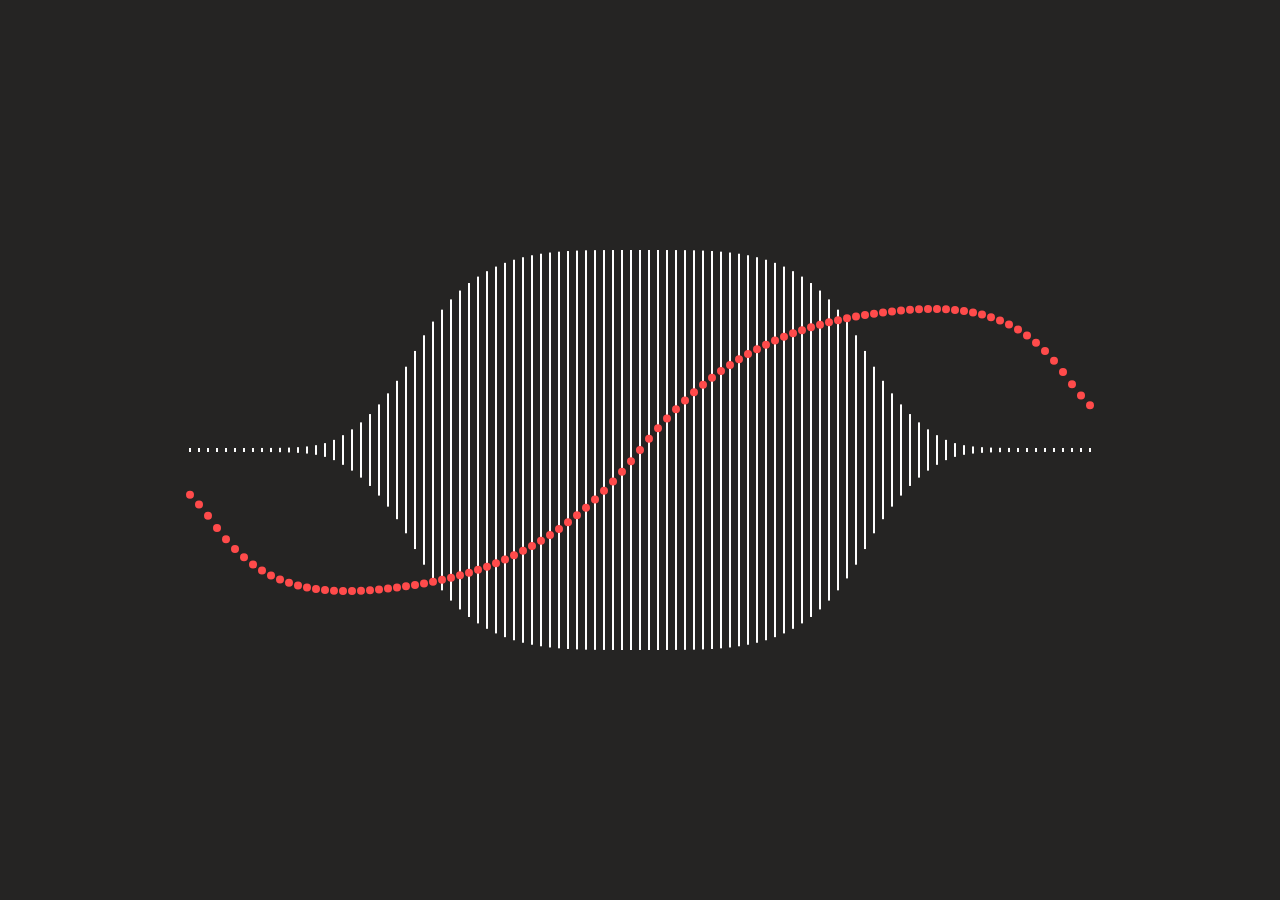
<file: anime-master/documentation/examples/built-in-easings.html>
<!DOCTYPE html>
<html>
<head>
  <title>built-in easings • anime.js</title>
  <meta charset="utf-8">
  <meta name="viewport" content="width=device-width, initial-scale=1, maximum-scale=1">
  <meta property="og:title" content="anime.js">
  <meta property="og:url" content="https://animejs.com">
  <meta property="og:description" content="Javascript Animation Engine">
  <meta property="og:image" content="https://animejs.com/documentation/assets/img/icons/og.png">
  <meta name="twitter:card" content="summary">
  <meta name="twitter:title" content="anime.js">
  <meta name="twitter:site" content="@juliangarnier">
  <meta name="twitter:description" content="Javascript Animation Engine">
  <meta name="twitter:image" content="https://animejs.com/documentation/assets/img/icons/twitter.png">
  <link rel="apple-touch-icon-precomposed" href="../assets/img/social-media-image.png">
  <link rel="icon" type="image/png" href="../assets/img/favicon.png" >
  <link href="../assets/css/animejs.css" rel="stylesheet">
  <link href="../assets/css/documentation.css" rel="stylesheet">
  <style>

    :root {
      font-size: 24px;
    }

    body {
      display: flex;
      flex-wrap: wrap;
      justify-content: center;
      align-items: center;
      height: 100vh;
    }

    .easing-visualizer {
      position: relative;
      display: flex;
      align-items: center;
      justify-content: space-between;
      width: 100%;
      max-width: 908px;
      padding-bottom: 50%;
    }

    .easing-visualizer .wrapper {
      position: absolute;
      bottom: 0;
      display: flex;
      align-items: center;
      justify-content: space-between;
      width: 100%;
      height: 100%;
    }

    .easing-visualizer .bar {
      width: 2px;
      height: 4px;
      margin: 0 3px;
      background-color: currentColor;
      transform-origin: 50% 50%;
    }

    .easing-visualizer .dot {
      position: relative;
      width: 8px;
      height: 8px;
      background-color: currentColor;
      border-radius: 50%;
    }

  </style>
</head>
<body>

  <div class="easing-visualizer">
    <div class="wrapper bars-wrapper"></div>
    <div class="wrapper dots-wrapper"></div>
  </div>

</body>
<script type="module">

  import anime from '../../src/index.js';

  const easingVisualizerEl = document.querySelector('.easing-visualizer');
  const barsWrapperEl = easingVisualizerEl.querySelector('.bars-wrapper');
  const dotsWrapperEl = easingVisualizerEl.querySelector('.dots-wrapper');
  const barsFragment = document.createDocumentFragment();
  const dotsFragment = document.createDocumentFragment();
  const numberOfBars = 101;

  for (let i = 0; i < numberOfBars; i++) {
    const barEl = document.createElement('div');
    const dotEl = document.createElement('div');
    barEl.classList.add('bar');
    dotEl.classList.add('dot');
    dotEl.classList.add('color-red');
    barsFragment.appendChild(barEl);
    dotsFragment.appendChild(dotEl);
  }

  barsWrapperEl.appendChild(barsFragment);
  dotsWrapperEl.appendChild(dotsFragment);

  // anime.setValue('.easing-visualizer .dot', { translateX: anime.stagger(6) });

  function animateEasing() {

    const easings = [];
    for (let ease in anime.penner) easings.push(ease);
    easings.push('steps('+anime.random(5, 20)+')');
    easings.push('cubicBezier(0.545, 0.475, 0.145, 1)');
    const ease = easings[anime.random(0, easings.length - 1)];
    const duration = 450;

    anime.timeline({
      complete: animateEasing,
      easing: ease,
      duration: duration
    })
    .add({
      targets: '.easing-visualizer .bar',
      scaleY: anime.stagger([1, 100], {easing: ease, from: 'center', direction: 'reverse'}),
      delay: anime.stagger(14, {from: 'center'})
    })
    .add({
      targets: '.easing-visualizer .dot',
      translateY: anime.stagger(['-6rem', '6rem'], {easing: ease, from: 'last'}),
      delay: anime.stagger(10, {from: 'center'})
    }, 0);

  }

  animateEasing();

</script>
</html>
</file>
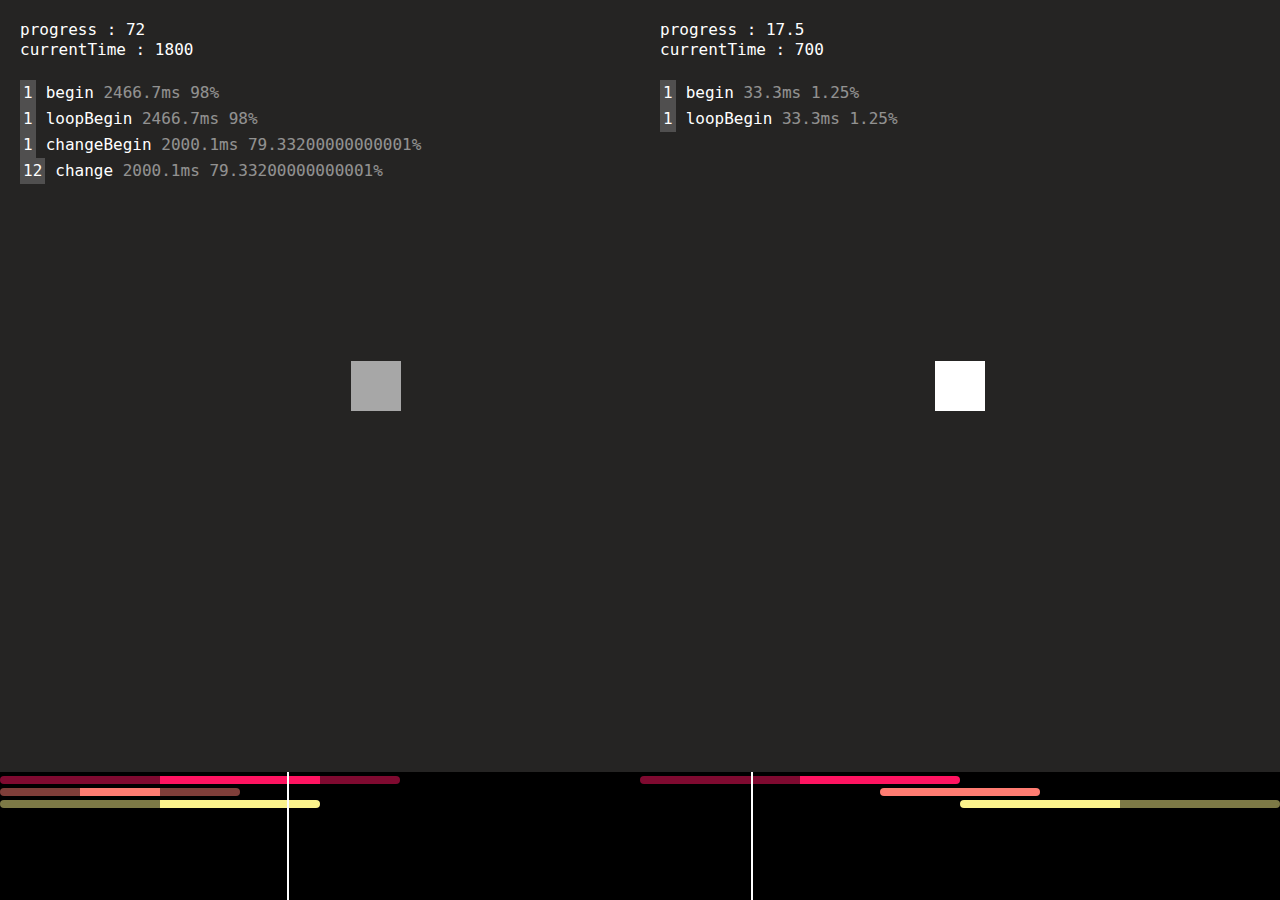
<file: anime-master/documentation/examples/callbacks.html>
<!DOCTYPE html>
<html>
<head>
  <title>Anime states system | anime.js</title>
  <meta charset="utf-8">
  <meta name="viewport" content="width=device-width, initial-scale=1, maximum-scale=1">
  <meta property="og:title" content="anime.js">
  <meta property="og:url" content="https://animejs.com">
  <meta property="og:description" content="Javascript Animation Engine">
  <meta property="og:image" content="https://animejs.com/documentation/assets/img/icons/og.png">
  <meta name="twitter:card" content="summary">
  <meta name="twitter:title" content="anime.js">
  <meta name="twitter:site" content="@juliangarnier">
  <meta name="twitter:description" content="Javascript Animation Engine">
  <meta name="twitter:image" content="https://animejs.com/documentation/assets/img/icons/twitter.png">
  <link rel="apple-touch-icon-precomposed" href="../assets/img/social-media-image.png">
  <link rel="icon" type="image/png" href="../assets/img/favicon.png" >
  <link href="../assets/css/animejs.css" rel="stylesheet">
  <link href="../assets/css/documentation.css" rel="stylesheet">
  <style>

    body {
      display: flex;
      flex-wrap: no-wrap;
      justify-content: space-around;
      align-items: center;
      position: absolute;
      width: 100%;
      height: 100vh;
      padding-bottom: 128px;
    }

    .el {
      width: 50px;
      height: 50px;
      background-color: currentColor;
    }

    .log {
      overflow-y: scroll;
      position: absolute;
      top: 0;
      height: 100%;
      padding: 20px;
      padding-top: 80px;
      font-size: 16px;
      line-height: 20px;
      text-align: left;
      font-family: monospace;
    }

    .log-animation {
      left: 0;
      width: 50%;
    }

    .log-timeline {
      left: 50%;
      width: 50%;
    }

    .counter {
      display: inline-block;
      margin-right: 10px;
      padding: 3px;
      background-color: rgba(255,255,255,.2);
    }

    .currentTime, .progress { opacity: .5 }

    .time {
      position: absolute;
      top: 0;
      height: 80px;
      padding: 20px;
      font-size: 16px;
      line-height: 20px;
      text-align: left;
      font-family: monospace;
    }

    .time-animation {
      left: 0;
      width: 50%;
    }

    .time-timeline {
      left: 50%;
      width: 50%;
    }

    /* Player animation */

    .timeline {
      position: fixed;
      bottom: 0;
      height: 128px;
      padding-top: 4px;
      background-color: #000;
    }

    .timeline.player-animation {
      width: 50%;
      left: 0;
    }

    .timeline.player-timeline {
      width: 50%;
      left: 50%;
    }

    .tl-needle {
      position: absolute;
      z-index: 2;
      top: 0;
      left: 0;
      bottom: 0;
      width: 2px;
      margin-left: -1px;
      background-color: #FFF;
    }

    .tl-animation {
      position: relative;
      display: flex;
      justify-content: space-between;
      width: auto;
      height: 8px;
      margin-bottom: 4px;
      background-color: currentColor;
      border-radius: .5rem;
    }

    .tl-delay,
    .tl-end-delay {
      width: auto;
      height: 100%;
      background-color: rgba(0,0,0,.5);
    }

  </style>
</head>
<body>

  <div class="el color-04"></div>

  <div class="el color-08"></div>

  <div class="log log-animation"></div>
  <div class="time time-animation"></div>

  <div class="log log-timeline"></div>
  <div class="time time-timeline"></div>

</body>
<script type="module">

  import anime from '../../src/index.js';

  var animationTimeLogEl = document.querySelector('.time-animation');
  var timelineTimeLogEl = document.querySelector('.time-timeline');

  var animation = anime({
    targets: '.el.color-04',
    translateX: [
      {value: 200},
      {value: -200},
      {value: 200}
    ],
    rotate: {
      value: 720,
      easing: 'easeInOutCirc',
      duration: 500,
      delay: 500
    },
    opacity: {
      value: .5,
      easing: 'linear',
      duration: 1000,
      delay: 1000,
      endDelay: 0
    },
    delay: 1000,
    endDelay: 500,
    duration: 1000,
    easing: 'easeOutQuad',
    direction: 'reverse',
    loop: 2,
    autoplay: false,
    update: function(a) {
      animationTimeLogEl.innerHTML = 'progress : ' + a.progress + '<br>currentTime : ' + a.currentTime;
    },
  });


  var tl = anime.timeline({
    targets: '.el.color-08',
    easing: 'easeInOutQuad',
    autoplay: false,
    direction: 'alternate',
    loop: 3,
    update: function(a) {
      timelineTimeLogEl.innerHTML = 'progress : ' + a.progress + '<br>currentTime : ' + a.currentTime;
    }
  })
  .add({
    translateX: 100,
    delay: 1000
  })
  .add({
    translateY: 100
  }, '-=500')
  .add({
    rotate: 360,
    endDelay: 1000
  }, '-=500');


  function animePlayer(instance, playerClass) {

    function createEl(type, className, parentEl) {
      var el = document.createElement(type);
      if (className) el.classList.add(className);
      if (parentEl) parentEl.appendChild(el);
      return el;
    }

    var timelineEl = createEl('div', 'timeline', document.body);
    if (playerClass) timelineEl.classList.add(playerClass);
    var needleEl = createEl('div', 'tl-needle', timelineEl);
    var animations = [];
    var colors = ['#FF1461','#FF7C72','#FBF38C','#A6FF8F','#18FF92','#1CE2B2','#5EF3FB','#61C3FF','#5A87FF','#8453E3','#C26EFF','#FB89FB'];
    var colorIndex = 0;

    function convertMStoEM(ms) { return ms / 100; }
    function convertEMtoMS(em) { return parseFloat(em) * 250; }

    function createAnimationLog(animObj, timelineOffset) {
      var anim = animObj;
      anim.player = {};
      anim.player.animationEl = createEl('div', 'tl-animation', timelineEl);
      anim.player.delayEl = createEl('div', 'tl-delay', anim.player.animationEl);
      anim.player.endDelayEl = createEl('div', 'tl-end-delay', anim.player.animationEl);
      anim.update = function() {
        anime.set(anim.player.animationEl, {
          left: convertMStoEM(timelineOffset) + 'em',
          width: convertMStoEM(anim.duration) + 'em'
        });
        anime.set(anim.player.delayEl, {width: (anim.delay / anim.duration) * 100 + '%'});
        anime.set(anim.player.endDelayEl, {width: (anim.endDelay / anim.duration) * 100 + '%'});
      }
      anime.set(anim.player.animationEl, {color: colors[colorIndex]});
      colorIndex++;
      if (!colors[colorIndex]) colorIndex = 0;
      anim.update();
      animations.push(anim);
      return anim;
    }

    instance.pause();

    var playerAnimation = anime({
      targets: needleEl,
      translateX: convertMStoEM(instance.duration) + 'em',
      duration: instance.duration,
      direction: instance.direction,
      loop: instance.loop,
      easing: 'linear',
      update: function(a) {
        instance.seek(a.currentTime);
      },
      complete: function(a) {
        instance.seek(a.currentTime);
      }
    });

    if (instance.children.length) {
      instance.children.forEach(function(child) {
        child.animations.forEach(function(anim) {
          createAnimationLog(anim, child.timelineOffset);
        });
      })
    } else {
      instance.animations.forEach(function(anim) {
        createAnimationLog(anim);
      });
    }

  }

  animePlayer(animation, 'player-animation');
  animePlayer(tl, 'player-timeline');

  function logCallbacks(animation, logEl, callbacks) {

    function appendLog(cbName) {
      animation[cbName] = function() {
        var pEl = document.createElement('p');
        var counterSpanEl = document.createElement('span');
        var currentTimeSpanEl = document.createElement('span');
        var progressSpanEl = document.createElement('span');
        var textSpanEl = document.createElement('span');
        var lastPEl = logEl.querySelector('p:last-child');
        currentTimeSpanEl.innerHTML = ' ' + animation.currentTime + 'ms';
        progressSpanEl.innerHTML = ' ' + animation.progress + '%';
        if (lastPEl && lastPEl.querySelector('.text').innerHTML === cbName) {
          var lastCountEl = lastPEl.querySelector('.counter');
          var lastCountValue = parseFloat(lastCountEl.innerHTML);
          lastCountValue++;
          lastCountEl.innerHTML = lastCountValue;
        } else {
          counterSpanEl.innerHTML = 1;
          textSpanEl.innerHTML = cbName;
          counterSpanEl.classList.add('counter');
          textSpanEl.classList.add('text');
          currentTimeSpanEl.classList.add('currentTime');
          progressSpanEl.classList.add('progress');
          pEl.appendChild(counterSpanEl);
          pEl.appendChild(textSpanEl);
          pEl.appendChild(currentTimeSpanEl);
          pEl.appendChild(progressSpanEl);
          logEl.appendChild(pEl);
          logEl.scrollTop = logEl.scrollHeight;
        }
      }
    }

    callbacks.forEach(appendLog);

  }

  logCallbacks(animation, document.querySelector('.log-animation'), [
    'begin',
    'loopBegin',
    'changeBegin',
    'change',
    'changeComplete',
    'loopComplete',
    'complete'
  ]);


  logCallbacks(tl, document.querySelector('.log-timeline'), ['begin',
    'loopBegin',
    'changeBegin',
    'change',
    'changeComplete',
    'loopComplete',
    'complete'
  ]);


</script>
</html>
</file>
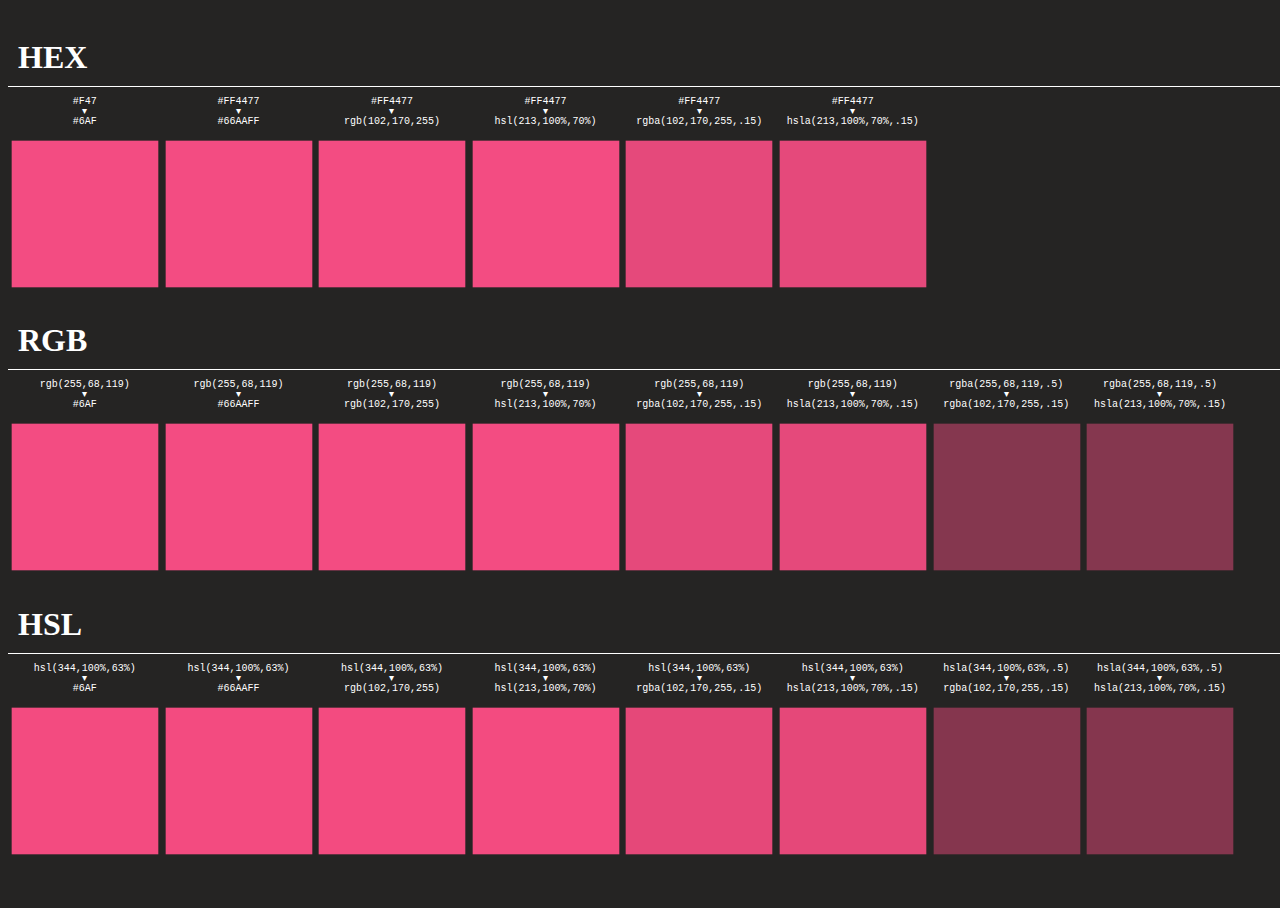
<file: anime-master/documentation/examples/colors-test.html>
<!DOCTYPE html>
<html>
<head>
  <title>Colors test | anime.js</title>
  <meta charset="utf-8">
  <meta name="viewport" content="width=device-width, initial-scale=1, maximum-scale=1">
  <meta property="og:title" content="anime.js">
  <meta property="og:url" content="https://animejs.com">
  <meta property="og:description" content="Javascript Animation Engine">
  <meta property="og:image" content="https://animejs.com/documentation/assets/img/icons/og.png">
  <meta name="twitter:card" content="summary">
  <meta name="twitter:title" content="anime.js">
  <meta name="twitter:site" content="@juliangarnier">
  <meta name="twitter:description" content="Javascript Animation Engine">
  <meta name="twitter:image" content="https://animejs.com/documentation/assets/img/icons/twitter.png">
  <link rel="apple-touch-icon-precomposed" href="../assets/img/social-media-image.png">
  <link rel="icon" type="image/png" href="../assets/img/favicon.png">
  <link href="../assets/css/documentation.css" rel="stylesheet">
  <script src="../../lib/anime.min.js"></script>
  <!-- <script src="../assets/js/anime/anime.2.0.2.js"></script> -->
  <!-- <script src="../assets/js/anime/anime.1.3.js"></script> -->
  <style>
    body {
      width: 100%;
      height: 100vh;
    }
    .color-tests {
      display: flex;
      flex-wrap: wrap;
    }
    .section-title {
      display: block;
      width: 100%;
      margin-bottom: 10px;
      padding: 10px;
      border-bottom: 1px solid #FFF;
    }
    .color-test {
      flex-shrink: 2;
      text-align: center;
      font-size: 10px;
      line-height: 1em;
      font-family: monospace;
    }
    .color-el {
      display: flex;
      align-items: center;
      justify-content: center;
      position: relative;
      width: 12vw;
      height: 12vw;
      margin-top: 10px;
    }
  </style>
</head>
<body>
  <section class="color-section">
    <h1 class="section-title">HEX</h1>
    <div class="color-tests">
      <div class="color-test hex-to-hex-shorthand">#F47<br>▾<br>#6AF</div>
      <div class="color-test hex-to-hex">#FF4477<br>▾<br>#66AAFF</div>
      <div class="color-test hex-to-rgb">#FF4477<br>▾<br>rgb(102,170,255)</div>
      <div class="color-test hex-to-hsl">#FF4477<br>▾<br>hsl(213,100%,70%)</div>
      <div class="color-test hex-to-rgba">#FF4477<br>▾<br>rgba(102,170,255,.15)</div>
      <div class="color-test hex-to-hsla">#FF4477<br>▾<br>hsla(213,100%,70%,.15)</div>
    </div>
  </section>
  <section class="color-section">
    <h1 class="section-title">RGB</h1>
    <div class="color-tests">
      <div class="color-test rgb-to-hex-shorthand">rgb(255,68,119)<br>▾<br>#6AF</div>
      <div class="color-test rgb-to-hex">rgb(255,68,119)<br>▾<br>#66AAFF</div>
      <div class="color-test rgb-to-rgb">rgb(255,68,119)<br>▾<br>rgb(102,170,255)</div>
      <div class="color-test rgb-to-hsl">rgb(255,68,119)<br>▾<br>hsl(213,100%,70%)</div>
      <div class="color-test rgb-to-rgba">rgb(255,68,119)<br>▾<br>rgba(102,170,255,.15)</div>
      <div class="color-test rgb-to-hsla">rgb(255,68,119)<br>▾<br>hsla(213,100%,70%,.15)</div>
      <div class="color-test rgba-to-rgba">rgba(255,68,119,.5)<br>▾<br>rgba(102,170,255,.15)</div>
      <div class="color-test rgba-to-hsla">rgba(255,68,119,.5)<br>▾<br>hsla(213,100%,70%,.15)</div>
    </div>
  </section>
  <section class="color-section">
    <h1 class="section-title">HSL</h1>
    <div class="color-tests">
      <div class="color-test hsl-to-hex-shorthand">hsl(344,100%,63%)<br>▾<br>#6AF</div>
      <div class="color-test hsl-to-hex">hsl(344,100%,63%)<br>▾<br>#66AAFF</div>
      <div class="color-test hsl-to-rgb">hsl(344,100%,63%)<br>▾<br>rgb(102,170,255)</div>
      <div class="color-test hsl-to-hsl">hsl(344,100%,63%)<br>▾<br>hsl(213,100%,70%)</div>
      <div class="color-test hsl-to-rgba">hsl(344,100%,63%)<br>▾<br>rgba(102,170,255,.15)</div>
      <div class="color-test hsl-to-hsla">hsl(344,100%,63%)<br>▾<br>hsla(213,100%,70%,.15)</div>
      <div class="color-test hsla-to-rgba">hsla(344,100%,63%,.5)<br>▾<br>rgba(102,170,255,.15)</div>
      <div class="color-test hsla-to-hsla">hsla(344,100%,63%,.5)<br>▾<br>hsla(213,100%,70%,.15)</div>
    </div>
  </section>
  <script>

    var colorTestEls = document.querySelectorAll('.color-test');

    function createTest(el) {
      var testHtml = el.innerHTML;
      var testValues = testHtml.split('<br>▾<br>');
      var colorEl = document.createElement('div');
      colorEl.classList.add('color-el');
      el.appendChild(colorEl);
      anime({
        targets: colorEl,
        backgroundColor: [testValues[0], testValues[1]],
        scale: [.97, .75],
        direction: 'alternate',
        easing: 'easeInOutSine',
        duration: 4000,
        loop: true
      });
    }

    for (var i = 0; i < colorTestEls.length; i++) createTest(colorTestEls[i]);

  </script>
</body>
</html>
</file>
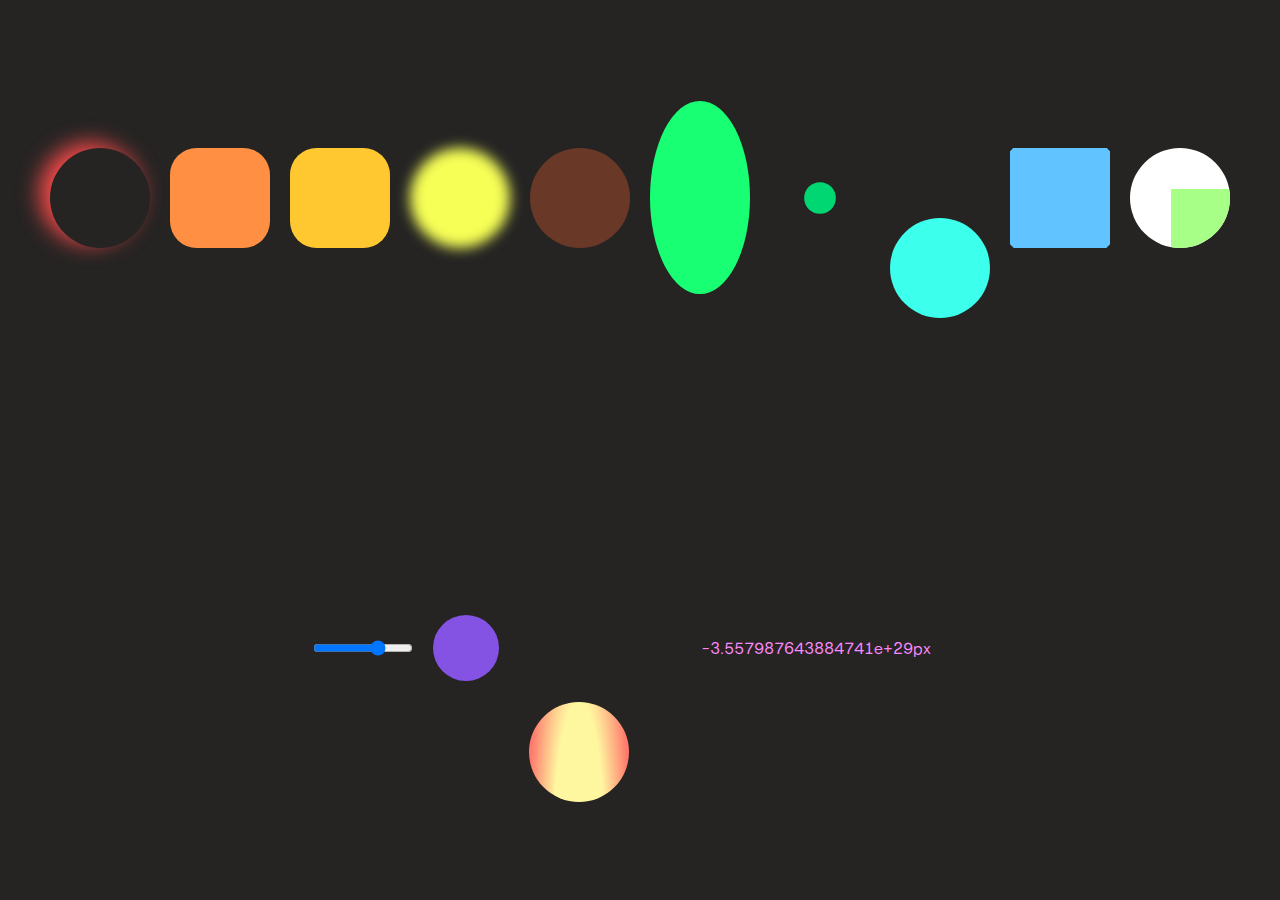
<file: anime-master/documentation/examples/complex-properties.html>
<!DOCTYPE html>
<html>
<head>
  <title>Complex properties | anime.js</title>
  <meta charset="utf-8">
  <meta name="viewport" content="width=device-width, initial-scale=1, maximum-scale=1">
  <meta property="og:title" content="anime.js">
  <meta property="og:url" content="https://animejs.com">
  <meta property="og:description" content="Javascript Animation Engine">
  <meta property="og:image" content="https://animejs.com/documentation/assets/img/icons/og.png">
  <meta name="twitter:card" content="summary">
  <meta name="twitter:title" content="anime.js">
  <meta name="twitter:site" content="@juliangarnier">
  <meta name="twitter:description" content="Javascript Animation Engine">
  <meta name="twitter:image" content="https://animejs.com/documentation/assets/img/icons/twitter.png">
  <link rel="apple-touch-icon-precomposed" href="../assets/img/social-media-image.png">
  <link href="../assets/css/animejs.css" rel="stylesheet">
  <link href="../assets/css/documentation.css" rel="stylesheet">
  <!-- <script src="../../lib/anime.min.js"></script> -->
  <!-- <script src="../assets/js/anime/anime.1.3.js"></script> -->
  <!-- <script src="../assets/js/anime/anime.2.0.1.js"></script> -->
  <style>
    body {
      display: flex;
      flex-wrap: wrap;
      justify-content: center;
      align-items: center;
      min-height: 100vh;
    }
    .item {
      width: 100px;
      height: 100px;
      margin-top: 20px;
      border-radius: 50%;
      background-color: currentColor;
      margin: 10px;
    }
    .box-shadow {
      background-color: transparent;
    }
    .clip-path {
      border-radius: 0;
    }
    .auto-property {
      background-image: radial-gradient(50% 100%, #FFF7A0 50%, #FF7A6D 100%);
      background-size: auto 100px;
    }
    .exponent-values {
      width: 300px;
      background-color: transparent;
      text-align: center;
    }
  </style>
</head>
<body>
  <div class="box-shadow item color-red"></div>
  <div class="unit-less item color-orange"></div>
  <div class="specified-unit item color-lightorange"></div>
  <div class="filter item color-yellow"></div>
  <div class="rgba item color-citrus"></div>
  <div class="calc item color-green"></div>
  <div class="zero-value item color-darkgreen"></div>
  <div class="round-value item color-turquoise"></div>
  <div class="clip-path item color-skyblue"></div>
  <svg class="item" xmlns="http://www.w3.org/2000/svg" viewBox="0 0 100 100">
    <g id="Page-1" fill="none" fill-rule="evenodd">
      <g id="svg" fill="#A7FF87">
        <rect id="Rectangle" width="50" height="50" x="25" y="25"/>
      </g>
    </g>
  </svg>
  <input class="item" type="range" value="0" min="0" max="100">
  <div class="basic-css color-lavender item"></div>
  <div class="auto-property color-purple item"></div>
  <input class="exponent-values color-pink item" value="-1.1234567890123456789e+30px"></input>
  <script type="module">
    
    import anime from "../../src/index.js";

    var boxShadow = anime({
      targets: '.box-shadow',
      boxShadow: [
        {value: ['10px -10px 10px 0 currentColor', '10px 10px 20px 0 currentColor']},
        {value: '-10px 10px 30px 0 currentColor'},
        {value: '-10px -10px 20px 0 currentColor'},
        {value: '10px -10px 10px 0 currentColor'}
      ],
      loop: true,
      easing: 'linear'
    });
    var unitLess = anime({
      targets: '.unit-less',
      borderRadius: 16,
      loop: true,
      direction: 'alternate',
      easing: 'linear'
    });
    var specifiedUnit = anime({
      targets: '.specified-unit',
      borderRadius: '1em',
      loop: true,
      direction: 'alternate',
      easing: 'linear'
    });
    var filter = anime({
      targets: '.filter',
      filter: ["blur(20px)", "blur(0px)"],
      loop: true,
      direction: 'alternate',
      easing: 'linear'
    });
    var rgba = anime({
      targets: '.rgba',
      backgroundColor: ['rgba(255,100,50,1)', 'rgba(255,100,50,.0)'],
      loop: true,
      direction: 'alternate',
      easing: 'linear'
    });
    var calc = anime({
      targets: '.calc',
      height: ['calc(25% - 100px)', 'calc(25% - 0px)'],
      loop: true,
      direction: 'alternate',
      easing: 'linear'
    });
    var zeroValue = anime({
      targets: '.zero-value',
      scale: 0,
      loop: true,
      direction: 'alternate',
      easing: 'linear'
    });
    var roundValue = anime({
      targets: '.round-value',
      translateY: 100,
      round: .1,
      loop: true,
      direction: 'alternate',
      easing: 'linear'
    });
    var clipPath = anime({
      targets: '.clip-path',
      clipPath: ['circle(0px at center)', 'circle(100px at center)'],
      loop: true,
      direction: 'alternate',
      easing: 'linear'
    });
    var svgTransform = anime({
      targets: 'rect',
      transform: 'translate(10 10) scale(2)',
      loop: true,
      direction: 'alternate',
      easing: 'linear'
    });
    var rangeValue = anime({
      targets: 'input[type="range"]',
      value: 100,
      loop: true,
      direction: 'alternate',
      easing: 'linear'
    });
    var basicCSS = anime({
      targets: '.basic-css',
      width: 50,
      height: 50,
      loop: true,
      direction: 'alternate',
      easing: 'linear'
    });
    var autoProperty = anime({
      targets: '.auto-property',
      backgroundSize: ['auto 10px', 'auto 400px'],
      margin: '20% 40px 10px 30px',
      loop: true,
      direction: 'alternate',
      easing: 'linear'
    });
    var exponentValues = anime({
      targets: '.exponent-values',
      value: '+1.0123456789012346e+21px',
      loop: true,
      direction: 'alternate',
      easing: 'linear'
    });
  </script>
</body>
</html>
</file>
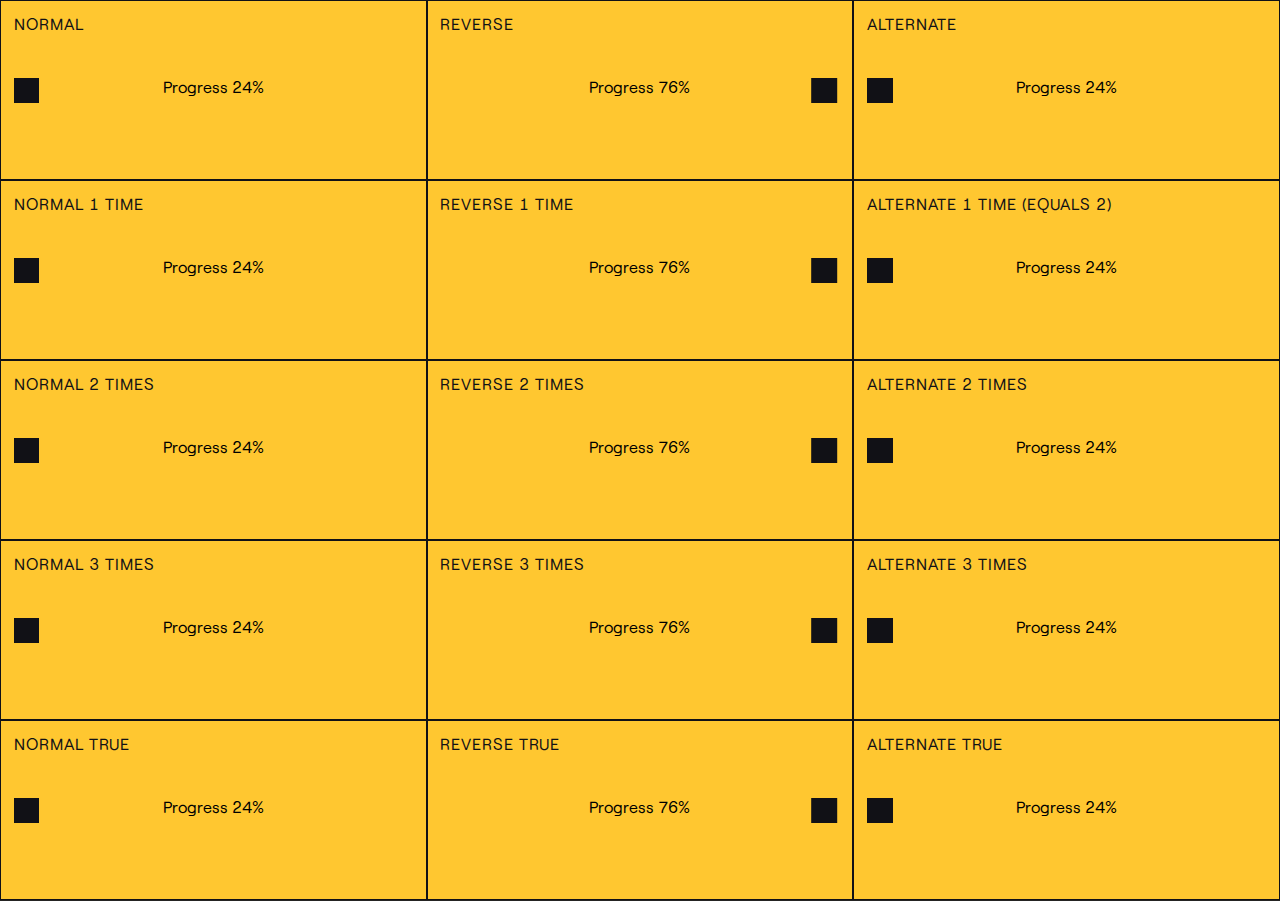
<file: anime-master/documentation/examples/directions-testing.html>
<!DOCTYPE html>
<html>
<head>
  <title>Diretions Testing | anime.js</title>
  <meta charset="utf-8">
  <meta name="viewport" content="width=device-width, initial-scale=1, maximum-scale=1">
  <meta property="og:title" content="anime.js">
  <meta property="og:url" content="https://animejs.com">
  <meta property="og:description" content="Javascript Animation Engine">
  <meta property="og:image" content="https://animejs.com/documentation/assets/img/icons/og.png">
  <meta name="twitter:card" content="summary">
  <meta name="twitter:title" content="anime.js">
  <meta name="twitter:site" content="@juliangarnier">
  <meta name="twitter:description" content="Javascript Animation Engine">
  <meta name="twitter:image" content="https://animejs.com/documentation/assets/img/icons/twitter.png">
  <link rel="apple-touch-icon-precomposed" href="../assets/img/social-media-image.png">
  <link rel="icon" type="image/png" href="../assets/img/favicon.png">
  <link href="../assets/css/animejs.css" rel="stylesheet">
  <link href="../assets/css/documentation.css" rel="stylesheet">
  <script src="../../lib/anime.min.js"></script>
  <style>
    body {
      display: flex;
      flex-wrap: wrap;
      align-items: center;
      justify-content: flex-start;
      height: auto;
    }
    article {
      padding: 1vw;
      position: relative;
      width: 33.33%;
      height: 20vh;
      background: currentColor;
      border: 1px solid #111116;
    }
    h2 {
      color: #111116;
    }
    .el {
      position: relative;
      top: 5vh;
      width: 2vw;
      height: 2vw;
      background: #111116;
    }
    .logs {
      display: flex;
      flex-direction: column;
      flex-wrap: wrap;
      align-items: center;
      justify-content: center;
      position: absolute;
      top: 1vh;
      left: 0;
      bottom: 0;
      height: 19vh;
      width: 100%;
    }
    input {
      text-align: center;
      background: none;
      border: none;
    }
  </style>
</head>
<body>
  <script>
    function createTest(title, numberOfTargets, params) {
      var testEl = document.createElement('article');
      var testZoneEl = document.createElement('div');
      var logsEl = document.createElement('div');
      var progressEl = document.createElement('input');
      var promiseEl = document.createElement('input');
      var h2El = document.createElement('h2');

      for (var i = 0; i < numberOfTargets; i++) {
        var el = document.createElement('div');
        el.classList.add('el');
        testZoneEl.appendChild(el);
      }

      h2El.innerHTML = title;
      testEl.appendChild(h2El);
      logsEl.classList.add('logs');
      logsEl.appendChild(progressEl);
      logsEl.appendChild(promiseEl);
      testEl.appendChild(logsEl);
      testEl.appendChild(testZoneEl);
      document.body.appendChild(testEl);

      params.targets = testZoneEl.querySelectorAll('div');
      params.translateX = '29vw';
      params.delay = 1000;
      params.endDelay = 1000;
      params.easing = 'easeInOutQuad';
      params.begin = function() { testEl.classList.add('color-lightorange') };
      params.update = function(a) { 
        testEl.classList.add('color-red');
        progressEl.value = 'Progress ' + Math.round(a.progress) + '%';
      };
      params.complete = function() { testEl.classList.add('color-darkgreen') };
      var animation = anime(params);
      animation.finished.then(function() {
        promiseEl.value = 'Promise resolved'
        console.log('Promise resolved');
      });
      testEl.onclick = function() {
        testEl.classList.add('color-red');
        testEl.classList.remove('color-lightorange');
        testEl.classList.remove('color-darkgreen');
        animation.restart();
      }
    }

    createTest('Normal', 1, {});

    createTest('Reverse', 1, {
      direction: 'reverse'
    });

    createTest('Alternate', 1, {
      direction: 'alternate'
    });

    createTest('Normal 1 time', 1, {
      loop: 1
    });

    createTest('Reverse 1 time', 1, {
      direction: 'reverse',
      loop: 1
    });

    createTest('Alternate 1 time (equals 2)', 1, {
      direction: 'alternate',
      loop: 1
    });

    createTest('Normal 2 times', 1, {
      loop: 2
    });

    createTest('Reverse 2 times', 1, {
      direction: 'reverse',
      loop: 2
    });

    createTest('Alternate 2 times', 1, {
      direction: 'alternate',
      loop: 2
    });

    createTest('Normal 3 times', 1, {
      loop: 3
    });

    createTest('Reverse 3 times', 1, {
      direction: 'reverse',
      loop: 3
    });

    createTest('Alternate 3 times', 1, {
      direction: 'alternate',
      loop: 3
    });

    createTest('Normal true', 1, {
      loop: true
    });

    createTest('Reverse true', 1, {
      direction: 'reverse',
      loop: true
    });

    createTest('Alternate true', 1, {
      direction: 'alternate',
      loop: true
    });



  </script>
</body>
</html>
</file>
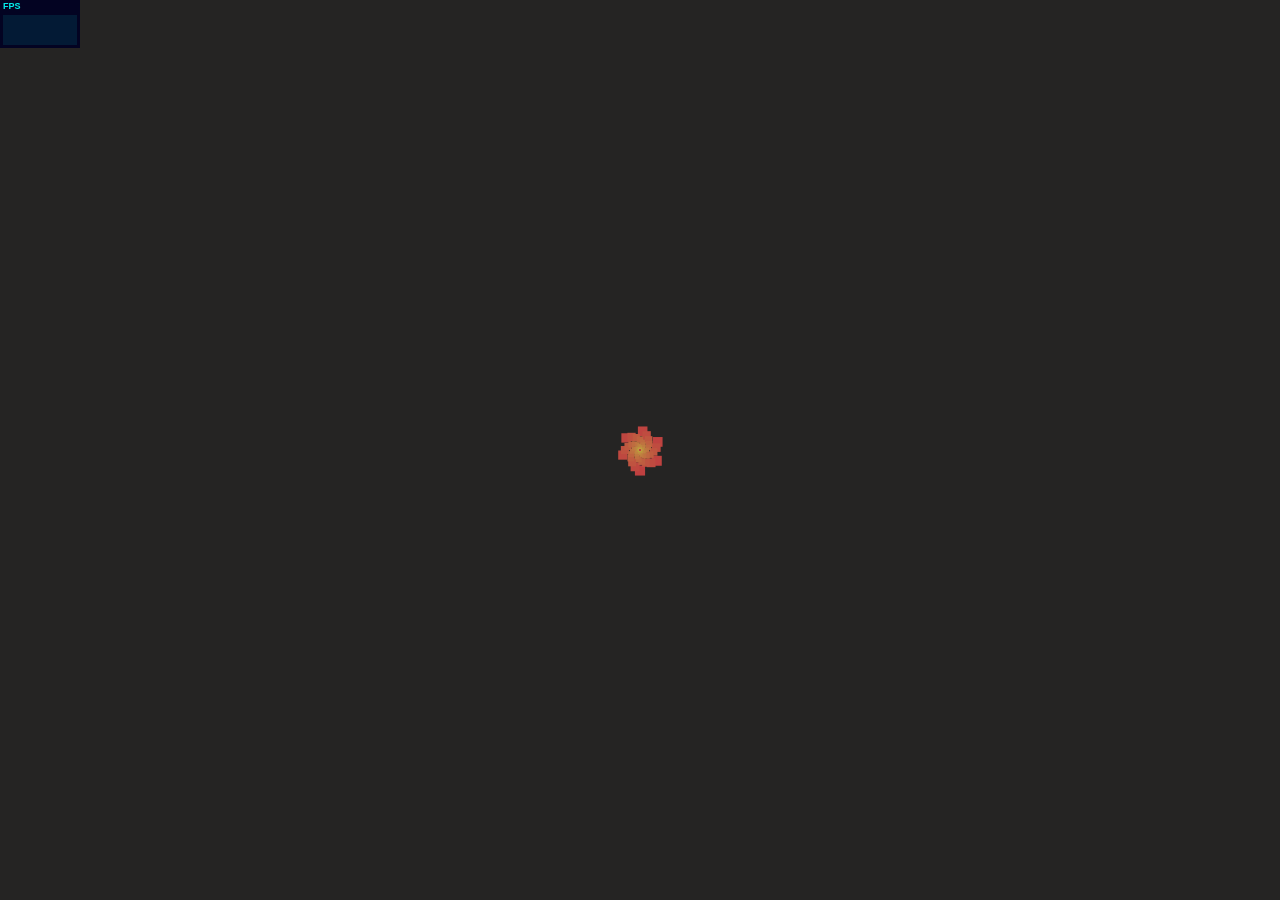
<file: anime-master/documentation/examples/DOM-stress-test.html>
<!DOCTYPE html>
<html>
<head>
  <title>DOM stress test | anime.js</title>
  <meta charset="utf-8">
  <meta name="viewport" content="width=device-width, initial-scale=1, maximum-scale=1">
  <meta property="og:title" content="anime.js">
  <meta property="og:url" content="https://animejs.com">
  <meta property="og:description" content="Javascript Animation Engine">
  <meta property="og:image" content="https://animejs.com/documentation/assets/img/icons/og.png">
  <meta name="twitter:card" content="summary">
  <meta name="twitter:title" content="anime.js">
  <meta name="twitter:site" content="@juliangarnier">
  <meta name="twitter:description" content="Javascript Animation Engine">
  <meta name="twitter:image" content="https://animejs.com/documentation/assets/img/icons/twitter.png">
  <link rel="apple-touch-icon-precomposed" href="../assets/img/social-media-image.png">
  <link rel="icon" type="image/png" href="../assets/img/favicon.png" >
  <link href="../assets/css/animejs.css" rel="stylesheet">
  <link href="../assets/css/documentation.css" rel="stylesheet">
  <script src="../../lib/anime.min.js"></script>
  <!-- <script src="../assets/js/anime/anime.2.0.2.js"></script> -->
  <!-- <script src="../assets/js/anime/anime.1.0.js"></script> -->
  <style>

    .el {
      position: absolute;
      top: 50%;
      left: 50%;
      width: 1em;
      height: 1em;
      margin: -.5em 0 0 -.5em;
      font-size: 20px;
    }

  </style>
</head>
<body></body>
<script>

  var wrapperEl = document.body;
  var numberOfEls = 500;
  var duration = numberOfEls * 10;
  var radius = window.innerWidth < window.innerHeight ? window.innerWidth : window.innerHeight;
  var distance = (radius / 4 <= 150 ? 150 : radius / 2.5) / 16; 

  function createEl(i) {
    var el = document.createElement('div');
    var hue = Math.round(360 / numberOfEls * i);
    el.classList.add('el');
    //el.style.border = '5px solid hsl(' + hue + ', 50%, 50%)';
    el.style.backgroundColor = 'hsl(' + hue + ', 50%, 50%)';
    wrapperEl.appendChild(el);
    anime({
      targets: el,
      translateX: Math.sin(i) * distance + 'rem',
      translateY: Math.cos(i) * distance + 'rem',
      scale: [
        {value: [.1, 2]},
        {value: .1}
      ],
      easing: 'easeInOutSine',
      loop: true,
      duration: duration,
      delay: i * (duration / numberOfEls)
    });
  };

  for (var i = 0; i < numberOfEls; i++) createEl(i);

  </script>
  <script src="../assets/js/vendors/stats.min.js"></script>
</html>
</file>
<file: css/styles.css>
* {
  margin: 0;
  background-color: #111111;
}

main {
  width: 100%;
  height: 1200px;
  
}

.wrapper{
  padding: 50px 20px 0 20px;
  margin: 0 auto;
  position: relative;
  left: 100px;
  top: 100px;
 }

.square{
  margin: 2px;
  background-color: rgba(94, 247, 56, 0.8);
  width: 20px;
  height: 20px;
  cursor: pointer;
  display: inline-block;
}

.square {
  position: absolute;
}

/* .box:nth-child(n) {
  top: calc(10px + (n - 1) * 25px);
  left: 50%;
} */

.square:nth-child(n + 1):nth-child(-n + 5) {
  left: 50%;
}

.box1 { top: 10px; }
.box2 { top: calc(10px + (2 - 1) * 25px); }
.box3 { top: calc(10px + (3 - 1) * 25px); }
.box4 { top: calc(10px + (4 - 1) * 25px); }
.box5 { top: calc(10px + (5 - 1) * 25px); } /* top:110 */


.box6 {top: calc(110px + 12px * 1);
       left: calc(50% - 25px * 1);}
.box7 {top: calc(110px + 12px * 2);
       left: calc(50% - 25px * 2);}
.box8 {top: calc(110px + 12px * 3);
       left: calc(50% - 25px * 3);}
.box9 {top: calc(110px + 12px * 4);
       left: calc(50% - 25px * 4);}
.box10 {top: calc(110px + 12px * 5); /* top:170,left */
       left: calc(50% - 25px * 5);}

.square:nth-child(n + 11):nth-child(-n + 16) {
  left: calc(50% - 25px * 5);
}
.box11 { top: calc(170px + (2 - 1) * 25px) }
.box12 { top: calc(170px + (3 - 1) * 25px) }
.box13 { top: calc(170px + (4 - 1) * 25px) }
.box14 { top: calc(170px + (5 - 1) * 25px) }
.box15 { top: calc(170px + (6 - 1) * 25px) }
.box16 { top: calc(170px + (7 - 1) * 25px) }

.box17 {top: calc(110px + 12px * 1);
  left: calc(50% + 25px * 1);}
.box18 {top: calc(110px + 12px * 2);
  left: calc(50% + 25px * 2);}
.box19 {top: calc(110px + 12px * 3);
  left: calc(50% + 25px * 3);}
.box20 {top: calc(110px + 12px * 4);
  left: calc(50% + 25px * 4);}
.box21 {top: calc(110px + 12px * 5); /* top:170,left */
  left: calc(50% + 25px * 5);}

.square:nth-child(n + 22):nth-child(-n + 27) {
  left: calc(50% + 25px * 5);
}
.box22 { top: calc(170px + (2 - 1) * 25px) }
.box23 { top: calc(170px + (3 - 1) * 25px) }
.box24 { top: calc(170px + (4 - 1) * 25px) }
.box25 { top: calc(170px + (5 - 1) * 25px) }
.box26 { top: calc(170px + (6 - 1) * 25px) }
.box27 { top: calc(170px + (7 - 1) * 25px) }

.box28 {top: calc(320px + 12px * 1);
  left: calc(50% - 25px * (5 - 1));}
.box29 {top: calc(320px + 12px * 2);
  left: calc(50% - 25px * (5 - 2));}
.box30 {top: calc(320px + 12px * 3);
  left: calc(50% - 25px * (5 - 3));}
.box31 {top: calc(320px + 12px * 4);
  left: calc(50% - 25px * (5 - 4));}
.box32 {top: calc(320px + 12px * 5);
  left: calc(50% - 25px * (5 - 5));}

.box33 {top: calc(320px + 12px * 1);
  left: calc(50% + 25px * (5 - 1));}
.box34 {top: calc(320px + 12px * 2);
  left: calc(50% + 25px * (5 - 2));}
.box35 {top: calc(320px + 12px * 3);
  left: calc(50% + 25px * (5 - 3));}
.box36 {top: calc(320px + 12px * 4);
  left: calc(50% + 25px * (5 - 4));}

.box37 {top: calc(140px + 12px * 1);
  left: calc(50% - 25px * 1 + (10px));}
.box38 {top: calc(140px + 12px * 2);
  left: calc(50% - 25px * 2 + (10px));}
.box39 {top: calc(140px + 12px * 3);
  left: calc(50% - 25px * 3 + (10px));}
.box40 {top: calc(140px + 12px * 4);
  left: calc(50% - 25px * 4 + (10px));}

.square:nth-child(n + 41):nth-child(-n + 45) {
  left: calc(50% + 25px * 4 - (10px));
}
.box41 { top: calc(170px + (2 - 1) * 25px) }
.box42 { top: calc(170px + (3 - 1) * 25px) }
.box43 { top: calc(170px + (4 - 1) * 25px) }
.box44 { top: calc(170px + (5 - 1) * 25px) }
.box45 { top: calc(170px + (6 - 1) * 25px) }

.box46 {top: calc(354px - 12px * 1);
  left: calc(50% - 25px * 1 + (10px));}
.box47 {top: calc(354px - 12px * 2);
  left: calc(50% - 25px * 2 + (10px));}
.box48 {top: calc(354px - 12px * 3);
  left: calc(50% - 25px * 3 + (10px));}
.box49 {top: calc(354px - 12px * 4);
  left: calc(50% - 25px * 4 + (10px));}

.square:nth-child(n + 50):nth-child(-n + 55) {
  left: calc(50%);
}
.box50{top: calc(380px + (2 - 1) * 25px);}
.box51{top: calc(380px + (3 - 1) * 25px);}
.box52{top: calc(380px + (4 - 1) * 25px);}
.box53{top: calc(380px + (5 - 1) * 25px);}
.box54{top: calc(380px + (6 - 1) * 25px);}
.box55{top: calc(380px + (7 - 1) * 25px);} /* 530 */

.box56 {top: calc(530px + 12px * 1);
  left: calc(50% - 25px * 1);}
.box57 {top: calc(530px + 12px * 2);
  left: calc(50% - 25px * 2);}
.box58 {top: calc(530px + 12px * 3);
  left: calc(50% - 25px * 3);}
.box59 {top: calc(530px + 12px * 4);
  left: calc(50% - 25px * 4);}
.box60 {top: calc(530px + 12px * 5);
  left: calc(50% - 25px * 5);}

.box61 {top: calc(590px - 12px * 1);
  left: calc(50% - 125px - 25px * 1);}
.box62 {top: calc(590px - 12px * 2);
  left: calc(50% - 125px - 25px * 2);}
.box63 {top: calc(590px - 12px * 3);
  left: calc(50% - 125px - 25px * 3);}
.box64 {top: calc(590px - 12px * 4);
  left: calc(50% - 125px - 25px * 4);}
.box65 {top: calc(590px - 12px * 5);
  left: calc(50% - 125px - 25px * 5);}

.square:nth-child(n + 66):nth-child(-n + 70) {
  left: calc(50% - 250px);}
.box66 {top: calc(530px - (2 - 1) * 25px);}
.box67 {top: calc(530px - (3 - 1) * 25px);}
.box68 {top: calc(530px - (4 - 1) * 25px);}
.box69 {top: calc(530px - (5 - 1) * 25px);}
.box70 {top: calc(530px - (6 - 1) * 25px);}

.box71 {top: calc(530px + 12px * 1);
  left: calc(50% - 250px - 25px * 1);}
.box72 {top: calc(530px + 12px * 2);
  left: calc(50% - 250px - 25px * 2);}
.box73 {top: calc(530px + 12px * 3);
  left: calc(50% - 250px - 25px * 3);}
.box74 {top: calc(530px + 12px * 4);
  left: calc(50% - 250px - 25px * 4);}
.box75 {top: calc(530px + 12px * 5);
  left: calc(50% - 250px - 25px * 5);}

.box76 {top: calc(530px + 12px * 1);
  left: calc(50% + 25px * 1);}
.box77 {top: calc(530px + 12px * 2);
  left: calc(50% + 25px * 2);}
.box78 {top: calc(530px + 12px * 3);
  left: calc(50% + 25px * 3);}
.box79 {top: calc(530px + 12px * 4);
  left: calc(50% + 25px * 4);}
.box80 {top: calc(530px + 12px * 5);
  left: calc(50% + 25px * 5);}

.square:nth-child(n + 80):nth-child(-n + 85) {
  left: calc(50% + 125px);}
.box81 {top: calc(590px + (2 - 1) * 25px);}
.box82 {top: calc(590px + (3 - 1) * 25px);}
.box83 {top: calc(590px + (4 - 1) * 25px);}
.box84 {top: calc(590px + (5 - 1) * 25px);}
.box85 {top: calc(590px + (6 - 1) * 25px);}
.box86 {top: calc(590px + (7 - 1) * 25px);}

.box87 {top: calc(590px - 12px * 1);
  left: calc(50% + 125px + 25px * 1);}
.box88 {top: calc(590px - 12px * 2);
  left: calc(50% + 125px + 25px * 2);}
.box89 {top: calc(590px - 12px * 3);
  left: calc(50% + 125px + 25px * 3);}
.box90 {top: calc(590px - 12px * 4);
  left: calc(50% + 125px + 25px * 4);}
.box91 {top: calc(590px - 12px * 5);
  left: calc(50% + 125px + 25px * 5);}

.square:nth-child(n + 91):nth-child(-n + 99) {
  left: calc(50% + 250px);}
.box92{top: calc(380px + (2 - 1) * 25px);}
.box93{top: calc(380px + (3 - 1) * 25px);}
.box94{top: calc(380px + (4 - 1) * 25px);}
.box95{top: calc(380px + (5 - 1) * 25px);}
.box96{top: calc(380px + (6 - 1) * 25px);}
</file>
<file: JS＿Anime/css/styles.css>
.wrapper{
  padding: 20px;
  width: 850px;
  height: 190px;
  display: flex;
  flex-wrap: wrap;
  justify-content: center;
  align-items: center;

 }
 .square{
   margin: 2px;
   background-color: rgb(7, 207, 0);
   width: 50px;
   height: 50px;
   cursor: pointer;
 }
</file>
<file: anime-master/documentation/assets/css/animejs.css>
@font-face {
 font-family: "Roobert";
 font-weight: 400;
 font-style: normal;
 src: url("../fonts/Roobert-Regular.woff2") format("woff2");
}

@font-face {
 font-family: "Roobert";
 font-weight: 400;
 font-style: italic;
 src: url("../fonts/Roobert-Regular.woff2") format("woff2");
}

@font-face {
 font-family: "Roobert";
 font-weight: 600;
 font-style: normal;
 src: url("../fonts/Roobert-SemiBold.woff2") format("woff2");
}

@font-face {
 font-family: "Roobert";
 font-weight: 600;
 font-style: italic;
 src: url("../fonts/Roobert-SemiBoldItalic.woff2") format("woff2");
}

@font-face {
  font-family: "InputMono";
  src: url("../fonts/InputMono-Regular.woff2") format("woff2"),
      url("../fonts/InputMono-Regular.woff") format("woff");
  font-weight: normal;
  font-style: normal;
}

@font-face {
  font-family: "InputMono";
  src: url("../fonts/InputMono-Bold.woff2") format("woff2"),
      url("../fonts/InputMono-Bold.woff") format("woff");
  font-weight: bold;
  font-style: normal;
}

@font-face {
  font-family: "InputMono";
  src: url("../fonts/InputMono-BoldItalic.woff2") format("woff2"),
      url("../fonts/InputMono-BoldItalic.woff") format("woff");
  font-weight: bold;
  font-style: italic;
}

@font-face {
  font-family: "InputMono";
  src: url("../fonts/InputMono-Italic.woff2") format("woff2"),
      url("../fonts/InputMono-Italic.woff") format("woff");
  font-weight: normal;
  font-style: italic;
}

*, *:before, *:after {
  box-sizing: border-box;
  margin: 0;
  padding: 0;
  border: 0;
  font: inherit;
  vertical-align: baseline;
}

html,
body {
  background-color: #252423;
  color: #F6F4F2;
}

body {
  font-family: Roobert, Helvetica Neue, Helvetica, Arial, sans-serif;
  font-weight: 400;
  font-feature-settings:"tnum" 1, "ss03" 1;
  -webkit-font-smoothing: antialiased;
}

h1, h2 {
  font-weight: 600;
}

input {
  font-family: Roobert, Helvetica Neue, Helvetica, Arial, sans-serif;
  font-variant-numeric: tabular-nums;
}

sup {
  vertical-align: super;
  font-size: .625em;
}

strong {
  font-weight: 600;
}

.color-white { color: #F6F4F2; } /* White */
.color-black { color: #2E2C2C; } /* Black */
.color-red, .color-targets { color: #FF4B4B; }/* red: */
.color-orange, .color-properties { color: #FF8F42; }/* orange: */
.color-lightorange, .color-prop-params { color: #FFC730; }/* lightorange: */
.color-yellow, .color-anim-params { color: #F6FF56; }/* yellow: */
.color-citrus, .color-values { color: #A4FF4F; }/* citrus: */
.color-green, .color-keyframes { color: #18FF74; }/* green: */
.color-darkgreen, .color-staggering { color: #00D672; }/* darkgreen: */
.color-turquoise, .color-tl { color: #3CFFEC; }/* turquoise: */
.color-skyblue, .color-controls { color: #61C3FF; }/* skyblue: */
.color-kingblue, .color-callbacks { color: #5A87FF; }/* kingblue: */
.color-lavender, .color-svg { color: #8453E3; }/* lavender: */
.color-purple, .color-easings { color: #C26EFF; }/* purple: */
.color-pink, .color-helpers { color: #FB89FB; }/* pink: */

.anime-mini-logo {
  width: 100px;
  height: 24px;
  transform: scaleY(.5);
}
</file>
<file: anime-master/documentation/assets/css/anime-theme.css>
.hljs {
  display: block;
  color: #F6F4F2;
}

.hljs-comment,
.hljs-quote {
  color: #A2A09F;
  font-style: italic;
}

.hljs-doctag,
.hljs-keyword,
.hljs-formula {
  color: #B08CFF;
}

.hljs-section,
.hljs-name,
.hljs-selector-tag,
.hljs-deletion,
.hljs-subst {
  color: #FF7C72;
}

.hljs-literal {
  color: #1CE2B2;
}

.hljs-string,
.hljs-regexp,
.hljs-addition,
.hljs-attribute,
.hljs-attr,
.hljs-meta-string {
  color: #A6FF8F;
}

.hljs-built_in,
.hljs-class .hljs-title {
  color: #FBF38C;
}

.hljs-variable,
.hljs-template-variable,
.hljs-type,
.hljs-selector-class,
.hljs-selector-attr,
.hljs-selector-pseudo,
.hljs-number {
  color: #FF7C72;
}

.hljs-symbol,
.hljs-bullet,
.hljs-link,
.hljs-meta,
.hljs-selector-id,
.hljs-title {
  color: #61C3FF;
}

.hljs-emphasis {
  font-style: italic;
}

.hljs-strong {
  font-weight: bold;
}

.hljs-link {
  text-decoration: underline;
}
</file>
<file: anime-master/documentation/assets/css/documentation.css>
html,
body,
header {
  background-color: #252423;
}

body {
  position: absolute;
  width: 100%;
  height: 100%;
  color: white;
  font-variant-numeric: tabular-nums;
  -webkit-font-smoothing: antialiased;
  overflow-x: hidden;
}

.content {
  overflow: hidden;
  opacity: 0;
  display: flex;
  flex-direction: row;
  width: 100%;
  height: 100%;
  transition: opacity 1s ease;
}

.ready .content {
  opacity: 1;
}

/* Headers */

.header {
  position: absolute;
  z-index: 1;
  top: 0;
  width: 100%;
}

.logo {
  display: flex;
  justify-content: space-between;
  opacity: .8;
  width: 100%;
  height: 20px;
  text-decoration: none;
  color: currentColor;
}

.logo:visited {
  color: currentColor;
}

.logo svg {
  width: 100%;
  height: 100%;
}

.logo:hover {
  opacity: 1;
}

.version-number {
  opacity: .6;
  color: currentColor;
}

header {
  position: sticky;
  top: 0;
  z-index: 2;
  display: flex;
  align-items: center;
  justify-content: space-between;
  width: 100%;
  height: 60px;
  padding-left: 20px;
  padding-right: 20px;
  border-bottom: 1px solid rgba(0,0,0,.65);
}

h2 {
  font-size: 16px;
  letter-spacing: 1px;
  text-transform: uppercase;
  font-weight: 200;
}

/* Panes */

.pane {
  position: relative;
  height: 100%;
}

/* Sidebar */

.sidebar {
  display: flex;
  flex-direction: column;
  width: 240px;
  padding-top: 60px;
  border-right: 1px solid rgba(0,0,0,.65);
}

.sidebar-info {
  display: flex;
  justify-content: space-between;
  padding: 20px;
}

.navigation {
  overflow-y: auto;
  width: 100%;
  height: 100%;
  padding: 10px 0 20px 20px;
}

.navigation ul {
  height: 30px;
  overflow-y: hidden;
  -webkit-transition:opacity .4s ease;
  transition: opacity .4s ease;
}

.navigation ul li {
  position: relative;
}

.navigation ul li:before {
  content: "";
  display: block;
  position: absolute;
  top: 4px;
  left: 2px;
  width: 1px;
  height: calc(100% - 8px);
  background-color: white;
}

.navigation ul li:first-child:before {
  display: none;
}

.navigation a {
  display: block;
  padding-left: 10px;
  color: white;
  text-decoration: none;
  font-size: 14px;
  line-height: 20px;
  letter-spacing: .5px;
  text-transform: uppercase;
}

.navigation ul li:first-child a {
  padding-left: 0;
  padding-top: 10px;
  padding-bottom: 10px;
}

.navigation ul li a,
.navigation ul li:before {
  opacity: .4;
}

.navigation ul li a {
  transition: opacity .4s ease, color .4s ease;
}

.navigation ul.active a {
  opacity: .7;
}

.navigation ul li:hover a,
.navigation ul li:hover:before {
  transition: none;
  opacity: 1;
}

.navigation ul li.active a,
.navigation ul li.active:before {
  opacity: 1;
  color: currentColor;
}

.navigation ul li.active:before {
  background-color: currentColor;
}

.navigation ul.active li:first-child a,
.navigation ul.active li:first-child a:hover {
  opacity: 1;
  color: currentColor;
}

/* Info pane */

.demo-info {
  flex-direction: column;
  font-size: 16px;
  line-height: 22px;
}

.info-output {
  overflow-x: hidden;
  overflow-y: auto;
  position: relative;
  top: 0;
  width: 100%;
  height: calc(100% - 60px);
  padding: 20px;
}

.demo-info pre {
  font-variant-ligatures: none;
  -webkit-font-variant-ligatures: none;
}

.demo-info code {
  font-family: "Input Mono Reg", monospace;
  font-size: 14px;
  line-height: 22px;
  white-space: pre-wrap;
}

.demo-info p {
  margin-bottom: 20px;
}

.demo-info p,
.demo-info td {
  color: #F6F4F2;
}

.demo-info i {
  font-style: italic;
}

.demo-info a {
  text-decoration: none;
  border-bottom: 1px dotted currentColor;
  word-wrap: break-word;
  overflow-wrap: break-word;
}

.demo-info a:hover {
  border-bottom: 1px solid currentColor;
}

.demo-info a[href^="http"],
.demo-info a[href^="http"]:visited {
  color: #F6F4F2;
}

.demo-info p.bubble {
  display: inline-block;
  position: relative;
  padding: 8px 12px;
}

.demo-info p.bubble.warning {
  color: #FBF38C;
}

.demo-info p.bubble.info {
  color: #61C3FF;
}

.demo-info p.bubble:after {
  content: "";
  pointer-events: none;
  color: currentColor;
  display: inline-block;
  position: absolute;
  top: 0;
  left: 0;
  right: 0;
  bottom: 0;
  background-color: currentColor;
  border-radius: 3px;
  opacity: .05;
}

.demo-info code.hljs {
  display: inline-block;
}

.demo-info pre {
  margin-bottom: 20px;
}

.demo-info pre code {
  position: relative;
  display: inline-block;
  width: 100%;
  padding: 8px 12px;
  background-color: rgba(0,0,0,.2);
  border: 1px solid rgba(0,0,0,.2);
  border-radius: 3px;
}

.demo-info p code {
  position: relative;
  padding: 0 2px;
  height: 20px;
  background-color: rgba(0,0,0,.2);
  box-shadow: inset 0 0 1px rgba(0,0,0,.4);
  border-radius: 3px;
}

.demo-info table {
  margin-bottom: 20px;
  border: 1px solid rgba(255,255,255,.15);
  border-spacing: 0;
  border-radius: 3px;
}

.demo-info td {
  vertical-align: middle;
  padding: 8px 12px;
  border-left: 1px solid rgba(255,255,255,.15);
  border-top: 1px solid rgba(255,255,255,.15);
}

.demo-info thead td {
  text-transform: uppercase;
  font-size: 16px;
  line-height: 22px;
  letter-spacing: 1px;
  color: rgba(255,255,255,.4);
  border-top: none;
}

.demo-info td:first-child {
  border-left: none;
}

.code-preview {
  width: 100%;
  padding-top: 40px;
}

.code-preview h2 {
  margin-bottom: 20px;
}

/* Demos */

.demos {
  overflow-y: scroll;
  width: calc(50% - 240px);
  min-width: 330px;
}

article {
  width: 100%;
  display: flex;
  flex-direction: column;
  flex-wrap: wrap;
  align-items: flex-start;
  justify-content: flex-start;
}

.demo {
  position: relative;
  z-index: 1;
  display: flex;
  align-items: center;
  justify-content: center;
  width: 100%;
  min-height: 200px;
  padding-top: 35px;
  border-bottom: 1px solid rgba(0,0,0,.65);
  cursor: pointer;
}

.demo-description {
  display: none;
}

.demo.controls {
  padding-top: 50px;
}

.demo.active.controls {
  cursor: default;
}

.demo:before {
  content: "";
  position: absolute;
  z-index: 0;
  top: 0;
  left: 0;
  opacity: 0;
  display: block;
  width: 100%;
  height: 100%;
  background-color: currentColor;
}

.demo.active:before {
  opacity: .05;
}

.demo-content {
  position: relative;
  display: flex;
  flex-direction: column;
  justify-content: center;
  text-align: center;
  width: 290px;
  height: 100%;
}

.demo-content.vertical {
  flex-direction: row;
}

.demo-title {
  position: absolute;
  top: 0;
  left: 20px;
  width: calc(100% - 40px);
  padding: 23px 0;
  font-size: 14px;
  letter-spacing: 2px;
  text-transform: uppercase;
  color: #F6F4F2;
  opacity: .9;
}

.active .demo-title {
  color: currentColor;
  opacity: 1;
}

.line {
  width: 100%;
  padding: 1px 0px;
}

.line.align-center {
  display: flex;
  justify-content: center;
}

.grid {
  display: flex;
  flex-wrap: wrap;
}

.controls {
  opacity: .4;
  display: flex;
  align-items: center;
  justify-content: center;
  padding-top: 20px;
  padding-bottom: 10px;
}

.controls button {
  position: relative;
  display: block;
  margin: 0 0 0 -1px;
  padding: 5px 10px;
  font-size: 14px;
  text-transform: uppercase;
  border: 1px solid currentColor;
  background-color: transparent;
  color: currentColor;
}

.controls button:focus {
  outline: none;
}

.active .controls {
  opacity: 1;
}

.active .controls button:after {
  content: '';
  opacity: 0;
  position: absolute;
  left: 0;
  top: 0;
  display: block;
  width: 100%;
  height: 100%;
  background-color: currentColor;
}

.active .controls button:hover:after {
  opacity: .2;
}

.controls button.is-active:after,
.controls button.is-active:hover:after {
  opacity: .4;
}

.controls button:first-child {
  margin-left: 0;
}

.controls input {
  margin-left: 10px;
}

.text-output {
  padding-top: 10px;
  padding-bottom: 10px;
  font-size: 16px;
  color: currentColor;
  text-align: center;
  background-color: transparent;
  border: 1px solid currentColor;
}

.log {
  width: 100%;
  height: 100%;
  background: transparent;
  color: currentColor;
  border: none;
  font-size: 16px;
  text-align: center;
}

.bottom.log {
  padding-top: 10px;
  padding-bottom: 10px;
}

.logs {
  pointer-events: none;
  display: flex;
  flex-direction: column;
  align-items: center;
  position: absolute;
  width: 100%;
  height: auto;
}

.log:focus {
  outline: none;
}

input.progress {
  cursor: ew-resize;
}

input.progress[value] {
  position: relative;
  width: 100%;
  height: 27px;
  -webkit-appearance: none;
  background-color: transparent;
  color: currentColor;
}

input.progress[value]:focus {
  outline: none;
}

input.progress[value]:after {
  content: "";
  position: absolute;
  top: 13px;
  left: 0;
  width: 100%;
  height: 1px;
  background-color: currentColor;
}

input.progress[value]::-webkit-slider-thumb {
  -webkit-appearance: none;
  background-color: currentColor;
  border-radius: 50%;
  width: 16px;
  height: 16px;
}

.square,
.circle {
  pointer-events: none;
  position: relative;
  width: 28px;
  height: 28px;
  margin: 1px;
  background-color: currentColor;
  font-size: 14px;
}

.circle {
  border-radius: 50%;
}

.square.outline,
.circle.outline {
  background-color: transparent;
  border: 1px solid currentColor;
}

.triangle {
  pointer-events: none;
  position: relative;
  width: 0;
  height: 0;
  border-style: solid;
  border-width: 0 14px 24px 14px;
  border-color: transparent transparent currentColor transparent;
}

.small {
  width: 18px;
  height: 18px;
}

.small.triangle {
  border-width: 0 10px 17px 10px;
}

.large {
  width: 48px;
  height: 48px;
}

.stretched {
  height: 2px;
}

.shadow {
  position: absolute;
  opacity: .2;
}

.label {
  position: absolute;
  opacity: 0;
  display: flex;
  flex-direction: column;
  justify-content: center;
  text-align: left;
  width: 100%;
  height: auto;
  padding-left: 38px;
  transition: opacity .5s ease;
  white-space: nowrap
}

.demo.active .label {
  opacity: .2;
}

.small.label {
  height: 18px;
  padding-left: 28px;
}

.large.label {
  height: 48px;
  padding-left: 58px;
}

.motion-path {
  position: relative;
  width: 256px;
  margin: auto;
}

.follow-path {
  position: absolute;
  top: -9px;
  left: -9px;
}

.align-center {
  align-items: center;
}

.add-states-demo .el {
  border: 1px solid rgba(0,0,0,0);
}

#cssProperties .el {
  transform: translate3d(0,0,0);
}

/* Responsive */

.sidebar,
.demo-info {
  display: none;
}

.demos {
  top: 60px;
  width: 100%;
  min-width: auto;
  height: calc(100% - 60px);
  -webkit-overflow-scrolling: touch;
}

@media (min-width: 800px) {
  .header {
    width: 239px;
  }
  .demo-info {
    display: inherit;
    width: calc(100% - 380px);
  }
  .demos {
    top: 0;
    width: 380px;
    height: 100%;
  }
  .demos::-webkit-scrollbar {
    width: 1px;
    background-color: transparent;
  }

  .demos::-webkit-scrollbar-track {
    background-color: rgba(0,0,0,.65);
  }

  .demos::-webkit-scrollbar-thumb {
    background-color: rgba(255,255,255,.3);
  }

  .demos::-webkit-scrollbar-thumb:hover {
    background-color: rgba(255,255,255,.6);
  }
}

@media (min-width: 1100px) {
  .sidebar {
    display: inherit;
  }
  .demos {
    width: calc(50% - 240px);
  }
  .demo-info {
    width: 50%;
  }
}
</file>
